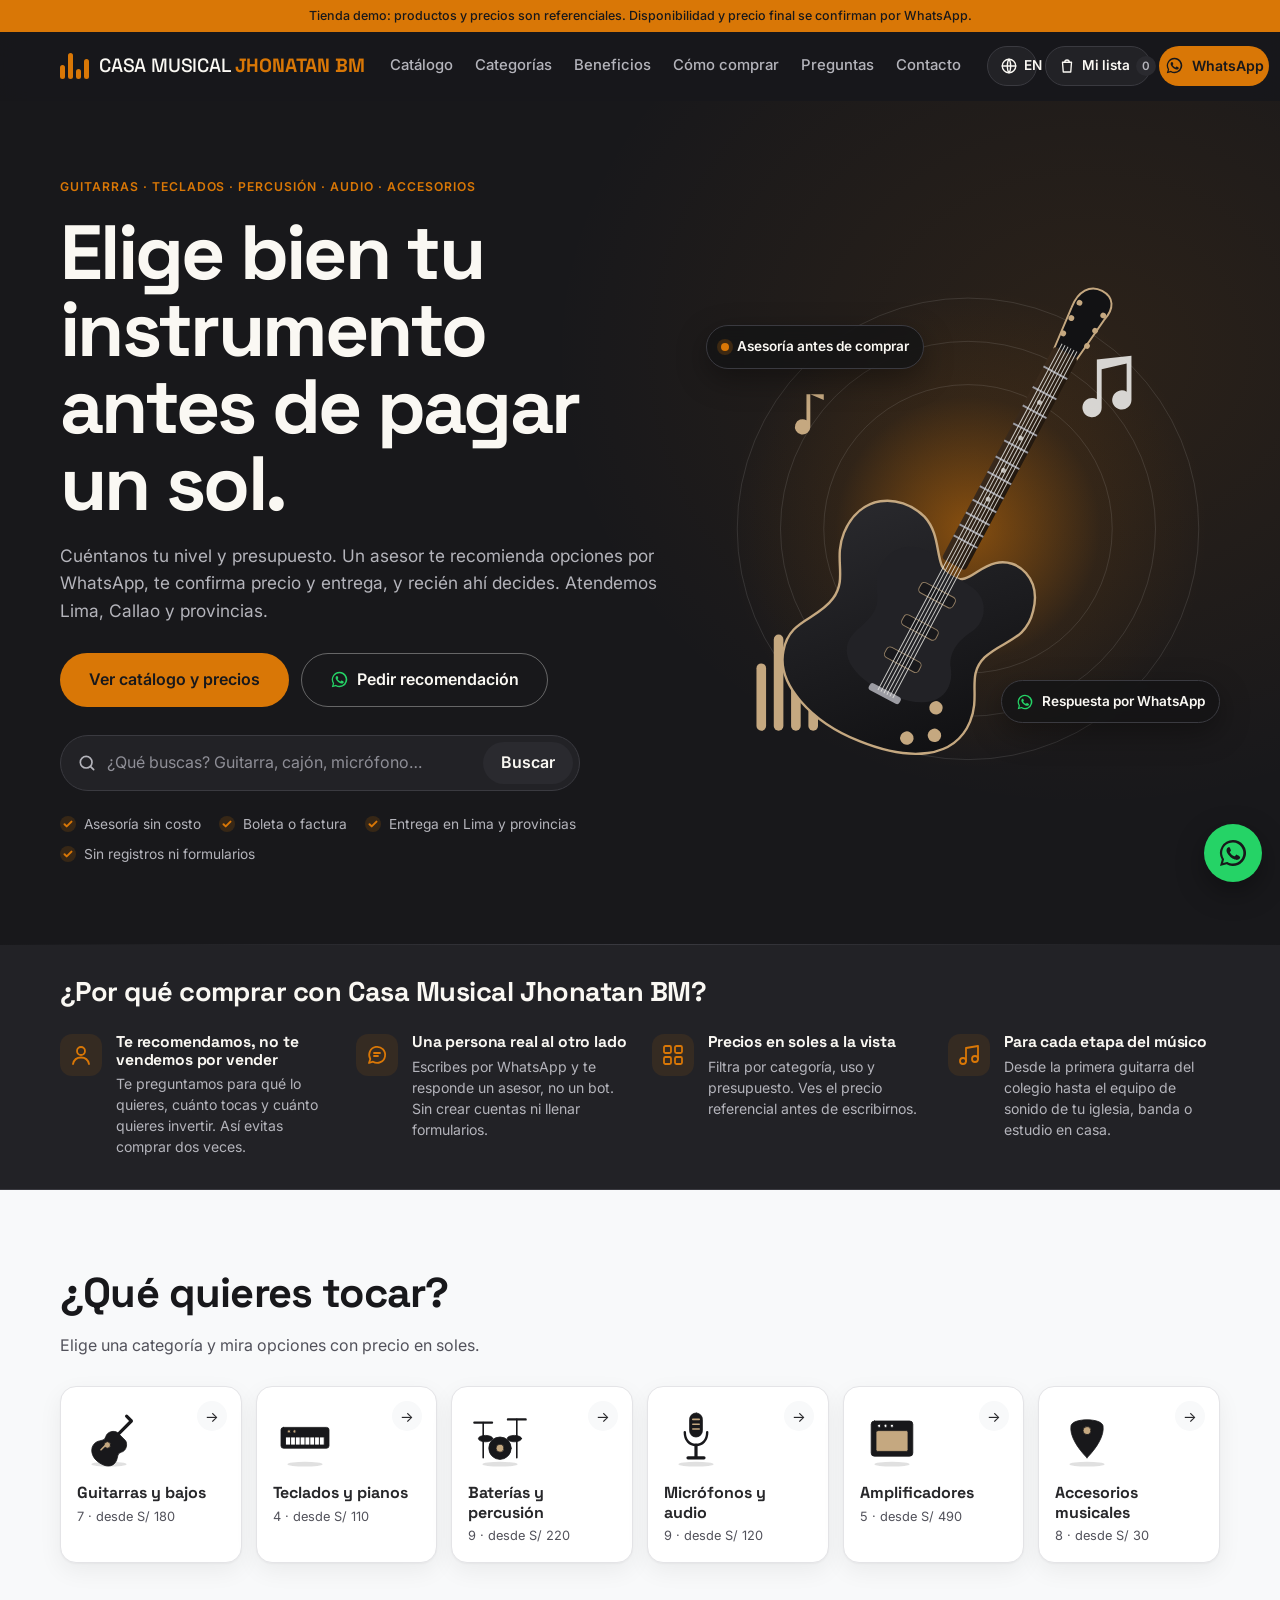
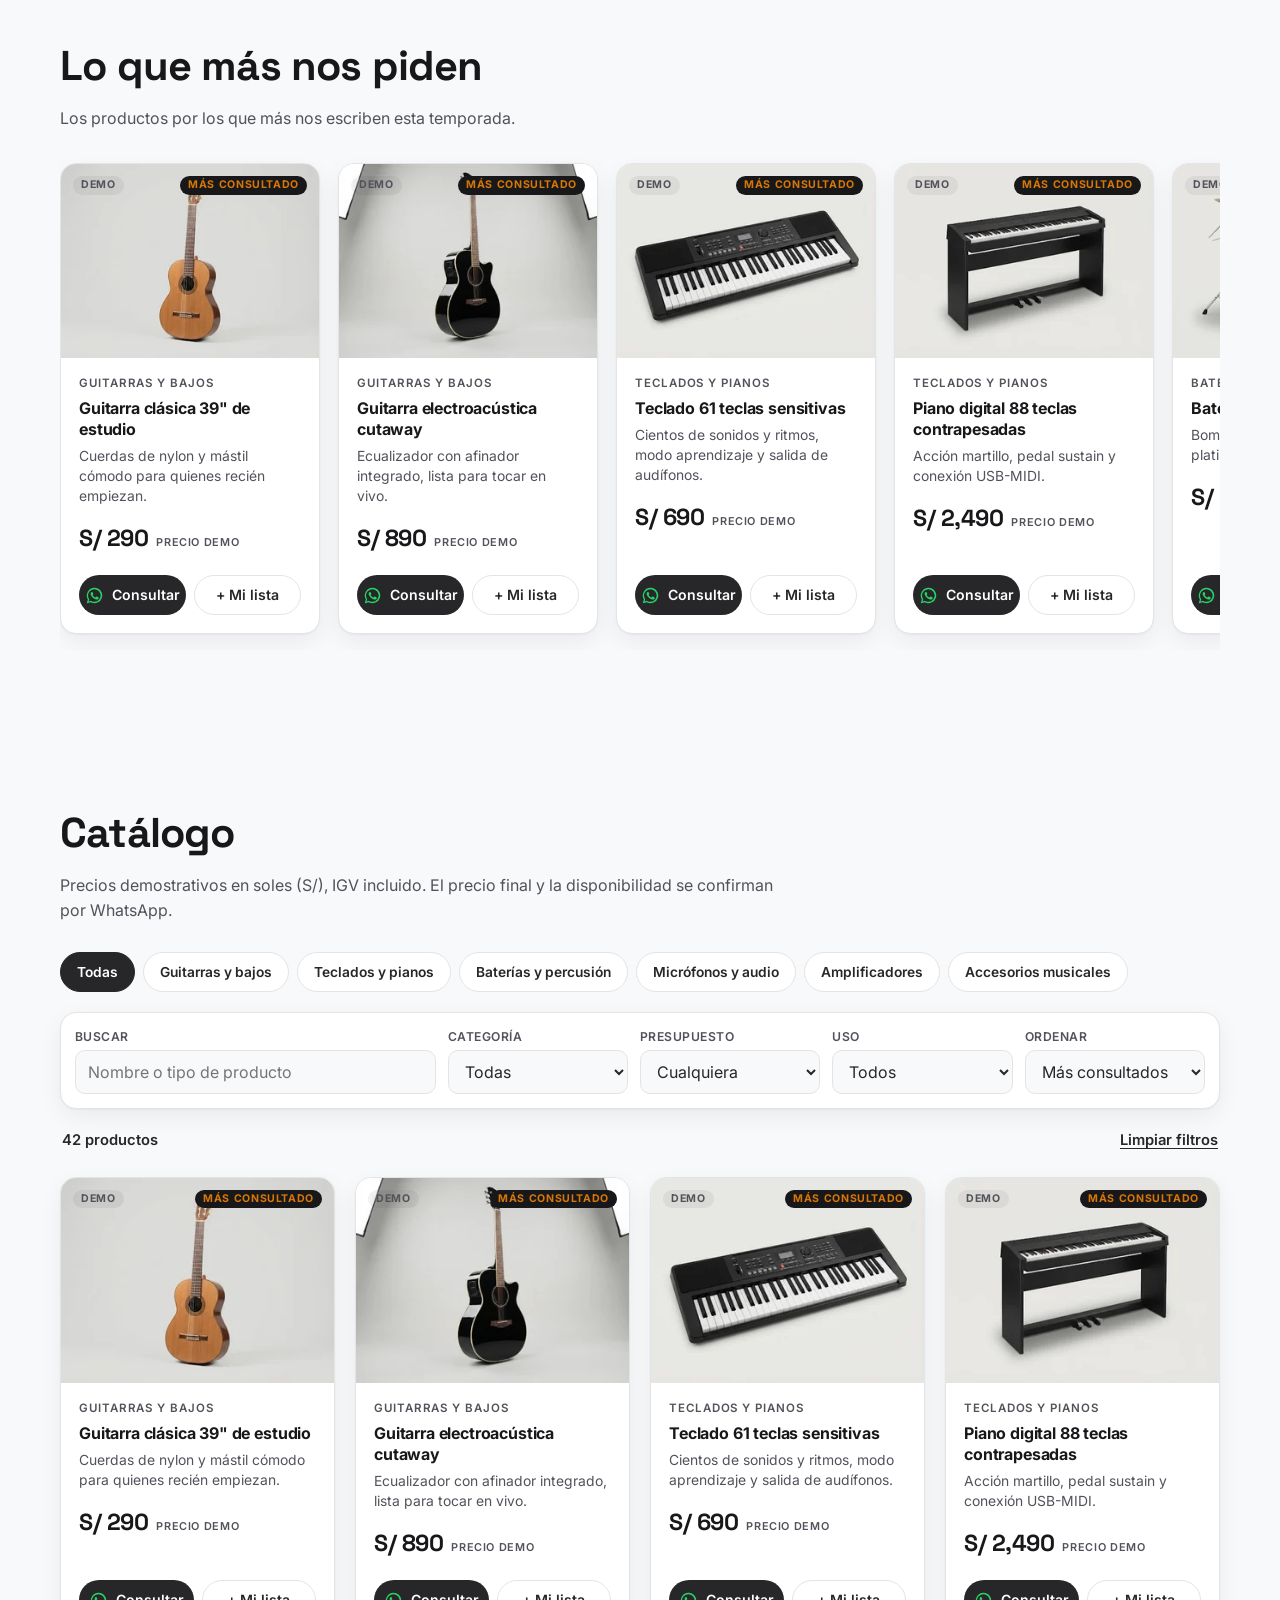
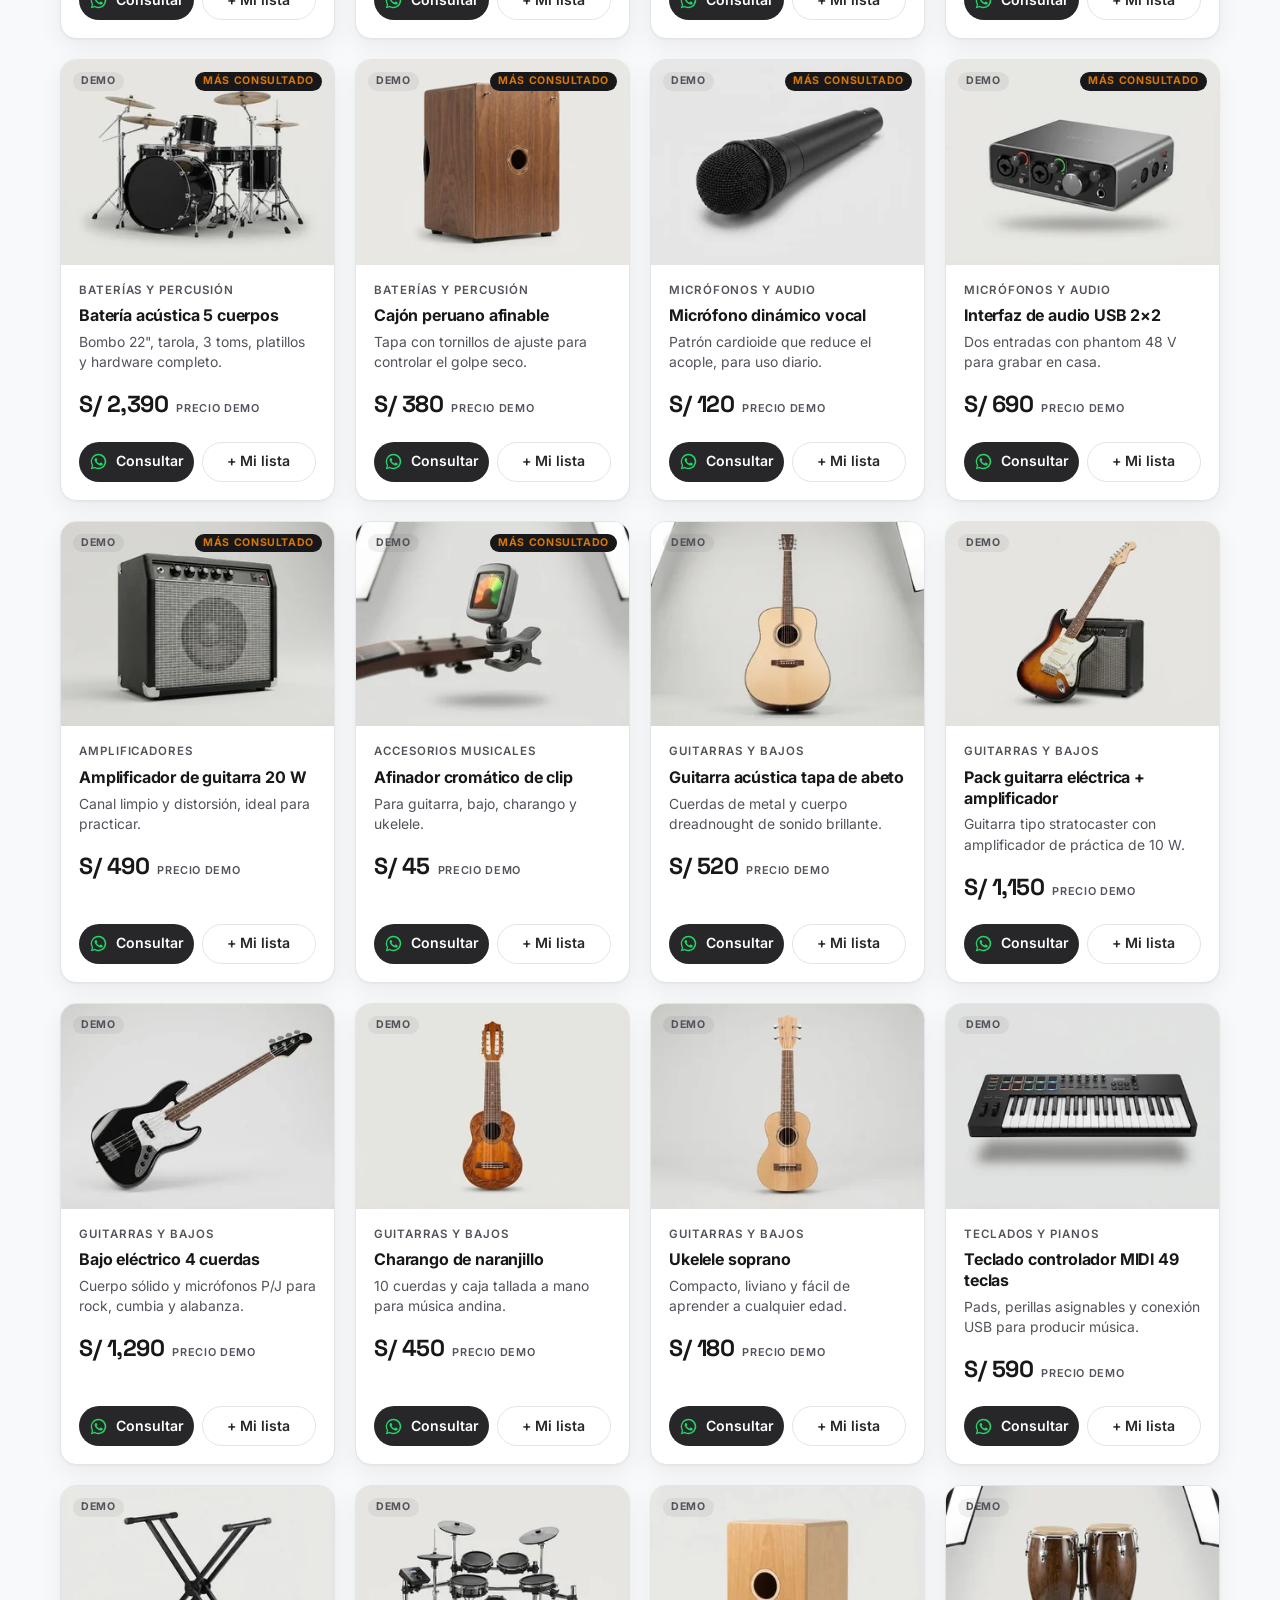
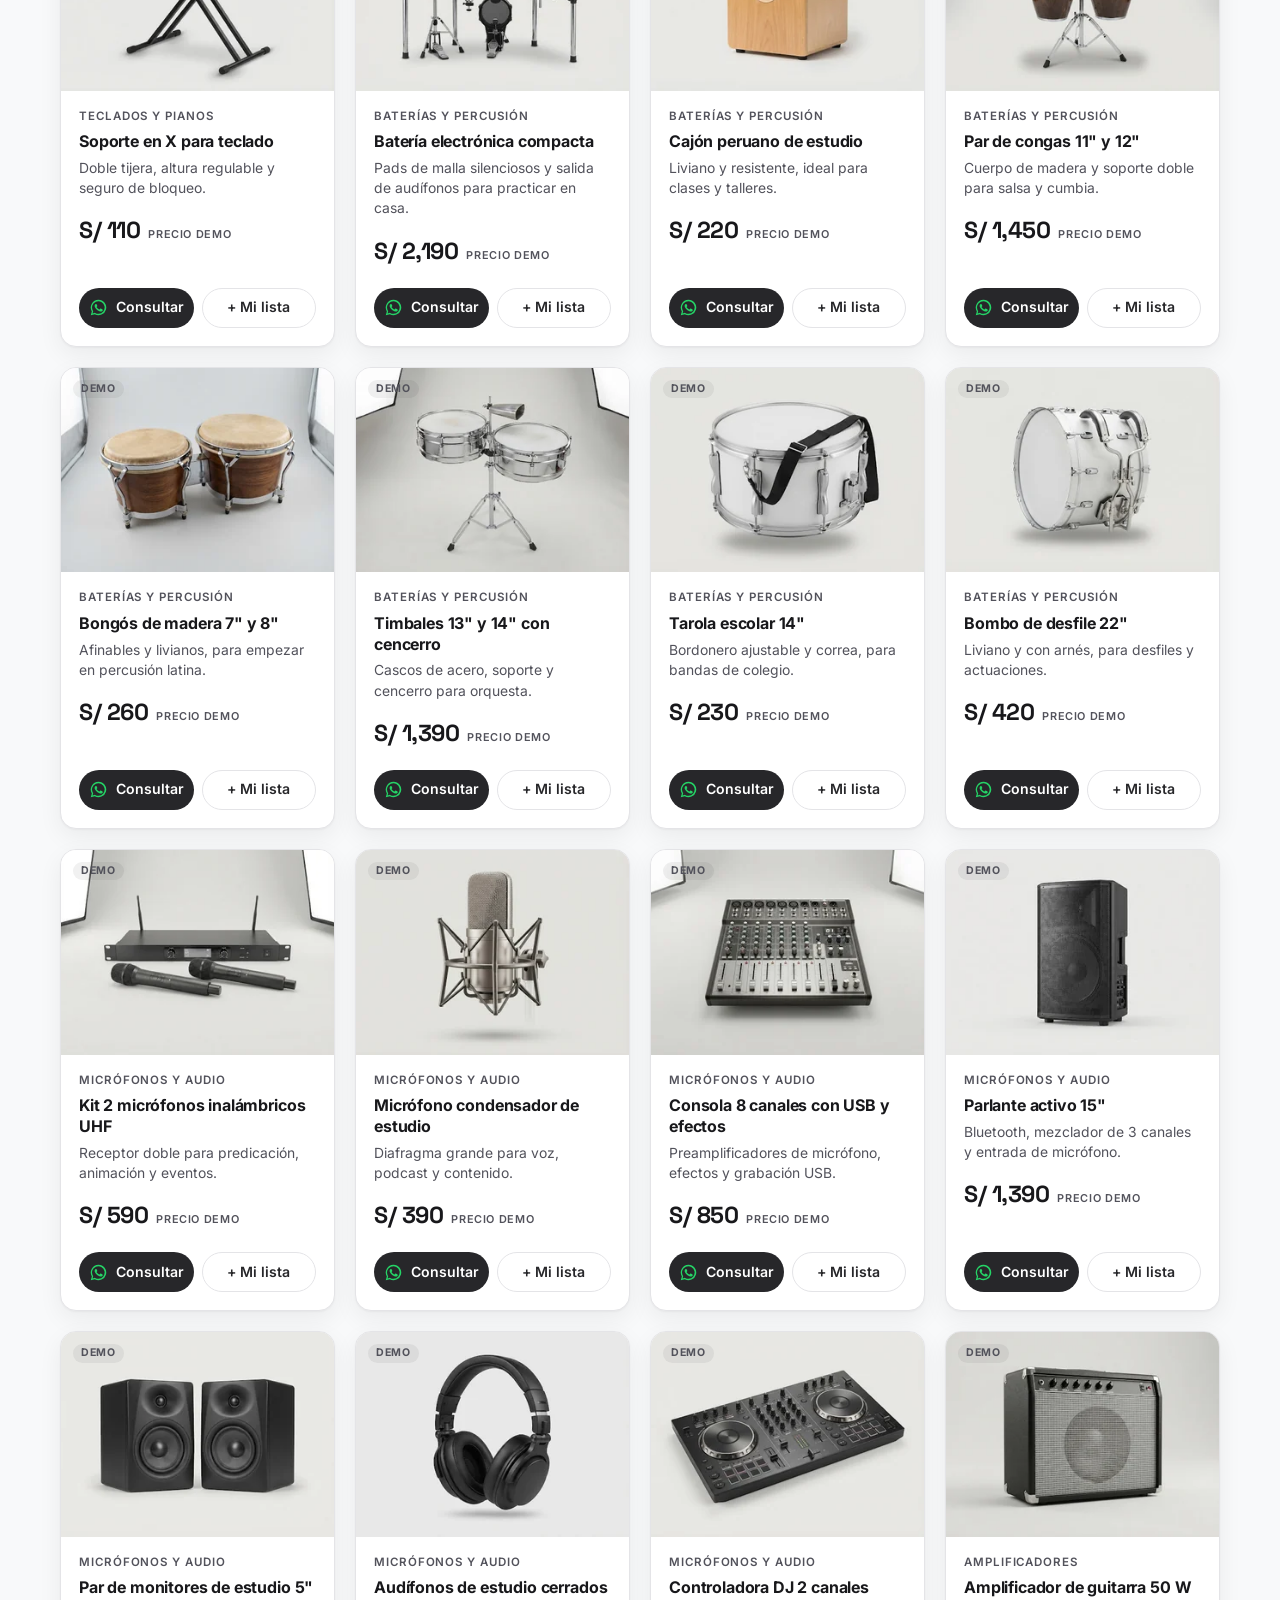
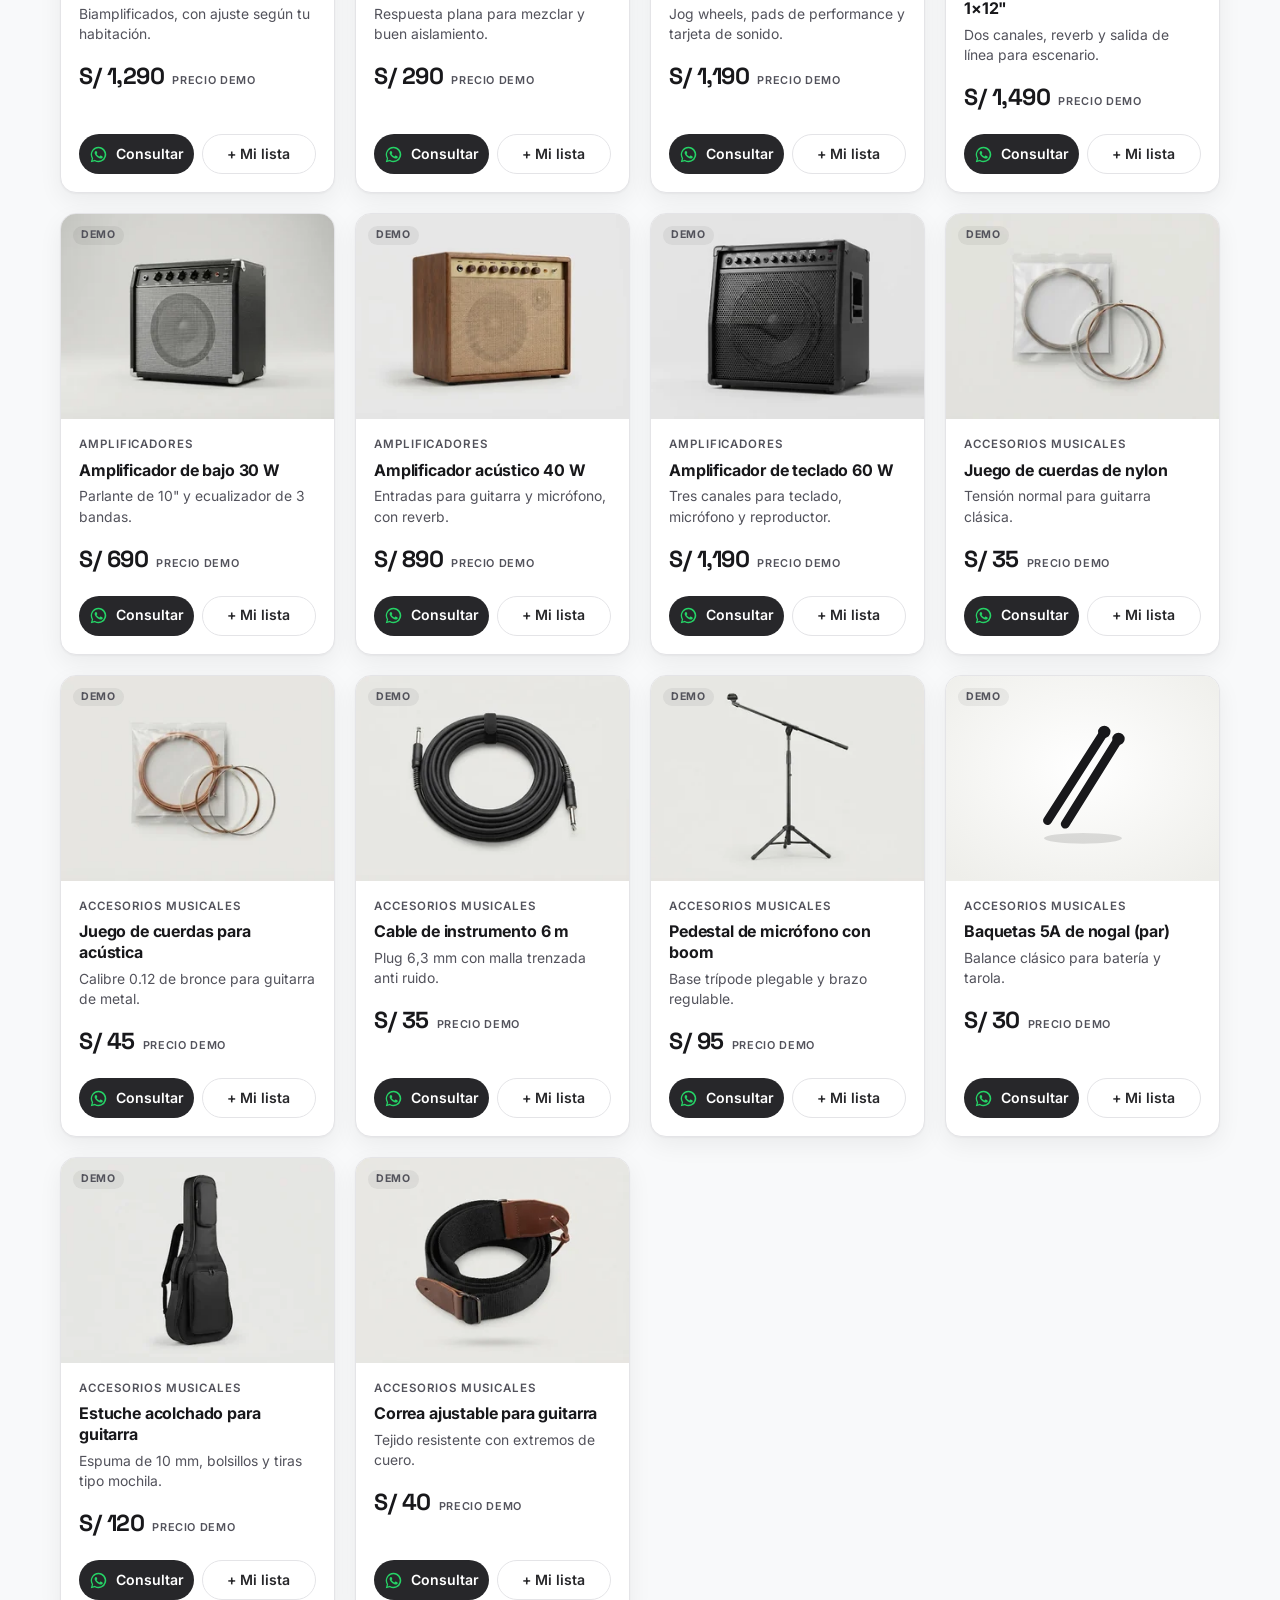
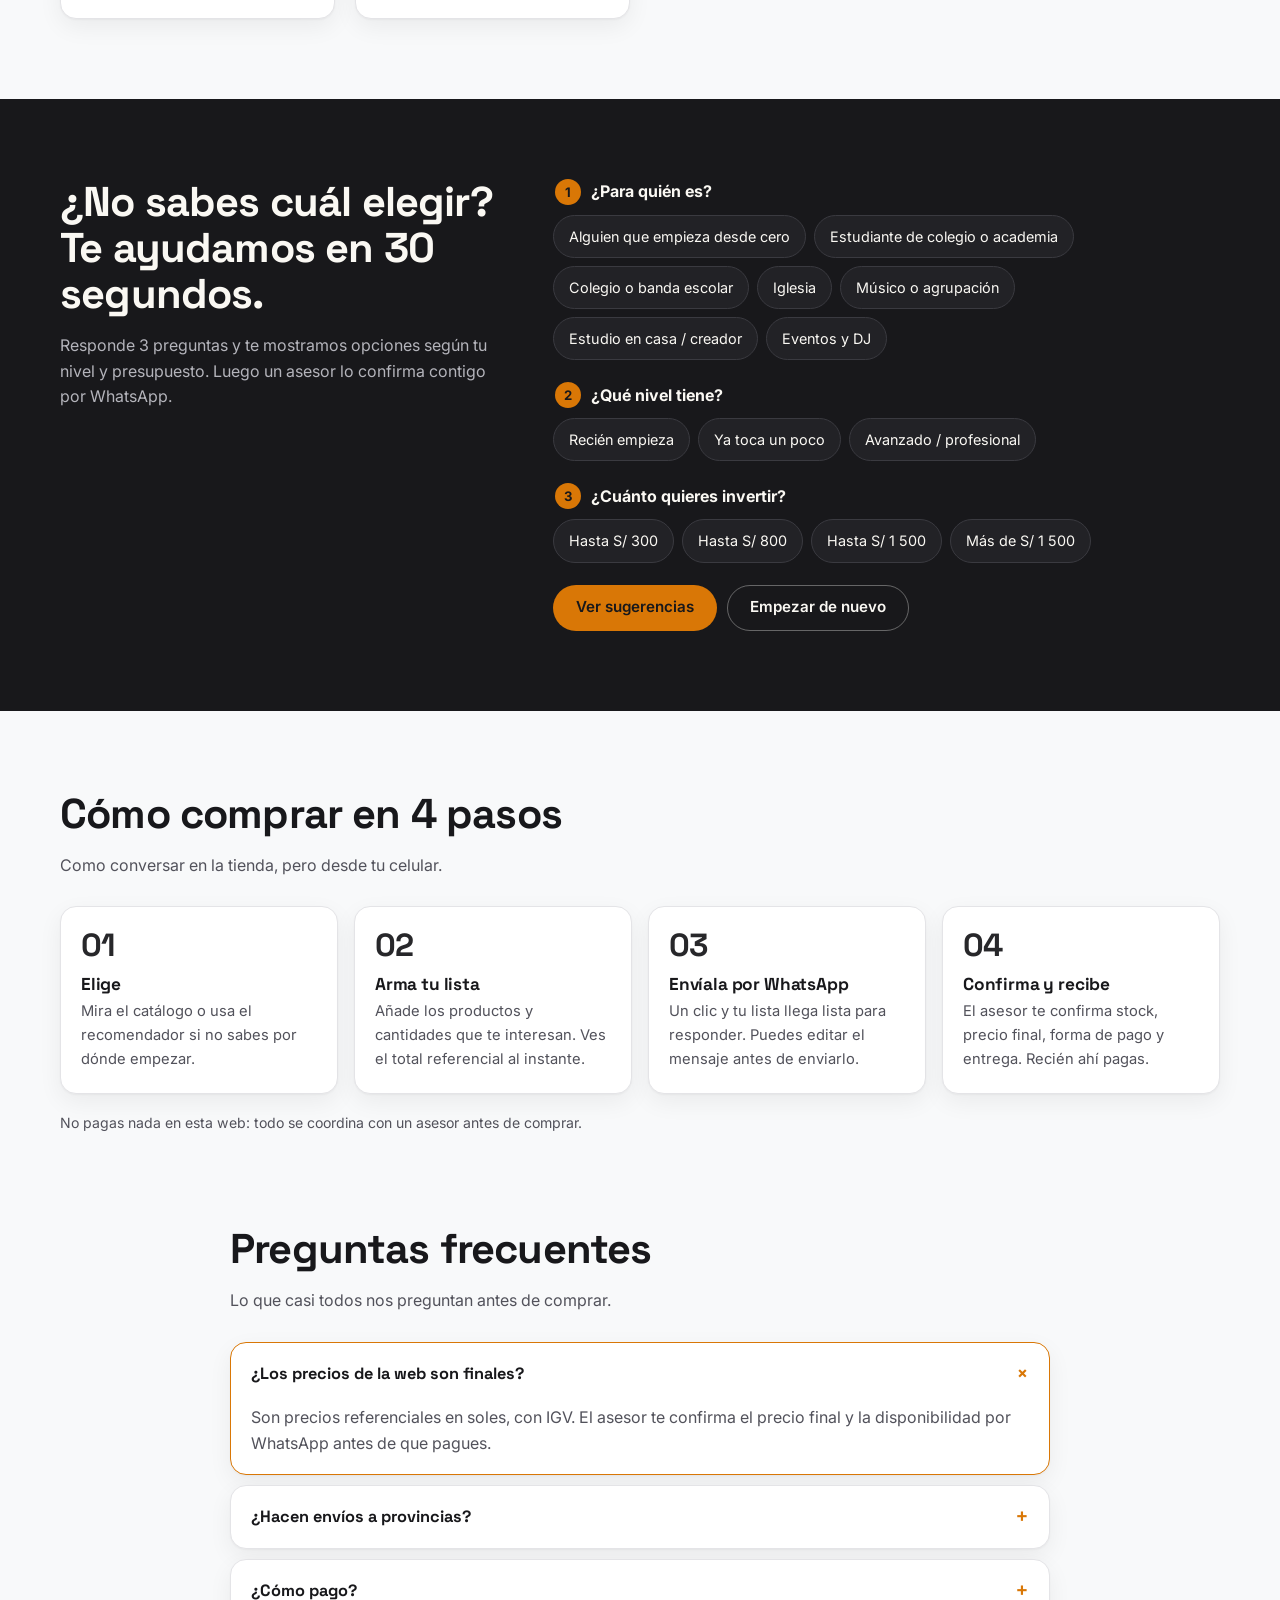
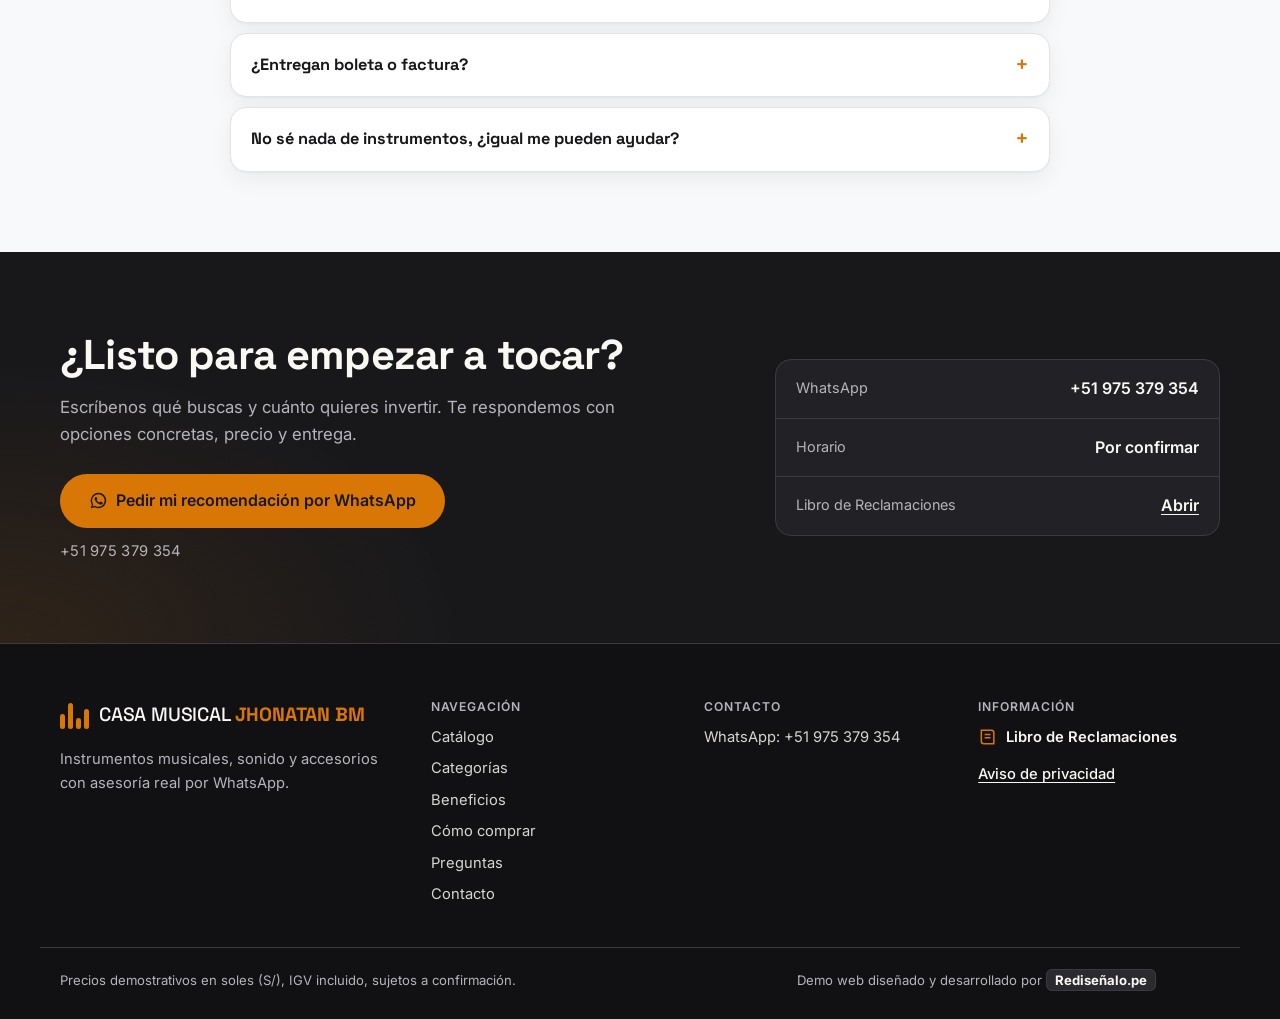
<file: docs/index.html>
<!doctype html>
<html lang="es" class="no-js">
<head>
  <meta charset="utf-8">
  <meta name="viewport" content="width=device-width, initial-scale=1">
  <title>Casa Musical Jhonatan BM · Instrumentos musicales con asesoría por WhatsApp</title>
  <meta name="description" content="Guitarras, teclados, cajones, baterías, micrófonos y sonido con precios en soles. Te asesoramos por WhatsApp según tu nivel y presupuesto. Entregas en Lima, Callao y provincias.">
  <meta name="theme-color" content="#18181B">
  <meta name="color-scheme" content="dark light">
  <link rel="canonical" href="https://casamusicaljhonata-bm.netlify.app/">

  <!-- Open Graph / redes -->
  <meta property="og:type" content="website">
  <meta property="og:locale" content="es_PE">
  <meta property="og:site_name" content="Casa Musical Jhonatan BM">
  <meta property="og:title" content="Casa Musical Jhonatan BM — Elige bien tu instrumento antes de pagar">
  <meta property="og:description" content="Mira precios en soles y pide una recomendación por WhatsApp según tu nivel y presupuesto.">
  <meta property="og:url" content="https://casamusicaljhonata-bm.netlify.app/">
  <meta property="og:image" content="https://casamusicaljhonata-bm.netlify.app/img/og-image.png">
  <meta property="og:image:width" content="1200">
  <meta property="og:image:height" content="630">
  <meta property="og:image:alt" content="Casa Musical Jhonatan BM — Elige bien tu instrumento antes de pagar">
  <meta name="twitter:card" content="summary_large_image">

  <link rel="icon" href="img/favicon.svg" type="image/svg+xml">
  <link rel="preconnect" href="https://fonts.googleapis.com">
  <link rel="preconnect" href="https://fonts.gstatic.com" crossorigin>
  <link rel="stylesheet" href="https://fonts.googleapis.com/css2?family=Inter:wght@400;500;600;700&family=Space+Grotesk:wght@500;700&display=swap">
  <link rel="stylesheet" href="css/styles.css">

  <script type="application/ld+json">
  {
    "@context": "https://schema.org",
    "@type": "MusicStore",
    "name": "Casa Musical Jhonatan BM",
    "slogan": "Tu pasión por la música comienza aquí",
    "description": "Tienda de instrumentos musicales, equipos de sonido y accesorios musicales con asesoría por WhatsApp.",
    "url": "https://casamusicaljhonata-bm.netlify.app/",
    "telephone": "+51 975 379 354",
    "currenciesAccepted": "PEN",
    "areaServed": "PE"
  }
  </script>
</head>
<body>
  <a class="skip" href="#catalogo" data-i18n="nav.catalog">Catálogo</a>

  <p class="demo-bar" role="note" data-i18n="demo.bar">Tienda demo: productos y precios son referenciales.</p>

  <header class="site-header">
    <div class="wrap header-inner">
      <a class="brand" href="#inicio" aria-label="Casa Musical Jhonatan BM, inicio">
        <span class="brand-mark" aria-hidden="true"><i></i><i></i><i></i><i></i></span>
        <span class="brand-text">Casa Musical <b>Jhonatan BM</b></span>
      </a>

      <nav class="main-nav" id="main-nav" aria-label="Principal">
        <a href="#catalogo" data-i18n="nav.catalog">Catálogo</a>
        <a href="#categorias" data-i18n="nav.categories">Categorías</a>
        <a href="#beneficios" data-i18n="nav.benefits">Beneficios</a>
        <a href="#como-comprar" data-i18n="nav.how">Cómo comprar</a>
        <a href="#faq" data-i18n="nav.faq">Preguntas</a>
        <a href="#contacto" data-i18n="nav.contact">Contacto</a>
      </nav>

      <div class="header-actions">
        <button class="icon-btn lang-btn" id="lang-btn" type="button" data-i18n-aria="lang.aria" aria-label="Switch to English">
          <svg viewBox="0 0 24 24" aria-hidden="true"><circle cx="12" cy="12" r="9"/><path d="M3 12h18M12 3c3 3.5 3 14.5 0 18M12 3c-3 3.5-3 14.5 0 18"/></svg>
          <span data-i18n="lang.switch">EN</span>
        </button>
        <button class="icon-btn list-btn" id="list-btn" type="button" aria-haspopup="dialog">
          <svg viewBox="0 0 24 24" aria-hidden="true"><path d="M6 7h12l-1 13H7z"/><path d="M9 7a3 3 0 0 1 6 0"/></svg>
          <span class="list-label" data-i18n="nav.list">Mi lista</span>
          <span class="badge" id="list-count">0</span>
        </button>
        <a class="btn btn-acento btn-sm head-wa" href="https://wa.me/51975379354?text=%C2%A1Hola%2C%20Casa%20Musical%20Jhonatan%20BM%21%20Me%20interesa%20un%20instrumento%20musical%20y%20quisiera%20recibir%20m%C3%A1s%20informaci%C3%B3n." data-wa="general" target="_blank" rel="noopener">
          <svg viewBox="0 0 32 32" aria-hidden="true"><use href="#wa-glyph"/></svg>
          <span data-i18n="nav.wa">WhatsApp</span>
        </a>
        <button class="icon-btn menu-btn" id="menu-btn" type="button" aria-expanded="false" aria-controls="main-nav">
          <svg viewBox="0 0 24 24" aria-hidden="true"><path d="M4 7h16M4 12h16M4 17h16"/></svg>
          <span class="sr-only" data-i18n="nav.menu">Menú</span>
        </button>
      </div>
    </div>
  </header>

  <main>
    <!-- Hero -->
    <section class="hero" id="inicio" aria-labelledby="hero-title">
      <div class="wrap hero-inner">
        <div class="hero-copy">
          <p class="kicker" data-i18n="hero.kicker">Instrumentos musicales · Equipos de sonido · Accesorios</p>
          <h1 id="hero-title" data-i18n="hero.title">Elige bien tu instrumento antes de pagar un sol.</h1>
          <p class="hero-sub" data-i18n="hero.sub">En Casa Musical Jhonatan BM te ayudamos a elegir el instrumento correcto.</p>
          <div class="hero-ctas">
            <a class="btn btn-acento btn-lg" href="#catalogo" data-i18n="hero.cta1">Explorar instrumentos</a>
            <a class="btn btn-ghost btn-lg" href="https://wa.me/51975379354?text=%C2%A1Hola%2C%20Casa%20Musical%20Jhonatan%20BM%21%20Me%20interesa%20un%20instrumento%20musical%20y%20quisiera%20recibir%20m%C3%A1s%20informaci%C3%B3n." data-wa="general" target="_blank" rel="noopener">
              <svg viewBox="0 0 32 32" aria-hidden="true"><use href="#wa-glyph"/></svg>
              <span data-i18n="hero.cta2">Consultar por WhatsApp</span>
            </a>
          </div>
          <form class="hero-search" id="hero-search" role="search">
            <svg viewBox="0 0 24 24" aria-hidden="true"><circle cx="11" cy="11" r="7"/><path d="M20 20l-4-4"/></svg>
            <input type="search" id="hero-q" data-i18n-ph="hero.search" placeholder="Busca guitarra, teclado, micrófono…" aria-label="Buscar productos">
            <button type="submit" data-i18n="hero.searchBtn">Buscar</button>
          </form>
          <ul class="trust" aria-label="Garantías de compra">
            <li data-i18n="trust.1">Asesoría sin costo</li>
            <li data-i18n="trust.2">Boleta o factura</li>
            <li data-i18n="trust.3">Entrega en Lima y provincias</li>
            <li data-i18n="trust.4">Sin registros ni formularios</li>
          </ul>
        </div>

        <div class="hero-visual" aria-hidden="true">
          <svg class="hero-art" viewBox="0 0 520 560" role="presentation">
            <defs>
              <radialGradient id="hg-glow" cx="50%" cy="50%" r="50%">
                <stop offset="0" stop-color="#D97706" stop-opacity=".55"/>
                <stop offset=".55" stop-color="#D97706" stop-opacity=".08"/>
                <stop offset="1" stop-color="#D97706" stop-opacity="0"/>
              </radialGradient>
              <linearGradient id="hg-body" x1="0" y1="0" x2="1" y2="1">
                <stop offset="0" stop-color="#2A2A2E"/>
                <stop offset="1" stop-color="#0E0E10"/>
              </linearGradient>
              <linearGradient id="hg-neck" x1="0" x2="1">
                <stop offset="0" stop-color="#3A2A1C"/>
                <stop offset="1" stop-color="#22180F"/>
              </linearGradient>
            </defs>
            <circle cx="260" cy="290" r="250" fill="url(#hg-glow)"/>
            <g fill="none" stroke="#F5F5F2" stroke-opacity=".12">
              <circle cx="260" cy="290" r="150"/><circle cx="260" cy="290" r="195"/><circle cx="260" cy="290" r="240"/>
            </g>
            <!-- Ecualizador -->
            <g fill="#C5A880">
              <rect class="eq" x="40" y="430" width="10" height="70" rx="5"/>
              <rect class="eq" x="58" y="400" width="10" height="100" rx="5"/>
              <rect class="eq" x="76" y="445" width="10" height="55" rx="5"/>
              <rect class="eq" x="94" y="415" width="10" height="85" rx="5"/>
            </g>
            <!-- Guitarra eléctrica -->
            <g transform="rotate(28 260 290)">
              <path d="M247 36c-2-18 6-30 20-30s20 10 16 26l-6 50h-26z" fill="#121214" stroke="#C5A880" stroke-width="2"/>
              <g fill="#C5A880"><circle cx="252" cy="28" r="3"/><circle cx="252" cy="46" r="3"/><circle cx="252" cy="64" r="3"/><circle cx="280" cy="28" r="3"/><circle cx="280" cy="46" r="3"/><circle cx="280" cy="64" r="3"/></g>
              <rect x="250" y="80" width="28" height="250" rx="4" fill="url(#hg-neck)"/>
              <g stroke="#9C9CA3" stroke-width="2">
                <path d="M250 104h28M250 128h28M250 150h28M250 171h28M250 191h28M250 210h28M250 228h28M250 245h28M250 261h28M250 276h28M250 290h28M250 303h28"/>
              </g>
              <g fill="#F5F5F2" fill-opacity=".7"><circle cx="264" cy="139" r="2.5"/><circle cx="264" cy="181" r="2.5"/><circle cx="264" cy="219" r="2.5"/><circle cx="264" cy="253" r="2.5"/></g>
              <path d="M214 300c-36-10-70 12-66 54 3 30 26 40 22 66-4 28-30 40-20 72 10 34 60 52 114 46 56-6 96-30 92-72-3-30-26-40-18-66 8-24 30-36 22-66-8-34-40-42-58-26-16 14-14 34-34 34-22 0-26-32-54-42z" fill="url(#hg-body)" stroke="#C5A880" stroke-width="2.5"/>
              <path d="M236 330c-24 0-40 16-38 40 2 20 18 26 16 44-2 20-16 32-4 50 14 20 64 22 92 8 20-10 22-30 10-46-10-14-6-30 2-44 8-16 0-36-20-40-20-4-34 4-58-12z" fill="#222226"/>
              <g fill="#18181B" stroke="#C5A880" stroke-opacity=".7"><rect x="244" y="360" width="40" height="12" rx="4"/><rect x="244" y="398" width="40" height="12" rx="4"/><rect x="244" y="436" width="40" height="12" rx="4"/></g>
              <rect x="246" y="478" width="36" height="8" rx="3" fill="#9C9CA3"/>
              <g fill="#C5A880"><circle cx="318" cy="470" r="7"/><circle cx="330" cy="496" r="7"/><circle cx="306" cy="512" r="7"/></g>
              <g stroke="#E8E8E3" stroke-width="1" stroke-opacity=".85">
                <path d="M256 74V482M259.5 74V482M263 74V482M266.5 74V482M270 74V482M273.5 74V482"/>
              </g>
            </g>
            <!-- Notas -->
            <g fill="#F5F5F2">
              <path d="M430 110v46a10 10 0 1 1-5-8.7V118l-26 6v40a10 10 0 1 1-5-8.7V114z" fill-opacity=".85"/>
              <path d="M96 150v34a8 8 0 1 1-4-7V150h18v6z" fill="#C5A880"/>
            </g>
          </svg>
          <span class="hero-chip chip-1"><i class="dot"></i><span data-i18n="hero.chip1">Asesoría personalizada</span></span>
          <span class="hero-chip chip-2"><svg viewBox="0 0 32 32"><use href="#wa-glyph"/></svg><span data-i18n="hero.chip2">Respuesta por WhatsApp</span></span>
        </div>
      </div>
    </section>

    <!-- Beneficios -->
    <section class="benefits" id="beneficios" aria-labelledby="ben-title">
      <div class="wrap">
        <h2 class="ben-title" id="ben-title" data-i18n="ben.title">¿Por qué Casa Musical Jhonatan BM?</h2>
        <ul class="ben-grid">
          <li class="ben reveal">
            <svg viewBox="0 0 24 24" aria-hidden="true"><circle cx="12" cy="8" r="4"/><path d="M4 21c1-4.5 4.5-6.5 8-6.5s7 2 8 6.5"/></svg>
            <div><h3 data-i18n="ben1.t">Asesoría personalizada</h3><p data-i18n="ben1.d"></p></div>
          </li>
          <li class="ben reveal">
            <svg viewBox="0 0 24 24" aria-hidden="true"><path d="M4 20l1.3-4A8 8 0 1 1 8 18.7z"/><path d="M9 10h6M9 13h4"/></svg>
            <div><h3 data-i18n="ben2.t">Consultas rápidas por WhatsApp</h3><p data-i18n="ben2.d"></p></div>
          </li>
          <li class="ben reveal">
            <svg viewBox="0 0 24 24" aria-hidden="true"><rect x="3" y="3" width="7" height="7" rx="1.5"/><rect x="14" y="3" width="7" height="7" rx="1.5"/><rect x="3" y="14" width="7" height="7" rx="1.5"/><rect x="14" y="14" width="7" height="7" rx="1.5"/></svg>
            <div><h3 data-i18n="ben3.t">Catálogo organizado</h3><p data-i18n="ben3.d"></p></div>
          </li>
          <li class="ben reveal">
            <svg viewBox="0 0 24 24" aria-hidden="true"><path d="M9 18V5l12-2v13"/><circle cx="6" cy="18" r="3"/><circle cx="18" cy="16" r="3"/></svg>
            <div><h3 data-i18n="ben4.t">Especialistas en música</h3><p data-i18n="ben4.d"></p></div>
          </li>
        </ul>
      </div>
    </section>

    <!-- Categorías -->
    <section class="section section-light" id="categorias" aria-labelledby="cats-title">
      <div class="wrap">
        <div class="section-head">
          <h2 id="cats-title" data-i18n="cats.title">Explora por categoría</h2>
          <p class="section-sub" data-i18n="cats.sub">Todo para tocar, grabar y sonar mejor.</p>
        </div>
        <div class="cat-grid" id="cat-grid"></div>
      </div>
    </section>

    <!-- Más consultados -->
    <section class="section section-light pt-0" aria-labelledby="pop-title">
      <div class="wrap">
        <div class="section-head">
          <h2 id="pop-title" data-i18n="popular.title">Los más consultados</h2>
          <p class="section-sub" data-i18n="popular.sub"></p>
        </div>
        <div class="scroller" id="popular"></div>
      </div>
    </section>

    <!-- Catálogo -->
    <section class="section section-light section-catalog" id="catalogo" aria-labelledby="cat-title">
      <div class="wrap">
        <div class="section-head">
          <h2 id="cat-title" data-i18n="cat.title">Catálogo</h2>
          <p class="section-sub" data-i18n="cat.sub">Precios demostrativos en soles (S/), IGV incluido.</p>
        </div>

        <div class="cat-chips" id="cat-chips" role="group" aria-label="Categorías"></div>

        <div class="filters" id="filters">
          <label class="f f-search"><span data-i18n="f.search">Buscar</span>
            <input type="search" id="f-q" data-i18n-ph="f.searchPh" placeholder="Nombre o tipo de producto">
          </label>
          <label class="f"><span data-i18n="f.cat">Categoría</span>
            <select id="f-cat"></select>
          </label>
          <label class="f"><span data-i18n="f.budget">Presupuesto</span>
            <select id="f-bud"></select>
          </label>
          <label class="f"><span data-i18n="f.use">Uso</span>
            <select id="f-use"></select>
          </label>
          <label class="f"><span data-i18n="f.sort">Ordenar</span>
            <select id="f-sort"></select>
          </label>
        </div>
        <div class="filters-meta">
          <span id="f-count" aria-live="polite"></span>
          <button class="link-btn" id="f-clear" type="button" data-i18n="f.clear">Limpiar filtros</button>
        </div>

        <div class="grid" id="grid"></div>
        <p class="empty" id="grid-empty" hidden data-i18n="f.empty">No hay productos con esos filtros.</p>
      </div>
    </section>

    <!-- Recomendador -->
    <section class="section section-dark" id="recomendador" aria-labelledby="rec-title">
      <div class="wrap rec">
        <div class="rec-head">
          <h2 id="rec-title" data-i18n="rec.title">¿No sabes cuál elegir?</h2>
          <p data-i18n="rec.sub">Responde 3 preguntas y te sugerimos opciones.</p>
        </div>
        <form class="rec-form" id="rec-form">
          <fieldset>
            <legend><span class="num">1</span> <span data-i18n="rec.q1">¿Para quién es?</span></legend>
            <div class="chips" data-name="who"></div>
          </fieldset>
          <fieldset>
            <legend><span class="num">2</span> <span data-i18n="rec.q2">¿Qué nivel tiene?</span></legend>
            <div class="chips" data-name="lvl"></div>
          </fieldset>
          <fieldset>
            <legend><span class="num">3</span> <span data-i18n="rec.q3">¿Cuánto quieres invertir?</span></legend>
            <div class="chips" data-name="bud"></div>
          </fieldset>
          <div class="rec-actions">
            <button class="btn btn-acento" type="submit" data-i18n="rec.go">Ver sugerencias</button>
            <button class="btn btn-ghost" type="reset" data-i18n="rec.reset">Empezar de nuevo</button>
          </div>
        </form>
        <div class="rec-result" id="rec-result" hidden aria-live="polite"></div>
      </div>
    </section>

    <!-- Cómo comprar -->
    <section class="section section-light" id="como-comprar" aria-labelledby="how-title">
      <div class="wrap">
        <div class="section-head">
          <h2 id="how-title" data-i18n="how.title">Cómo comprar</h2>
          <p class="section-sub" data-i18n="how.sub"></p>
        </div>
        <ol class="steps">
          <li class="reveal"><h3 data-i18n="step1.t"></h3><p data-i18n="step1"></p></li>
          <li class="reveal"><h3 data-i18n="step2.t"></h3><p data-i18n="step2"></p></li>
          <li class="reveal"><h3 data-i18n="step3.t"></h3><p data-i18n="step3"></p></li>
          <li class="reveal"><h3 data-i18n="step4.t"></h3><p data-i18n="step4"></p></li>
        </ol>
        <p class="note" data-i18n="how.note"></p>
      </div>
    </section>

    <!-- Preguntas frecuentes -->
    <section class="section section-light pt-0" id="faq" aria-labelledby="faq-title">
      <div class="wrap faq-wrap">
        <div class="section-head">
          <h2 id="faq-title" data-i18n="faq.title">Preguntas frecuentes</h2>
          <p class="section-sub" data-i18n="faq.sub"></p>
        </div>
        <div class="faq">
          <details class="reveal" open><summary data-i18n="faq.q1"></summary><p data-i18n="faq.a1"></p></details>
          <details class="reveal"><summary data-i18n="faq.q2"></summary><p data-i18n="faq.a2"></p></details>
          <details class="reveal"><summary data-i18n="faq.q3"></summary><p data-i18n="faq.a3"></p></details>
          <details class="reveal"><summary data-i18n="faq.q4"></summary><p data-i18n="faq.a4"></p></details>
          <details class="reveal"><summary data-i18n="faq.q5"></summary><p data-i18n="faq.a5"></p></details>
        </div>
      </div>
    </section>

    <!-- Contacto -->
    <section class="section section-dark contact-band" id="contacto" aria-labelledby="contact-title">
      <div class="wrap contact">
        <div>
          <h2 id="contact-title" data-i18n="contact.title">¿Listo para empezar a tocar?</h2>
          <p class="contact-sub" data-i18n="contact.sub"></p>
          <a class="btn btn-acento btn-lg" href="https://wa.me/51975379354?text=%C2%A1Hola%2C%20Casa%20Musical%20Jhonatan%20BM%21%20Me%20interesa%20un%20instrumento%20musical%20y%20quisiera%20recibir%20m%C3%A1s%20informaci%C3%B3n." data-wa="general" target="_blank" rel="noopener">
            <svg viewBox="0 0 32 32" aria-hidden="true"><use href="#wa-glyph"/></svg>
            <span data-i18n="contact.cta">Pedir mi recomendación por WhatsApp</span>
          </a>
          <p class="contact-num">+51 975 379 354</p>
        </div>
        <dl class="contact-list">
          <div><dt data-i18n="contact.wa">WhatsApp</dt><dd><a href="https://wa.me/51975379354?text=%C2%A1Hola%2C%20Casa%20Musical%20Jhonatan%20BM%21%20Me%20interesa%20un%20instrumento%20musical%20y%20quisiera%20recibir%20m%C3%A1s%20informaci%C3%B3n." data-wa="general" target="_blank" rel="noopener">+51 975 379 354</a></dd></div>
          <div><dt data-i18n="contact.hours">Horario</dt><dd data-i18n="contact.hoursV">Por confirmar</dd></div>
          <div><dt data-i18n="contact.book">Libro de Reclamaciones</dt><dd><button class="link-btn light" type="button" data-open="book-dialog" data-i18n="contact.bookBtn">Abrir</button></dd></div>
        </dl>
      </div>
    </section>
  </main>

  <footer class="site-footer">
    <div class="wrap footer-grid">
      <div class="footer-brand">
        <a class="brand" href="#inicio">
          <span class="brand-mark" aria-hidden="true"><i></i><i></i><i></i><i></i></span>
          <span class="brand-text">Casa Musical <b>Jhonatan BM</b></span>
        </a>
        <p data-i18n="footer.tagline">Tu pasión por la música comienza aquí.</p>
      </div>
      <nav aria-labelledby="fn-title">
        <h2 class="footer-h" id="fn-title" data-i18n="footer.nav">Navegación</h2>
        <ul>
          <li><a href="#catalogo" data-i18n="nav.catalog">Catálogo</a></li>
          <li><a href="#categorias" data-i18n="nav.categories">Categorías</a></li>
          <li><a href="#beneficios" data-i18n="nav.benefits">Beneficios</a></li>
          <li><a href="#como-comprar" data-i18n="nav.how">Cómo comprar</a></li>
          <li><a href="#faq" data-i18n="nav.faq">Preguntas</a></li>
          <li><a href="#contacto" data-i18n="nav.contact">Contacto</a></li>
        </ul>
      </nav>
      <div>
        <h2 class="footer-h" data-i18n="footer.contact">Contacto</h2>
        <ul>
          <li><a href="https://wa.me/51975379354?text=%C2%A1Hola%2C%20Casa%20Musical%20Jhonatan%20BM%21%20Me%20interesa%20un%20instrumento%20musical%20y%20quisiera%20recibir%20m%C3%A1s%20informaci%C3%B3n." data-wa="general" target="_blank" rel="noopener">WhatsApp: +51 975 379 354</a></li>
        </ul>
      </div>
      <div>
        <h2 class="footer-h" data-i18n="footer.legal">Información</h2>
        <ul>
          <li><button class="book-link" type="button" data-open="book-dialog">
            <svg viewBox="0 0 24 24" aria-hidden="true"><path d="M4 4h12a3 3 0 0 1 3 3v13H7a3 3 0 0 1-3-3z"/><path d="M8 9h7M8 13h7"/></svg>
            <span data-i18n="footer.book">Libro de Reclamaciones</span>
          </button></li>
          <li><button class="link-btn light" type="button" data-open="privacy-dialog" data-i18n="footer.privacy">Aviso de privacidad</button></li>
        </ul>
      </div>
    </div>
    <div class="wrap footer-bottom">
      <p data-i18n="footer.prices">Precios demostrativos en soles (S/), IGV incluido, sujetos a confirmación.</p>
      <p class="credit">Demo web diseñado y desarrollado por <strong>Rediseñalo.pe</strong></p>
    </div>
  </footer>

  <!-- WhatsApp flotante -->
  <a class="wa-float" href="https://wa.me/51975379354?text=%C2%A1Hola%2C%20Casa%20Musical%20Jhonatan%20BM%21%20Me%20interesa%20un%20instrumento%20musical%20y%20quisiera%20recibir%20m%C3%A1s%20informaci%C3%B3n." data-wa="general" target="_blank" rel="noopener" data-i18n-aria="wa.float" aria-label="Escríbenos por WhatsApp">
    <svg viewBox="0 0 32 32" aria-hidden="true"><use href="#wa-glyph"/></svg>
  </a>

  <!-- Ficha de producto -->
  <dialog class="dlg dlg-product" id="product-dialog" aria-labelledby="pd-title">
    <button class="dlg-close" type="button" data-close data-i18n-aria="close" aria-label="Cerrar">×</button>
    <div id="pd-body"></div>
  </dialog>

  <!-- Lista de consulta (carrito) -->
  <dialog class="dlg dlg-drawer" id="list-dialog" aria-labelledby="list-title">
    <button class="dlg-close" type="button" data-close data-i18n-aria="close" aria-label="Cerrar">×</button>
    <h2 id="list-title" data-i18n="list.title">Mi lista de consulta</h2>
    <p class="empty" id="list-empty" data-i18n="list.empty"></p>
    <ul class="list-items" id="list-items"></ul>
    <div id="list-form-wrap">
      <div class="list-total"><span data-i18n="list.subtotal">Total referencial</span> <strong id="list-total">S/ 0</strong></div>
      <p class="small" data-i18n="list.subNote"></p>
      <form id="list-form" class="list-form">
        <fieldset>
          <legend data-i18n="list.where">¿Dónde te encuentras?</legend>
          <div class="seg">
            <label><input type="radio" name="zone" value="lima" checked> <span data-i18n="list.zone.lima"></span></label>
            <label><input type="radio" name="zone" value="prov"> <span data-i18n="list.zone.prov"></span></label>
          </div>
          <label class="f" id="district-wrap"><span data-i18n="list.district">Distrito</span>
            <select id="district"></select>
          </label>
          <label class="f" id="city-wrap" hidden><span data-i18n="list.city">Ciudad</span>
            <input type="text" id="city" list="cities" data-i18n-ph="list.cityPh" autocomplete="address-level2">
          </label>
          <datalist id="cities">
            <option>Arequipa</option><option>Trujillo</option><option>Chiclayo</option><option>Piura</option><option>Cusco</option>
            <option>Huancayo</option><option>Iquitos</option><option>Tacna</option><option>Puno</option><option>Juliaca</option>
            <option>Ica</option><option>Cajamarca</option><option>Ayacucho</option><option>Chimbote</option><option>Huánuco</option>
            <option>Pucallpa</option><option>Tarapoto</option><option>Huaraz</option><option>Tumbes</option><option>Moquegua</option>
          </datalist>
        </fieldset>
        <fieldset>
          <legend data-i18n="list.doc">Comprobante que necesitas</legend>
          <div class="seg">
            <label><input type="radio" name="doc" value="boleta" checked> <span data-i18n="list.boleta"></span></label>
            <label><input type="radio" name="doc" value="factura"> <span data-i18n="list.factura"></span></label>
          </div>
        </fieldset>
        <label class="f"><span data-i18n="list.name">Tu nombre (opcional)</span>
          <input type="text" id="cust-name" autocomplete="given-name">
        </label>
        <p class="form-error" id="list-error" hidden data-i18n="list.needLoc"></p>
        <button class="btn btn-wa" type="submit">
          <svg viewBox="0 0 32 32" aria-hidden="true"><use href="#wa-glyph"/></svg>
          <span data-i18n="list.send">Enviar pedido por WhatsApp</span>
        </button>
        <p class="small center" data-i18n="list.hint"></p>
        <button class="link-btn center-block" type="button" id="list-clear" data-i18n="list.clear">Vaciar lista</button>
      </form>
    </div>
  </dialog>

  <dialog class="dlg" id="book-dialog" aria-labelledby="book-title">
    <button class="dlg-close" type="button" data-close data-i18n-aria="close" aria-label="Cerrar">×</button>
    <h2 id="book-title" data-i18n="book.title">Libro de Reclamaciones virtual</h2>
    <p data-i18n="book.d"></p>
    <button class="btn btn-acento" type="button" data-close data-i18n="book.close">Cerrar</button>
  </dialog>

  <dialog class="dlg" id="privacy-dialog" aria-labelledby="privacy-title">
    <button class="dlg-close" type="button" data-close data-i18n-aria="close" aria-label="Cerrar">×</button>
    <h2 id="privacy-title" data-i18n="footer.privacy">Aviso de privacidad</h2>
    <p data-i18n="privacy.d"></p>
    <button class="btn btn-acento" type="button" data-close data-i18n="book.close">Cerrar</button>
  </dialog>

  <div class="toast" id="toast" role="status" aria-live="polite"></div>

  <svg width="0" height="0" style="position:absolute" aria-hidden="true">
    <symbol id="wa-glyph" viewBox="0 0 32 32"><path fill="currentColor" d="M16 3a13 13 0 0 0-11.2 19.6L3 29l6.6-1.7A13 13 0 1 0 16 3zm0 23.6c-2 0-3.9-.5-5.6-1.5l-.4-.2-3.9 1 1-3.8-.3-.4A10.6 10.6 0 1 1 16 26.6zm5.8-7.9c-.3-.2-1.9-.9-2.2-1s-.5-.2-.7.2-.8 1-1 1.2-.4.2-.7.1a8.7 8.7 0 0 1-4.3-3.8c-.3-.6.3-.5 1-1.7.1-.2 0-.4 0-.5l-1-2.4c-.3-.6-.5-.5-.7-.5h-.6c-.2 0-.6.1-.9.4s-1.2 1.1-1.2 2.8 1.2 3.2 1.4 3.5 2.4 3.6 5.8 5c2.1.9 3 1 4 .8.7-.1 1.9-.8 2.2-1.5s.3-1.4.2-1.5-.3-.2-.6-.3z"/></symbol>
  </svg>

  <script src="js/i18n.js" defer></script>
  <script src="js/icons.js" defer></script>
  <script src="js/products.js" defer></script>
  <script src="js/app.js" defer></script>
  <script src="js/track.js" defer></script>
</body>
</html>
</file>
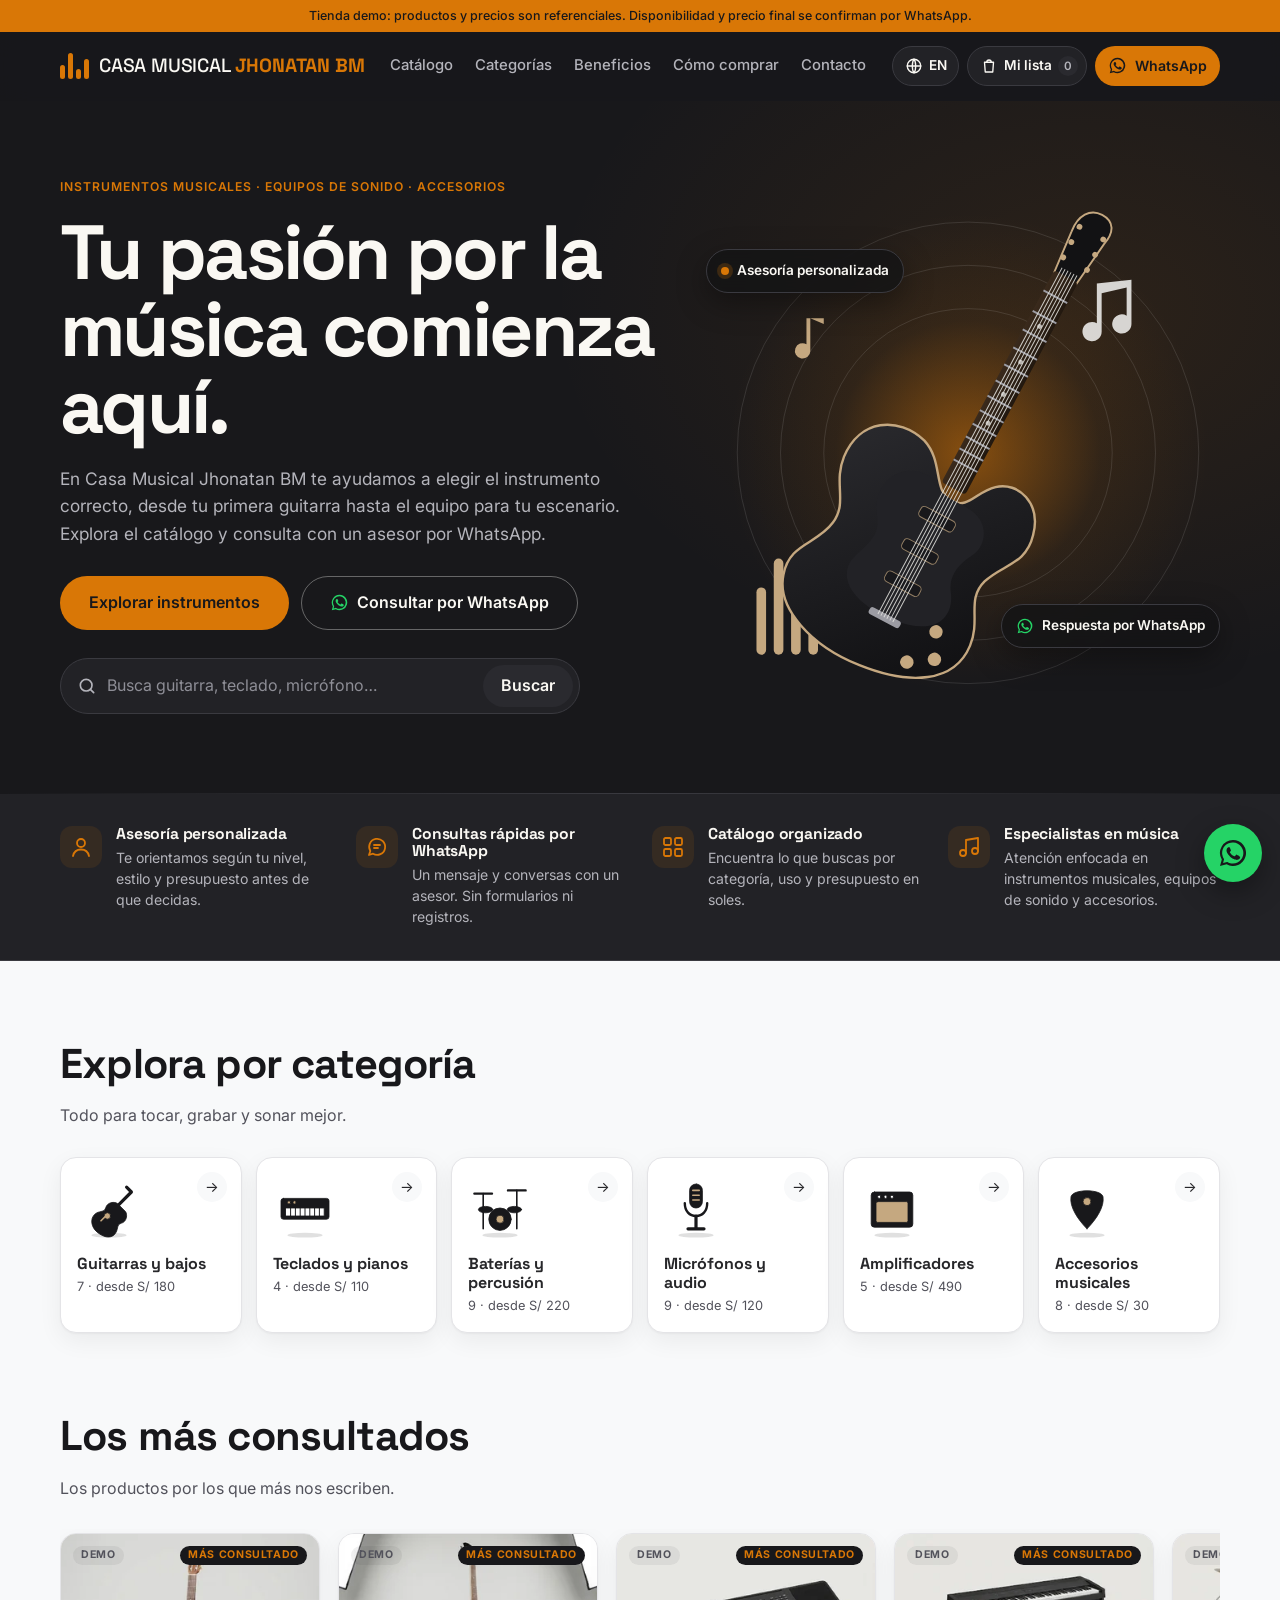
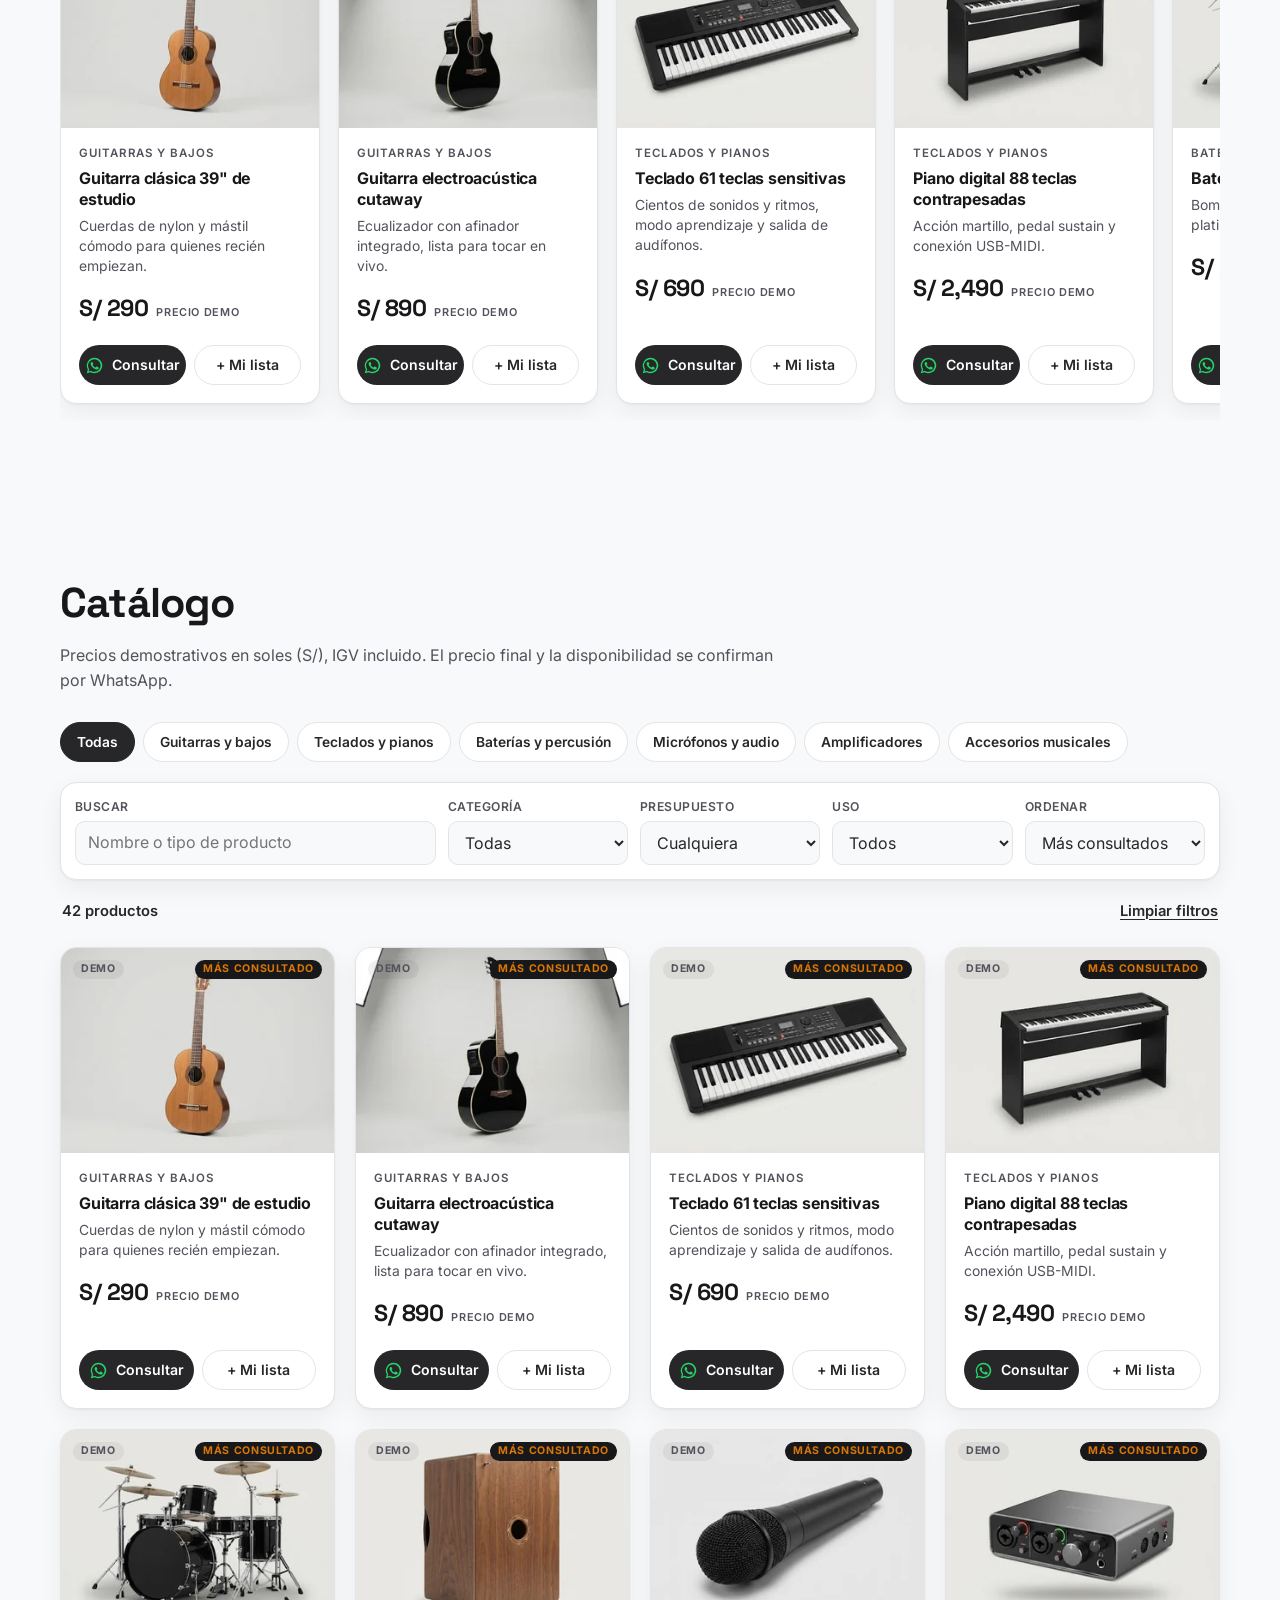
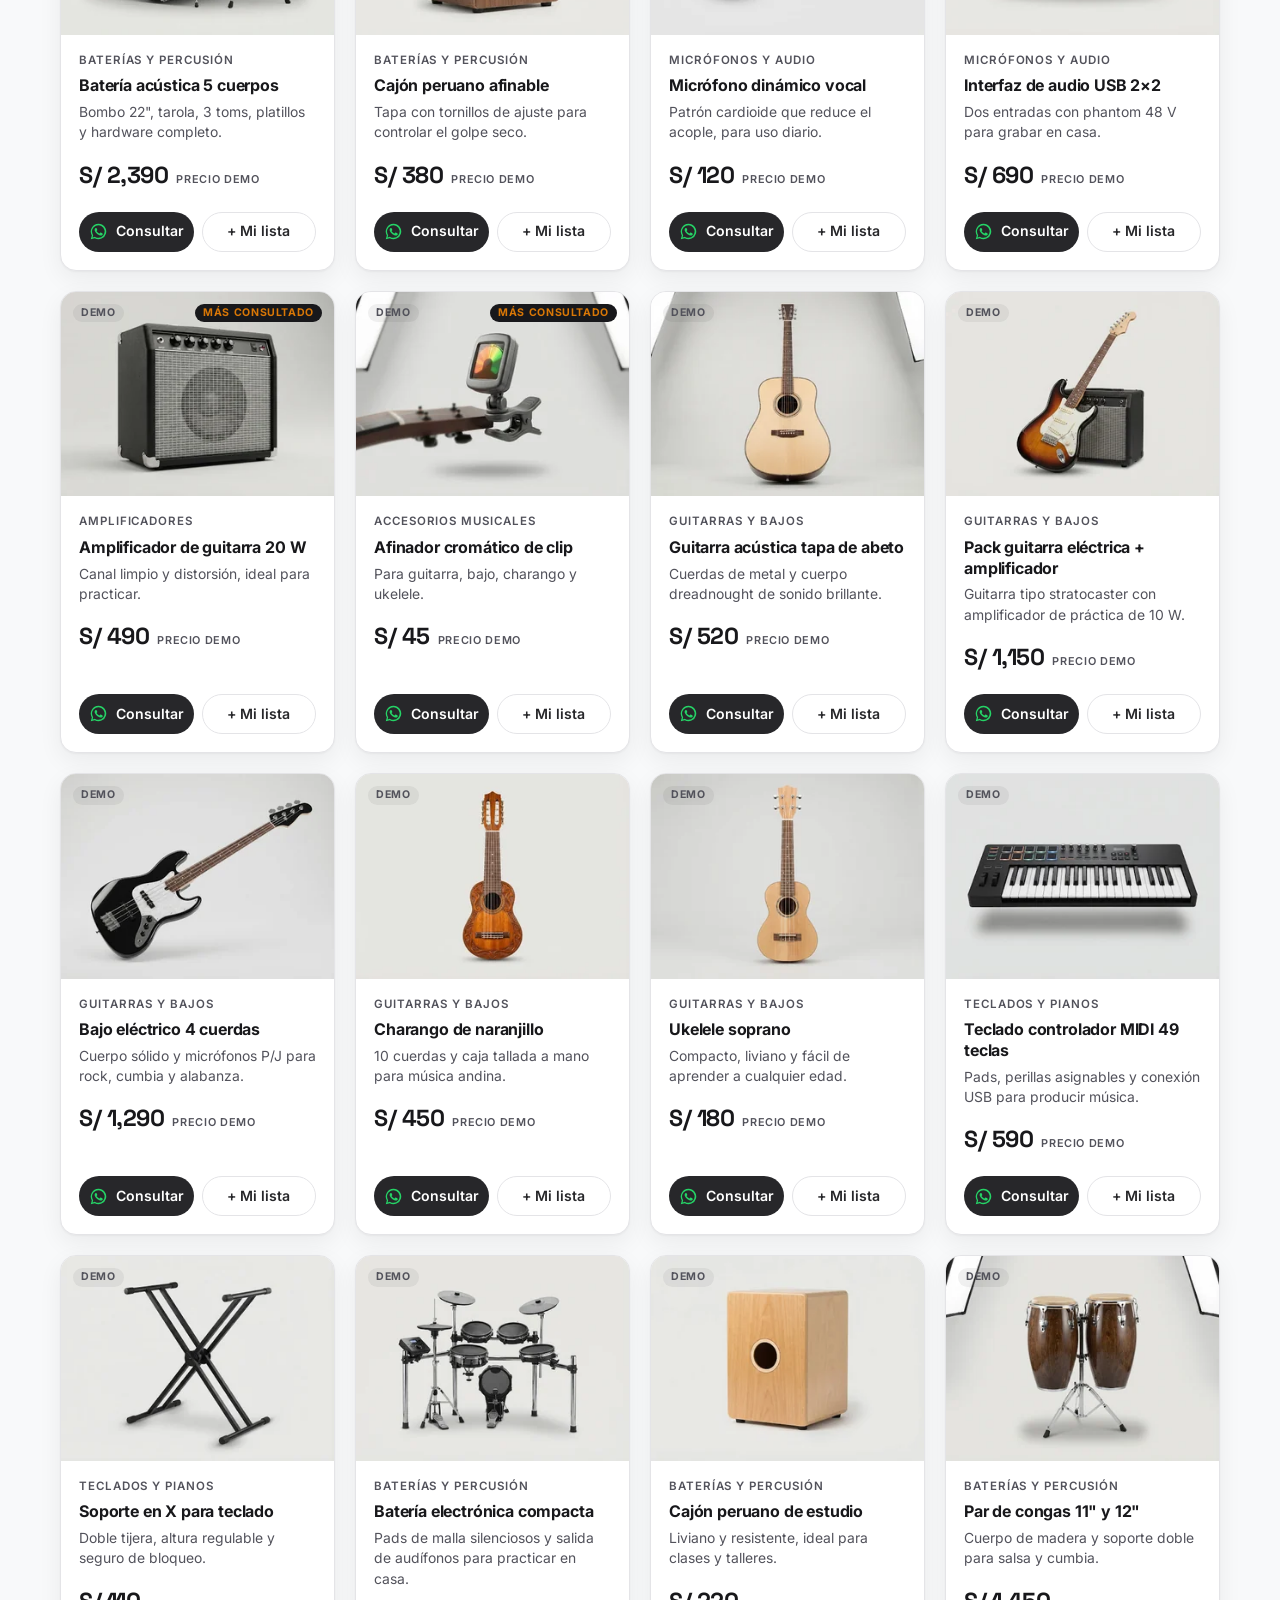
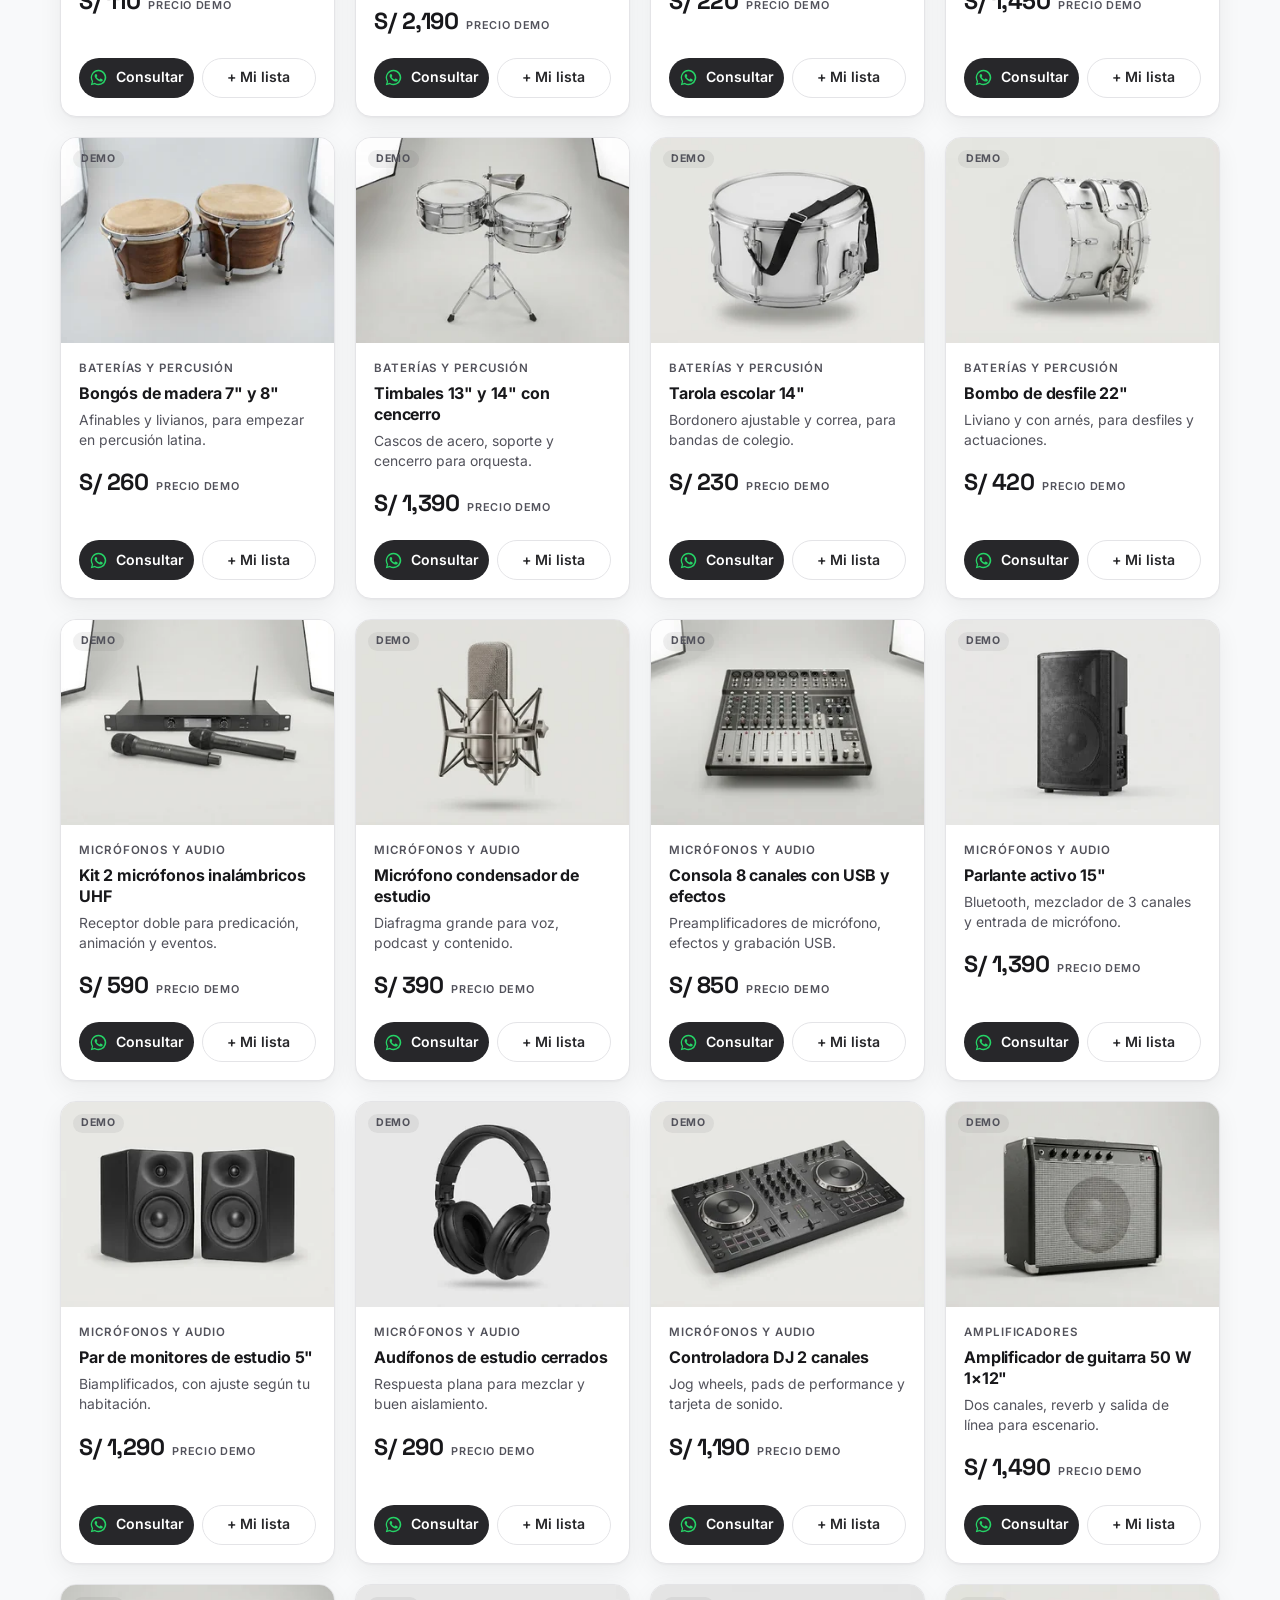
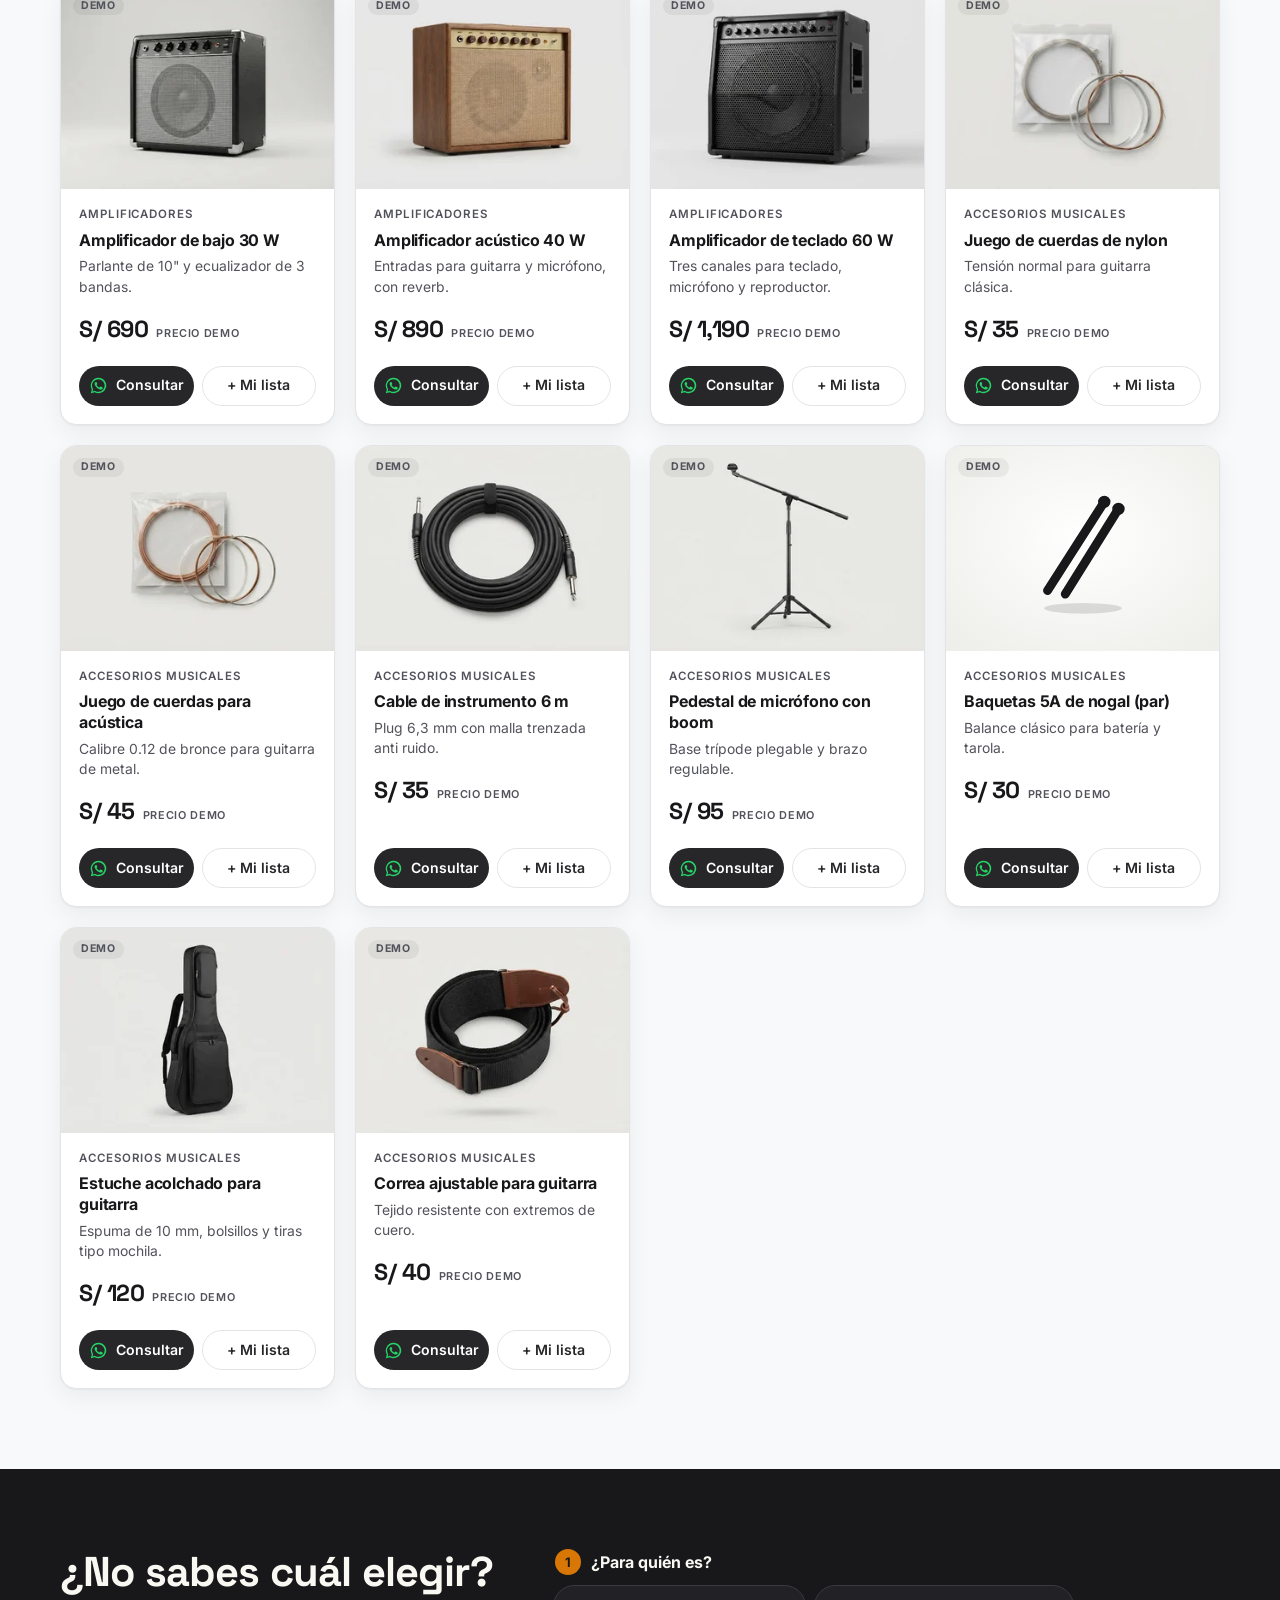
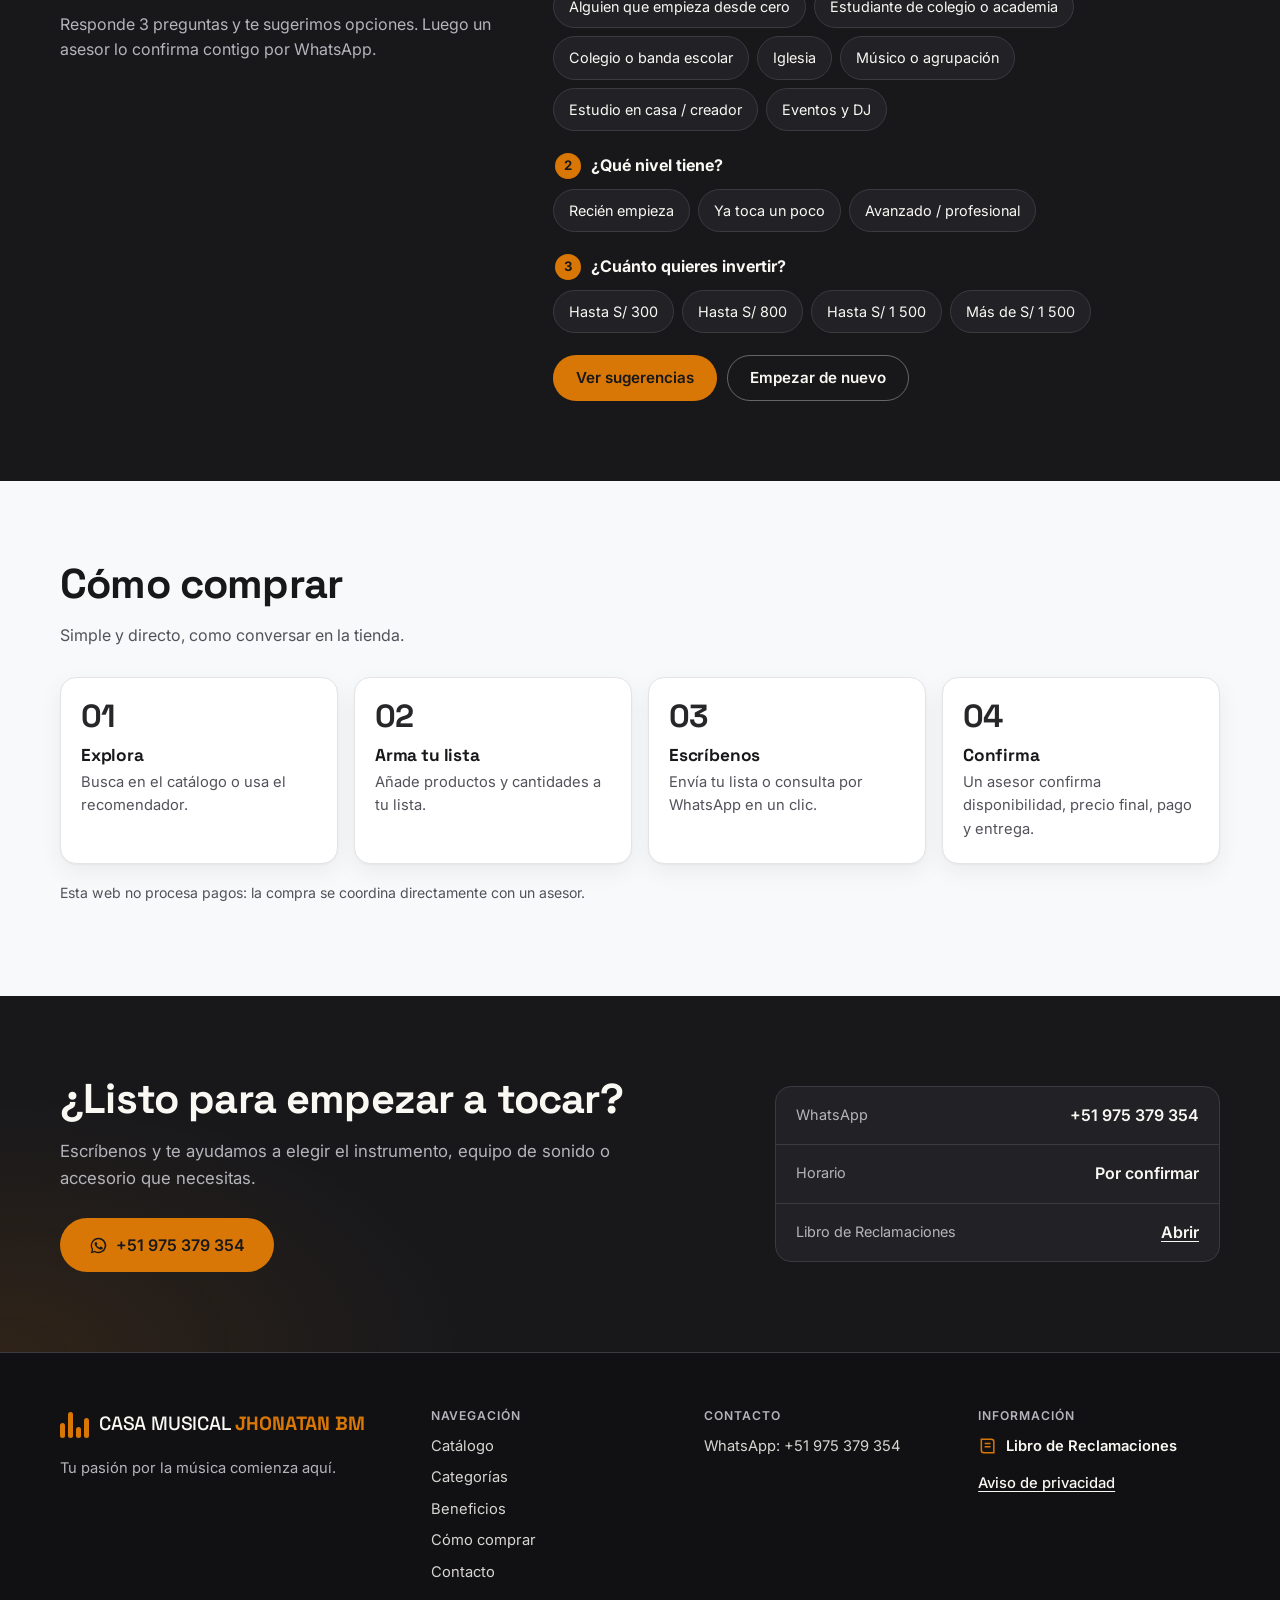
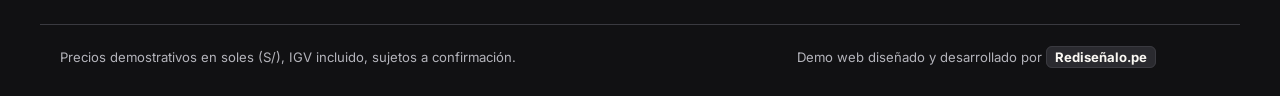
<file: redise-alope-limamusicstore-claude-webpage-products-prices-4ewvha/index.html>
<!doctype html>
<html lang="es" class="no-js">
<head>
  <meta charset="utf-8">
  <meta name="viewport" content="width=device-width, initial-scale=1">
  <title>Casa Musical Jhonatan BM · Instrumentos musicales, equipos de sonido y accesorios</title>
  <meta name="description" content="Casa Musical Jhonatan BM — Tu pasión por la música comienza aquí. Guitarras, teclados, baterías, micrófonos, amplificadores y accesorios musicales con asesoría personalizada por WhatsApp.">
  <meta name="theme-color" content="#18181B">
  <meta name="color-scheme" content="dark light">
  <link rel="canonical" href="https://sigueelritmo-demo-2026.netlify.app/">

  <!-- Open Graph / redes -->
  <meta property="og:type" content="website">
  <meta property="og:locale" content="es_PE">
  <meta property="og:site_name" content="Casa Musical Jhonatan BM">
  <meta property="og:title" content="Casa Musical Jhonatan BM — Tu pasión por la música comienza aquí">
  <meta property="og:description" content="Instrumentos musicales, equipos de sonido y accesorios musicales. Explora el catálogo y consulta por WhatsApp.">
  <meta property="og:url" content="https://sigueelritmo-demo-2026.netlify.app/">
  <meta property="og:image" content="https://sigueelritmo-demo-2026.netlify.app/img/og-image.png">
  <meta property="og:image:width" content="1200">
  <meta property="og:image:height" content="630">
  <meta property="og:image:alt" content="Casa Musical Jhonatan BM — Tu pasión por la música comienza aquí">
  <meta name="twitter:card" content="summary_large_image">

  <link rel="icon" href="img/favicon.svg" type="image/svg+xml">
  <link rel="preconnect" href="https://fonts.googleapis.com">
  <link rel="preconnect" href="https://fonts.gstatic.com" crossorigin>
  <link rel="stylesheet" href="https://fonts.googleapis.com/css2?family=Inter:wght@400;500;600;700&family=Space+Grotesk:wght@500;700&display=swap">
  <link rel="stylesheet" href="css/styles.css">

  <script type="application/ld+json">
  {
    "@context": "https://schema.org",
    "@type": "MusicStore",
    "name": "Casa Musical Jhonatan BM",
    "slogan": "Tu pasión por la música comienza aquí",
    "description": "Tienda de instrumentos musicales, equipos de sonido y accesorios musicales con asesoría por WhatsApp.",
    "url": "https://sigueelritmo-demo-2026.netlify.app/",
    "telephone": "+51 975 379 354",
    "currenciesAccepted": "PEN",
    "areaServed": "PE"
  }
  </script>
</head>
<body>
  <a class="skip" href="#catalogo" data-i18n="nav.catalog">Catálogo</a>

  <p class="demo-bar" role="note" data-i18n="demo.bar">Tienda demo: productos y precios son referenciales.</p>

  <header class="site-header">
    <div class="wrap header-inner">
      <a class="brand" href="#inicio" aria-label="Casa Musical Jhonatan BM, inicio">
        <span class="brand-mark" aria-hidden="true"><i></i><i></i><i></i><i></i></span>
        <span class="brand-text">Casa Musical <b>Jhonatan BM</b></span>
      </a>

      <nav class="main-nav" id="main-nav" aria-label="Principal">
        <a href="#catalogo" data-i18n="nav.catalog">Catálogo</a>
        <a href="#categorias" data-i18n="nav.categories">Categorías</a>
        <a href="#beneficios" data-i18n="nav.benefits">Beneficios</a>
        <a href="#como-comprar" data-i18n="nav.how">Cómo comprar</a>
        <a href="#contacto" data-i18n="nav.contact">Contacto</a>
      </nav>

      <div class="header-actions">
        <button class="icon-btn lang-btn" id="lang-btn" type="button" data-i18n-aria="lang.aria" aria-label="Switch to English">
          <svg viewBox="0 0 24 24" aria-hidden="true"><circle cx="12" cy="12" r="9"/><path d="M3 12h18M12 3c3 3.5 3 14.5 0 18M12 3c-3 3.5-3 14.5 0 18"/></svg>
          <span data-i18n="lang.switch">EN</span>
        </button>
        <button class="icon-btn list-btn" id="list-btn" type="button" aria-haspopup="dialog">
          <svg viewBox="0 0 24 24" aria-hidden="true"><path d="M6 7h12l-1 13H7z"/><path d="M9 7a3 3 0 0 1 6 0"/></svg>
          <span class="list-label" data-i18n="nav.list">Mi lista</span>
          <span class="badge" id="list-count">0</span>
        </button>
        <a class="btn btn-acento btn-sm head-wa" href="https://wa.me/51975379354?text=%C2%A1Hola%2C%20Casa%20Musical%20Jhonatan%20BM%21%20Me%20interesa%20un%20instrumento%20musical%20y%20quisiera%20recibir%20m%C3%A1s%20informaci%C3%B3n." data-wa="general" target="_blank" rel="noopener">
          <svg viewBox="0 0 32 32" aria-hidden="true"><use href="#wa-glyph"/></svg>
          <span data-i18n="nav.wa">WhatsApp</span>
        </a>
        <button class="icon-btn menu-btn" id="menu-btn" type="button" aria-expanded="false" aria-controls="main-nav">
          <svg viewBox="0 0 24 24" aria-hidden="true"><path d="M4 7h16M4 12h16M4 17h16"/></svg>
          <span class="sr-only" data-i18n="nav.menu">Menú</span>
        </button>
      </div>
    </div>
  </header>

  <main>
    <!-- Hero -->
    <section class="hero" id="inicio" aria-labelledby="hero-title">
      <div class="wrap hero-inner">
        <div class="hero-copy">
          <p class="kicker" data-i18n="hero.kicker">Instrumentos musicales · Equipos de sonido · Accesorios</p>
          <h1 id="hero-title" data-i18n="hero.title">Tu pasión por la música comienza aquí.</h1>
          <p class="hero-sub" data-i18n="hero.sub">En Casa Musical Jhonatan BM te ayudamos a elegir el instrumento correcto.</p>
          <div class="hero-ctas">
            <a class="btn btn-acento btn-lg" href="#catalogo" data-i18n="hero.cta1">Explorar instrumentos</a>
            <a class="btn btn-ghost btn-lg" href="https://wa.me/51975379354?text=%C2%A1Hola%2C%20Casa%20Musical%20Jhonatan%20BM%21%20Me%20interesa%20un%20instrumento%20musical%20y%20quisiera%20recibir%20m%C3%A1s%20informaci%C3%B3n." data-wa="general" target="_blank" rel="noopener">
              <svg viewBox="0 0 32 32" aria-hidden="true"><use href="#wa-glyph"/></svg>
              <span data-i18n="hero.cta2">Consultar por WhatsApp</span>
            </a>
          </div>
          <form class="hero-search" id="hero-search" role="search">
            <svg viewBox="0 0 24 24" aria-hidden="true"><circle cx="11" cy="11" r="7"/><path d="M20 20l-4-4"/></svg>
            <input type="search" id="hero-q" data-i18n-ph="hero.search" placeholder="Busca guitarra, teclado, micrófono…" aria-label="Buscar productos">
            <button type="submit" data-i18n="hero.searchBtn">Buscar</button>
          </form>
        </div>

        <div class="hero-visual" aria-hidden="true">
          <svg class="hero-art" viewBox="0 0 520 560" role="presentation">
            <defs>
              <radialGradient id="hg-glow" cx="50%" cy="50%" r="50%">
                <stop offset="0" stop-color="#D97706" stop-opacity=".55"/>
                <stop offset=".55" stop-color="#D97706" stop-opacity=".08"/>
                <stop offset="1" stop-color="#D97706" stop-opacity="0"/>
              </radialGradient>
              <linearGradient id="hg-body" x1="0" y1="0" x2="1" y2="1">
                <stop offset="0" stop-color="#2A2A2E"/>
                <stop offset="1" stop-color="#0E0E10"/>
              </linearGradient>
              <linearGradient id="hg-neck" x1="0" x2="1">
                <stop offset="0" stop-color="#3A2A1C"/>
                <stop offset="1" stop-color="#22180F"/>
              </linearGradient>
            </defs>
            <circle cx="260" cy="290" r="250" fill="url(#hg-glow)"/>
            <g fill="none" stroke="#F5F5F2" stroke-opacity=".12">
              <circle cx="260" cy="290" r="150"/><circle cx="260" cy="290" r="195"/><circle cx="260" cy="290" r="240"/>
            </g>
            <!-- Ecualizador -->
            <g fill="#C5A880">
              <rect class="eq" x="40" y="430" width="10" height="70" rx="5"/>
              <rect class="eq" x="58" y="400" width="10" height="100" rx="5"/>
              <rect class="eq" x="76" y="445" width="10" height="55" rx="5"/>
              <rect class="eq" x="94" y="415" width="10" height="85" rx="5"/>
            </g>
            <!-- Guitarra eléctrica -->
            <g transform="rotate(28 260 290)">
              <path d="M247 36c-2-18 6-30 20-30s20 10 16 26l-6 50h-26z" fill="#121214" stroke="#C5A880" stroke-width="2"/>
              <g fill="#C5A880"><circle cx="252" cy="28" r="3"/><circle cx="252" cy="46" r="3"/><circle cx="252" cy="64" r="3"/><circle cx="280" cy="28" r="3"/><circle cx="280" cy="46" r="3"/><circle cx="280" cy="64" r="3"/></g>
              <rect x="250" y="80" width="28" height="250" rx="4" fill="url(#hg-neck)"/>
              <g stroke="#9C9CA3" stroke-width="2">
                <path d="M250 104h28M250 128h28M250 150h28M250 171h28M250 191h28M250 210h28M250 228h28M250 245h28M250 261h28M250 276h28M250 290h28M250 303h28"/>
              </g>
              <g fill="#F5F5F2" fill-opacity=".7"><circle cx="264" cy="139" r="2.5"/><circle cx="264" cy="181" r="2.5"/><circle cx="264" cy="219" r="2.5"/><circle cx="264" cy="253" r="2.5"/></g>
              <path d="M214 300c-36-10-70 12-66 54 3 30 26 40 22 66-4 28-30 40-20 72 10 34 60 52 114 46 56-6 96-30 92-72-3-30-26-40-18-66 8-24 30-36 22-66-8-34-40-42-58-26-16 14-14 34-34 34-22 0-26-32-54-42z" fill="url(#hg-body)" stroke="#C5A880" stroke-width="2.5"/>
              <path d="M236 330c-24 0-40 16-38 40 2 20 18 26 16 44-2 20-16 32-4 50 14 20 64 22 92 8 20-10 22-30 10-46-10-14-6-30 2-44 8-16 0-36-20-40-20-4-34 4-58-12z" fill="#222226"/>
              <g fill="#18181B" stroke="#C5A880" stroke-opacity=".7"><rect x="244" y="360" width="40" height="12" rx="4"/><rect x="244" y="398" width="40" height="12" rx="4"/><rect x="244" y="436" width="40" height="12" rx="4"/></g>
              <rect x="246" y="478" width="36" height="8" rx="3" fill="#9C9CA3"/>
              <g fill="#C5A880"><circle cx="318" cy="470" r="7"/><circle cx="330" cy="496" r="7"/><circle cx="306" cy="512" r="7"/></g>
              <g stroke="#E8E8E3" stroke-width="1" stroke-opacity=".85">
                <path d="M256 74V482M259.5 74V482M263 74V482M266.5 74V482M270 74V482M273.5 74V482"/>
              </g>
            </g>
            <!-- Notas -->
            <g fill="#F5F5F2">
              <path d="M430 110v46a10 10 0 1 1-5-8.7V118l-26 6v40a10 10 0 1 1-5-8.7V114z" fill-opacity=".85"/>
              <path d="M96 150v34a8 8 0 1 1-4-7V150h18v6z" fill="#C5A880"/>
            </g>
          </svg>
          <span class="hero-chip chip-1"><i class="dot"></i><span data-i18n="hero.chip1">Asesoría personalizada</span></span>
          <span class="hero-chip chip-2"><svg viewBox="0 0 32 32"><use href="#wa-glyph"/></svg><span data-i18n="hero.chip2">Respuesta por WhatsApp</span></span>
        </div>
      </div>
    </section>

    <!-- Beneficios -->
    <section class="benefits" id="beneficios" aria-labelledby="ben-title">
      <div class="wrap">
        <h2 class="sr-only" id="ben-title" data-i18n="ben.title">¿Por qué Casa Musical Jhonatan BM?</h2>
        <ul class="ben-grid">
          <li class="ben reveal">
            <svg viewBox="0 0 24 24" aria-hidden="true"><circle cx="12" cy="8" r="4"/><path d="M4 21c1-4.5 4.5-6.5 8-6.5s7 2 8 6.5"/></svg>
            <div><h3 data-i18n="ben1.t">Asesoría personalizada</h3><p data-i18n="ben1.d"></p></div>
          </li>
          <li class="ben reveal">
            <svg viewBox="0 0 24 24" aria-hidden="true"><path d="M4 20l1.3-4A8 8 0 1 1 8 18.7z"/><path d="M9 10h6M9 13h4"/></svg>
            <div><h3 data-i18n="ben2.t">Consultas rápidas por WhatsApp</h3><p data-i18n="ben2.d"></p></div>
          </li>
          <li class="ben reveal">
            <svg viewBox="0 0 24 24" aria-hidden="true"><rect x="3" y="3" width="7" height="7" rx="1.5"/><rect x="14" y="3" width="7" height="7" rx="1.5"/><rect x="3" y="14" width="7" height="7" rx="1.5"/><rect x="14" y="14" width="7" height="7" rx="1.5"/></svg>
            <div><h3 data-i18n="ben3.t">Catálogo organizado</h3><p data-i18n="ben3.d"></p></div>
          </li>
          <li class="ben reveal">
            <svg viewBox="0 0 24 24" aria-hidden="true"><path d="M9 18V5l12-2v13"/><circle cx="6" cy="18" r="3"/><circle cx="18" cy="16" r="3"/></svg>
            <div><h3 data-i18n="ben4.t">Especialistas en música</h3><p data-i18n="ben4.d"></p></div>
          </li>
        </ul>
      </div>
    </section>

    <!-- Categorías -->
    <section class="section section-light" id="categorias" aria-labelledby="cats-title">
      <div class="wrap">
        <div class="section-head">
          <h2 id="cats-title" data-i18n="cats.title">Explora por categoría</h2>
          <p class="section-sub" data-i18n="cats.sub">Todo para tocar, grabar y sonar mejor.</p>
        </div>
        <div class="cat-grid" id="cat-grid"></div>
      </div>
    </section>

    <!-- Más consultados -->
    <section class="section section-light pt-0" aria-labelledby="pop-title">
      <div class="wrap">
        <div class="section-head">
          <h2 id="pop-title" data-i18n="popular.title">Los más consultados</h2>
          <p class="section-sub" data-i18n="popular.sub"></p>
        </div>
        <div class="scroller" id="popular"></div>
      </div>
    </section>

    <!-- Catálogo -->
    <section class="section section-light section-catalog" id="catalogo" aria-labelledby="cat-title">
      <div class="wrap">
        <div class="section-head">
          <h2 id="cat-title" data-i18n="cat.title">Catálogo</h2>
          <p class="section-sub" data-i18n="cat.sub">Precios demostrativos en soles (S/), IGV incluido.</p>
        </div>

        <div class="cat-chips" id="cat-chips" role="group" aria-label="Categorías"></div>

        <div class="filters" id="filters">
          <label class="f f-search"><span data-i18n="f.search">Buscar</span>
            <input type="search" id="f-q" data-i18n-ph="f.searchPh" placeholder="Nombre o tipo de producto">
          </label>
          <label class="f"><span data-i18n="f.cat">Categoría</span>
            <select id="f-cat"></select>
          </label>
          <label class="f"><span data-i18n="f.budget">Presupuesto</span>
            <select id="f-bud"></select>
          </label>
          <label class="f"><span data-i18n="f.use">Uso</span>
            <select id="f-use"></select>
          </label>
          <label class="f"><span data-i18n="f.sort">Ordenar</span>
            <select id="f-sort"></select>
          </label>
        </div>
        <div class="filters-meta">
          <span id="f-count" aria-live="polite"></span>
          <button class="link-btn" id="f-clear" type="button" data-i18n="f.clear">Limpiar filtros</button>
        </div>

        <div class="grid" id="grid"></div>
        <p class="empty" id="grid-empty" hidden data-i18n="f.empty">No hay productos con esos filtros.</p>
      </div>
    </section>

    <!-- Recomendador -->
    <section class="section section-dark" id="recomendador" aria-labelledby="rec-title">
      <div class="wrap rec">
        <div class="rec-head">
          <h2 id="rec-title" data-i18n="rec.title">¿No sabes cuál elegir?</h2>
          <p data-i18n="rec.sub">Responde 3 preguntas y te sugerimos opciones.</p>
        </div>
        <form class="rec-form" id="rec-form">
          <fieldset>
            <legend><span class="num">1</span> <span data-i18n="rec.q1">¿Para quién es?</span></legend>
            <div class="chips" data-name="who"></div>
          </fieldset>
          <fieldset>
            <legend><span class="num">2</span> <span data-i18n="rec.q2">¿Qué nivel tiene?</span></legend>
            <div class="chips" data-name="lvl"></div>
          </fieldset>
          <fieldset>
            <legend><span class="num">3</span> <span data-i18n="rec.q3">¿Cuánto quieres invertir?</span></legend>
            <div class="chips" data-name="bud"></div>
          </fieldset>
          <div class="rec-actions">
            <button class="btn btn-acento" type="submit" data-i18n="rec.go">Ver sugerencias</button>
            <button class="btn btn-ghost" type="reset" data-i18n="rec.reset">Empezar de nuevo</button>
          </div>
        </form>
        <div class="rec-result" id="rec-result" hidden aria-live="polite"></div>
      </div>
    </section>

    <!-- Cómo comprar -->
    <section class="section section-light" id="como-comprar" aria-labelledby="how-title">
      <div class="wrap">
        <div class="section-head">
          <h2 id="how-title" data-i18n="how.title">Cómo comprar</h2>
          <p class="section-sub" data-i18n="how.sub"></p>
        </div>
        <ol class="steps">
          <li class="reveal"><h3 data-i18n="step1.t"></h3><p data-i18n="step1"></p></li>
          <li class="reveal"><h3 data-i18n="step2.t"></h3><p data-i18n="step2"></p></li>
          <li class="reveal"><h3 data-i18n="step3.t"></h3><p data-i18n="step3"></p></li>
          <li class="reveal"><h3 data-i18n="step4.t"></h3><p data-i18n="step4"></p></li>
        </ol>
        <p class="note" data-i18n="how.note"></p>
      </div>
    </section>

    <!-- Contacto -->
    <section class="section section-dark contact-band" id="contacto" aria-labelledby="contact-title">
      <div class="wrap contact">
        <div>
          <h2 id="contact-title" data-i18n="contact.title">¿Listo para empezar a tocar?</h2>
          <p class="contact-sub" data-i18n="contact.sub"></p>
          <a class="btn btn-acento btn-lg" href="https://wa.me/51975379354?text=%C2%A1Hola%2C%20Casa%20Musical%20Jhonatan%20BM%21%20Me%20interesa%20un%20instrumento%20musical%20y%20quisiera%20recibir%20m%C3%A1s%20informaci%C3%B3n." data-wa="general" target="_blank" rel="noopener">
            <svg viewBox="0 0 32 32" aria-hidden="true"><use href="#wa-glyph"/></svg>
            <span>+51 975 379 354</span>
          </a>
        </div>
        <dl class="contact-list">
          <div><dt data-i18n="contact.wa">WhatsApp</dt><dd><a href="https://wa.me/51975379354?text=%C2%A1Hola%2C%20Casa%20Musical%20Jhonatan%20BM%21%20Me%20interesa%20un%20instrumento%20musical%20y%20quisiera%20recibir%20m%C3%A1s%20informaci%C3%B3n." data-wa="general" target="_blank" rel="noopener">+51 975 379 354</a></dd></div>
          <div><dt data-i18n="contact.hours">Horario</dt><dd data-i18n="contact.hoursV">Por confirmar</dd></div>
          <div><dt data-i18n="contact.book">Libro de Reclamaciones</dt><dd><button class="link-btn light" type="button" data-open="book-dialog" data-i18n="contact.bookBtn">Abrir</button></dd></div>
        </dl>
      </div>
    </section>
  </main>

  <footer class="site-footer">
    <div class="wrap footer-grid">
      <div class="footer-brand">
        <a class="brand" href="#inicio">
          <span class="brand-mark" aria-hidden="true"><i></i><i></i><i></i><i></i></span>
          <span class="brand-text">Casa Musical <b>Jhonatan BM</b></span>
        </a>
        <p data-i18n="footer.tagline">Tu pasión por la música comienza aquí.</p>
      </div>
      <nav aria-labelledby="fn-title">
        <h2 class="footer-h" id="fn-title" data-i18n="footer.nav">Navegación</h2>
        <ul>
          <li><a href="#catalogo" data-i18n="nav.catalog">Catálogo</a></li>
          <li><a href="#categorias" data-i18n="nav.categories">Categorías</a></li>
          <li><a href="#beneficios" data-i18n="nav.benefits">Beneficios</a></li>
          <li><a href="#como-comprar" data-i18n="nav.how">Cómo comprar</a></li>
          <li><a href="#contacto" data-i18n="nav.contact">Contacto</a></li>
        </ul>
      </nav>
      <div>
        <h2 class="footer-h" data-i18n="footer.contact">Contacto</h2>
        <ul>
          <li><a href="https://wa.me/51975379354?text=%C2%A1Hola%2C%20Casa%20Musical%20Jhonatan%20BM%21%20Me%20interesa%20un%20instrumento%20musical%20y%20quisiera%20recibir%20m%C3%A1s%20informaci%C3%B3n." data-wa="general" target="_blank" rel="noopener">WhatsApp: +51 975 379 354</a></li>
        </ul>
      </div>
      <div>
        <h2 class="footer-h" data-i18n="footer.legal">Información</h2>
        <ul>
          <li><button class="book-link" type="button" data-open="book-dialog">
            <svg viewBox="0 0 24 24" aria-hidden="true"><path d="M4 4h12a3 3 0 0 1 3 3v13H7a3 3 0 0 1-3-3z"/><path d="M8 9h7M8 13h7"/></svg>
            <span data-i18n="footer.book">Libro de Reclamaciones</span>
          </button></li>
          <li><button class="link-btn light" type="button" data-open="privacy-dialog" data-i18n="footer.privacy">Aviso de privacidad</button></li>
        </ul>
      </div>
    </div>
    <div class="wrap footer-bottom">
      <p data-i18n="footer.prices">Precios demostrativos en soles (S/), IGV incluido, sujetos a confirmación.</p>
      <p class="credit">Demo web diseñado y desarrollado por <strong>Rediseñalo.pe</strong></p>
    </div>
  </footer>

  <!-- WhatsApp flotante -->
  <a class="wa-float" href="https://wa.me/51975379354?text=%C2%A1Hola%2C%20Casa%20Musical%20Jhonatan%20BM%21%20Me%20interesa%20un%20instrumento%20musical%20y%20quisiera%20recibir%20m%C3%A1s%20informaci%C3%B3n." data-wa="general" target="_blank" rel="noopener" data-i18n-aria="wa.float" aria-label="Escríbenos por WhatsApp">
    <svg viewBox="0 0 32 32" aria-hidden="true"><use href="#wa-glyph"/></svg>
  </a>

  <!-- Ficha de producto -->
  <dialog class="dlg dlg-product" id="product-dialog" aria-labelledby="pd-title">
    <button class="dlg-close" type="button" data-close data-i18n-aria="close" aria-label="Cerrar">×</button>
    <div id="pd-body"></div>
  </dialog>

  <!-- Lista de consulta (carrito) -->
  <dialog class="dlg dlg-drawer" id="list-dialog" aria-labelledby="list-title">
    <button class="dlg-close" type="button" data-close data-i18n-aria="close" aria-label="Cerrar">×</button>
    <h2 id="list-title" data-i18n="list.title">Mi lista de consulta</h2>
    <p class="empty" id="list-empty" data-i18n="list.empty"></p>
    <ul class="list-items" id="list-items"></ul>
    <div id="list-form-wrap">
      <div class="list-total"><span data-i18n="list.subtotal">Total referencial</span> <strong id="list-total">S/ 0</strong></div>
      <p class="small" data-i18n="list.subNote"></p>
      <form id="list-form" class="list-form">
        <fieldset>
          <legend data-i18n="list.where">¿Dónde te encuentras?</legend>
          <div class="seg">
            <label><input type="radio" name="zone" value="lima" checked> <span data-i18n="list.zone.lima"></span></label>
            <label><input type="radio" name="zone" value="prov"> <span data-i18n="list.zone.prov"></span></label>
          </div>
          <label class="f" id="district-wrap"><span data-i18n="list.district">Distrito</span>
            <select id="district"></select>
          </label>
          <label class="f" id="city-wrap" hidden><span data-i18n="list.city">Ciudad</span>
            <input type="text" id="city" list="cities" data-i18n-ph="list.cityPh" autocomplete="address-level2">
          </label>
          <datalist id="cities">
            <option>Arequipa</option><option>Trujillo</option><option>Chiclayo</option><option>Piura</option><option>Cusco</option>
            <option>Huancayo</option><option>Iquitos</option><option>Tacna</option><option>Puno</option><option>Juliaca</option>
            <option>Ica</option><option>Cajamarca</option><option>Ayacucho</option><option>Chimbote</option><option>Huánuco</option>
            <option>Pucallpa</option><option>Tarapoto</option><option>Huaraz</option><option>Tumbes</option><option>Moquegua</option>
          </datalist>
        </fieldset>
        <fieldset>
          <legend data-i18n="list.doc">Comprobante que necesitas</legend>
          <div class="seg">
            <label><input type="radio" name="doc" value="boleta" checked> <span data-i18n="list.boleta"></span></label>
            <label><input type="radio" name="doc" value="factura"> <span data-i18n="list.factura"></span></label>
          </div>
        </fieldset>
        <label class="f"><span data-i18n="list.name">Tu nombre (opcional)</span>
          <input type="text" id="cust-name" autocomplete="given-name">
        </label>
        <p class="form-error" id="list-error" hidden data-i18n="list.needLoc"></p>
        <button class="btn btn-wa" type="submit">
          <svg viewBox="0 0 32 32" aria-hidden="true"><use href="#wa-glyph"/></svg>
          <span data-i18n="list.send">Enviar pedido por WhatsApp</span>
        </button>
        <p class="small center" data-i18n="list.hint"></p>
        <button class="link-btn center-block" type="button" id="list-clear" data-i18n="list.clear">Vaciar lista</button>
      </form>
    </div>
  </dialog>

  <dialog class="dlg" id="book-dialog" aria-labelledby="book-title">
    <button class="dlg-close" type="button" data-close data-i18n-aria="close" aria-label="Cerrar">×</button>
    <h2 id="book-title" data-i18n="book.title">Libro de Reclamaciones virtual</h2>
    <p data-i18n="book.d"></p>
    <button class="btn btn-acento" type="button" data-close data-i18n="book.close">Cerrar</button>
  </dialog>

  <dialog class="dlg" id="privacy-dialog" aria-labelledby="privacy-title">
    <button class="dlg-close" type="button" data-close data-i18n-aria="close" aria-label="Cerrar">×</button>
    <h2 id="privacy-title" data-i18n="footer.privacy">Aviso de privacidad</h2>
    <p data-i18n="privacy.d"></p>
    <button class="btn btn-acento" type="button" data-close data-i18n="book.close">Cerrar</button>
  </dialog>

  <div class="toast" id="toast" role="status" aria-live="polite"></div>

  <svg width="0" height="0" style="position:absolute" aria-hidden="true">
    <symbol id="wa-glyph" viewBox="0 0 32 32"><path fill="currentColor" d="M16 3a13 13 0 0 0-11.2 19.6L3 29l6.6-1.7A13 13 0 1 0 16 3zm0 23.6c-2 0-3.9-.5-5.6-1.5l-.4-.2-3.9 1 1-3.8-.3-.4A10.6 10.6 0 1 1 16 26.6zm5.8-7.9c-.3-.2-1.9-.9-2.2-1s-.5-.2-.7.2-.8 1-1 1.2-.4.2-.7.1a8.7 8.7 0 0 1-4.3-3.8c-.3-.6.3-.5 1-1.7.1-.2 0-.4 0-.5l-1-2.4c-.3-.6-.5-.5-.7-.5h-.6c-.2 0-.6.1-.9.4s-1.2 1.1-1.2 2.8 1.2 3.2 1.4 3.5 2.4 3.6 5.8 5c2.1.9 3 1 4 .8.7-.1 1.9-.8 2.2-1.5s.3-1.4.2-1.5-.3-.2-.6-.3z"/></symbol>
  </svg>

  <script src="js/i18n.js" defer></script>
  <script src="js/icons.js" defer></script>
  <script src="js/products.js" defer></script>
  <script src="js/app.js" defer></script>
</body>
</html>
</file>
<file: docs/css/styles.css>
/* =========================================================
   Casa Musical Jhonatan BM · Hoja de estilos
   1. Tokens   2. Base   3. Botones   4. Cabecera   5. Hero
   6. Secciones   7. Catálogo   8. Recomendador   9. Pasos y contacto
   10. Pie   11. Diálogos   12. Utilidades   13. Responsive
   ========================================================= */

/* 1. Tokens -------------------------------------------------- */
:root {
  /* Bandas oscuras: cabecera, hero, recomendador, contacto y pie */
  --bg: #18181B;            /* negro asfalto */
  --surface: #222226;
  --surface-2: #2A2A2F;
  --line: #3A3A40;
  --text: #FAF8F3;          /* marfil */
  --muted: #B4B4BB;

  --acento: #D97706;        /* bronce: negro asfalto sobre acento 5.5:1 */
  --acento-hover: #E8912A;
  --on-acento: #18181B;
  --champan: #C5A880;       /* dorado champán para detalles decorativos */

  /* Secciones claras */
  --light: #F8F9FA;         /* blanco cálido, fondo principal */
  --card: #FFFFFF;
  --light-line: #E4E4E7;
  --ink: #18181B;           /* títulos */
  --light-text: #27272A;    /* gris marengo para lectura */
  --light-muted: #52525B;   /* 7.7:1 sobre blanco */

  --wa: #25D366;

  /* Ilustraciones de producto */
  --art-ink: #18181B;
  --art-accent: #C5A880;
  --art-light: #FFFFFF;
  --art-shadow: rgba(0, 0, 0, .12);

  --radio: 16px;
  --radio-sm: 10px;
  --sombra: 0 1px 2px rgba(0, 0, 0, .04), 0 8px 24px rgba(0, 0, 0, .06);
  --sombra-hover: 0 2px 4px rgba(0, 0, 0, .06), 0 16px 40px rgba(0, 0, 0, .12);

  --f-titulo: "Space Grotesk", "Inter", system-ui, sans-serif;
  --f-texto: "Inter", system-ui, -apple-system, "Segoe UI", Roboto, sans-serif;
  --ease: cubic-bezier(.2, .7, .2, 1);
}

/* 2. Base ---------------------------------------------------- */
*, *::before, *::after { box-sizing: border-box; }
html { scroll-behavior: smooth; scroll-padding-top: 80px; -webkit-text-size-adjust: 100%; }
body { margin: 0; background: var(--bg); color: var(--text); font: 16px/1.6 var(--f-texto); -webkit-font-smoothing: antialiased; }
img, svg { display: block; max-width: 100%; }
button, input, select { font: inherit; color: inherit; }
button { cursor: pointer; }
a { color: inherit; }
h1, h2, h3 { margin: 0 0 .4em; line-height: 1.1; font-family: var(--f-titulo); font-weight: 700; letter-spacing: -.02em; }
h2 { font-size: clamp(1.8rem, 4vw, 2.6rem); }
h3 { font-size: 1.08rem; letter-spacing: -.01em; }
p { margin: 0 0 .8em; }
ul, ol { margin: 0; padding: 0; list-style: none; }
:focus-visible { outline: 3px solid var(--acento); outline-offset: 2px; border-radius: 4px; }
[hidden] { display: none !important; }

.wrap { width: 100%; max-width: 1200px; margin: 0 auto; padding: 0 20px; }
.sr-only { position: absolute; width: 1px; height: 1px; overflow: hidden; clip: rect(0 0 0 0); white-space: nowrap; }
.skip { position: absolute; left: -999px; top: 8px; background: var(--acento); color: var(--on-acento); padding: 8px 12px; z-index: 100; border-radius: 8px; font-weight: 600; }
.skip:focus { left: 8px; }

/* 3. Botones ------------------------------------------------- */
.btn { display: inline-flex; align-items: center; justify-content: center; gap: 8px; min-height: 46px; padding: 10px 22px; border: 1.5px solid transparent; border-radius: 999px; font-weight: 600; font-size: .95rem; text-decoration: none; line-height: 1.2; white-space: nowrap; transition: background .2s, border-color .2s, color .2s, transform .15s var(--ease), box-shadow .2s; }
.btn:active { transform: translateY(1px) scale(.99); }
.btn svg { width: 19px; height: 19px; flex: none; }
.btn-sm { min-height: 40px; padding: 8px 14px; font-size: .88rem; }
.btn-lg { min-height: 54px; padding: 14px 28px; font-size: 1rem; }
.btn-acento { background: var(--acento); color: var(--on-acento); }
.btn-acento:hover { background: var(--acento-hover); box-shadow: 0 8px 24px rgba(217, 119, 6, .25); }
.btn-ghost { border-color: rgba(245, 245, 242, .35); color: var(--text); background: transparent; }
.btn-ghost:hover { border-color: var(--text); background: rgba(245, 245, 242, .06); }
.btn-ghost svg { color: var(--wa); }
.btn-wa { background: var(--light-text); color: #fff; }
.btn-wa svg { color: var(--wa); }
.btn-wa:hover { background: #3A3A40; }
.btn-outline { background: transparent; border-color: var(--light-line); color: var(--light-text); }
.btn-outline:hover { border-color: var(--light-text); }
.btn-added { background: var(--acento); color: var(--on-acento); border-color: var(--acento); }
.link-btn { background: none; border: 0; padding: 6px 0; color: var(--light-text); font-weight: 600; text-decoration: underline; text-underline-offset: 3px; }
.link-btn.light { color: var(--text); }

/* 4. Cabecera ------------------------------------------------ */
.demo-bar { margin: 0; background: var(--acento); color: var(--on-acento); font-size: .78rem; font-weight: 500; text-align: center; padding: 6px 16px; }
.site-header { position: sticky; top: 0; z-index: 30; background: rgba(24, 24, 27, .82); -webkit-backdrop-filter: saturate(160%) blur(14px); backdrop-filter: saturate(160%) blur(14px); border-bottom: 1px solid transparent; transition: border-color .2s; }
.site-header.scrolled { border-bottom-color: var(--line); }
.header-inner { display: flex; align-items: center; gap: 16px; min-height: 68px; }
.brand { display: inline-flex; align-items: center; gap: 10px; text-decoration: none; white-space: nowrap; }
.brand-mark { display: inline-flex; align-items: flex-end; gap: 3px; height: 26px; }
.brand-mark i { display: block; width: 5px; border-radius: 3px; background: var(--acento); }
.brand-mark i:nth-child(1) { height: 55%; } .brand-mark i:nth-child(2) { height: 100%; }
.brand-mark i:nth-child(3) { height: 40%; } .brand-mark i:nth-child(4) { height: 75%; }
.brand-text { font-family: var(--f-titulo); font-weight: 500; font-size: 1.2rem; letter-spacing: -.01em; text-transform: uppercase; }
.brand-text b { font-weight: 700; color: var(--acento); }
.main-nav { display: flex; gap: 2px; margin-left: auto; }
.main-nav a { text-decoration: none; white-space: nowrap; padding: 8px 10px; border-radius: 8px; font-weight: 500; font-size: .93rem; color: var(--muted); transition: color .2s, background .2s; }
.main-nav a:hover { color: var(--text); background: var(--surface-2); }
.header-actions { display: flex; align-items: center; gap: 8px; }
.icon-btn { white-space: nowrap; display: inline-flex; align-items: center; gap: 6px; min-height: 40px; padding: 6px 12px; border-radius: 999px; border: 1px solid var(--line); background: var(--surface); color: var(--text); font-weight: 600; font-size: .85rem; transition: border-color .2s, background .2s; }
.icon-btn:hover { border-color: var(--muted); }
.icon-btn svg { flex: none; width: 18px; height: 18px; fill: none; stroke: currentColor; stroke-width: 1.8; stroke-linecap: round; stroke-linejoin: round; }
.badge { min-width: 20px; height: 20px; padding: 0 6px; border-radius: 999px; background: var(--surface-2); color: var(--muted); font-size: .72rem; display: inline-grid; place-items: center; transition: background .2s, color .2s; }
.badge.on { background: var(--acento); color: var(--on-acento); }
.menu-btn { display: none; padding: 6px 10px; }

/* 5. Hero ---------------------------------------------------- */
.hero { position: relative; overflow: hidden; background: radial-gradient(70% 90% at 85% 30%, rgba(217, 119, 6, .10), transparent 60%), var(--bg); }
.hero::after { content: ""; position: absolute; inset: auto 0 0; height: 1px; background: linear-gradient(90deg, transparent, var(--line), transparent); }
.hero-inner { display: grid; grid-template-columns: 1.1fr .9fr; align-items: center; gap: 40px; padding-top: 72px; padding-bottom: 80px; }
.kicker { display: inline-block; color: var(--acento); font-weight: 600; letter-spacing: .08em; text-transform: uppercase; font-size: .76rem; margin-bottom: 18px; }
.hero h1 { font-size: clamp(2.6rem, 6.4vw, 4.8rem); line-height: 1; letter-spacing: -.035em; margin-bottom: 20px; max-width: 12ch; }
.hero-sub { font-size: 1.08rem; color: var(--muted); max-width: 36em; margin-bottom: 28px; }
.hero-ctas { display: flex; flex-wrap: wrap; gap: 12px; margin-bottom: 28px; }
.hero-search { display: flex; align-items: center; gap: 8px; max-width: 520px; padding: 6px 6px 6px 16px; border-radius: 999px; background: var(--surface); border: 1px solid var(--line); transition: border-color .2s; }
.hero-search:focus-within { border-color: var(--muted); }
.hero-search > svg { width: 20px; height: 20px; flex: none; fill: none; stroke: var(--muted); stroke-width: 2; stroke-linecap: round; }
.hero-search input { flex: 1; min-width: 0; min-height: 42px; border: 0; background: transparent; color: var(--text); outline: none; }
.hero-search input::placeholder { color: #8E8E96; }
.hero-search button { min-height: 42px; padding: 0 18px; border: 0; border-radius: 999px; background: var(--surface-2); color: var(--text); font-weight: 600; }
.hero-search button:hover { background: var(--line); }
.hero-copy { min-width: 0; }
.hero-visual { position: relative; min-width: 0; }
.hero-art { width: 100%; max-width: 500px; margin: 0 auto; }
.hero-art .eq { transform-box: fill-box; transform-origin: bottom; animation: eq 1.6s ease-in-out infinite alternate; }
.hero-art .eq:nth-child(2) { animation-delay: -.4s; } .hero-art .eq:nth-child(3) { animation-delay: -.8s; } .hero-art .eq:nth-child(4) { animation-delay: -1.2s; }
@keyframes eq { from { transform: scaleY(.45); } to { transform: scaleY(1); } }
.hero-chip { position: absolute; display: inline-flex; align-items: center; gap: 8px; padding: 10px 14px; border-radius: 999px; background: rgba(20, 20, 22, .85); border: 1px solid var(--line); -webkit-backdrop-filter: blur(8px); backdrop-filter: blur(8px); font-size: .85rem; font-weight: 600; box-shadow: 0 10px 30px rgba(0, 0, 0, .35); animation: float 6s ease-in-out infinite; }
.hero-chip svg { width: 18px; height: 18px; color: var(--wa); }
.hero-chip .dot { width: 8px; height: 8px; border-radius: 50%; background: var(--acento); box-shadow: 0 0 0 4px rgba(217, 119, 6, .2); }
.chip-1 { top: 14%; left: -2%; }
.chip-2 { bottom: 12%; right: 0; animation-delay: -3s; }
@keyframes float { 50% { transform: translateY(-8px); } }

/* 6. Secciones ----------------------------------------------- */
.section { padding: 80px 0; }
.pt-0 { padding-top: 0; }
.section-light { background: var(--light); color: var(--light-text); }
.section-light :is(h2, h3), .dlg :is(h2, h3), .card-title, .price strong { color: var(--ink); }
.section-dark { background: var(--bg); color: var(--text); }
.section-head { margin-bottom: 28px; max-width: 46em; }
.section-sub { color: var(--light-muted); margin: 0; }
.section-dark .section-sub, .section-dark p { color: var(--muted); }

/* Beneficios */
.benefits { background: var(--surface); border-bottom: 1px solid var(--line); padding: 32px 0; }
.ben-grid { display: grid; grid-template-columns: repeat(4, 1fr); gap: 24px; }
.ben { display: flex; gap: 14px; align-items: flex-start; }
.ben svg { width: 42px; height: 42px; flex: none; padding: 9px; border-radius: 12px; background: rgba(217, 119, 6, .1); fill: none; stroke: var(--acento); stroke-width: 1.8; stroke-linecap: round; stroke-linejoin: round; }
.ben h3 { font-size: .98rem; margin-bottom: 4px; }
.ben p { margin: 0; color: var(--muted); font-size: .88rem; line-height: 1.5; }

/* Categorías */
.cat-grid { display: grid; grid-template-columns: repeat(6, 1fr); gap: 14px; }
.cat { position: relative; display: flex; flex-direction: column; align-items: flex-start; gap: 4px; padding: 18px 16px 16px; border-radius: var(--radio); border: 1px solid var(--light-line); background: var(--card); color: var(--light-text); text-align: left; box-shadow: var(--sombra); transition: transform .25s var(--ease), box-shadow .25s, border-color .25s; }
.cat:hover { transform: translateY(-4px); box-shadow: var(--sombra-hover); border-color: var(--light-text); }
.cat-art { width: 64px; height: 64px; margin-bottom: 10px; }
.cat-name { font-family: var(--f-titulo); font-weight: 700; font-size: 1rem; line-height: 1.2; }
.cat-meta { font-size: .8rem; color: var(--light-muted); }
.cat-arrow { position: absolute; top: 14px; right: 14px; width: 30px; height: 30px; display: grid; place-items: center; border-radius: 50%; background: var(--light); font-size: .9rem; transition: background .2s, transform .25s var(--ease); }
.cat:hover .cat-arrow { background: var(--acento); transform: translateX(2px); }

/* 7. Catálogo ------------------------------------------------ */
.grid { display: grid; grid-template-columns: repeat(auto-fill, minmax(250px, 1fr)); gap: 20px; }
.scroller { display: grid; grid-auto-flow: column; grid-auto-columns: minmax(260px, 1fr); gap: 18px; overflow-x: auto; padding: 4px 2px 16px; scroll-snap-type: x mandatory; scrollbar-width: thin; }
.scroller .card { scroll-snap-align: start; }
.card { display: flex; flex-direction: column; background: var(--card); color: var(--light-text); border: 1px solid var(--light-line); border-radius: var(--radio); overflow: hidden; box-shadow: var(--sombra); transition: transform .25s var(--ease), box-shadow .25s; }
.card:hover { transform: translateY(-4px); box-shadow: var(--sombra-hover); }
.card-media { position: relative; display: grid; place-items: center; aspect-ratio: 4 / 3; border: 0; padding: 22px; background: radial-gradient(70% 70% at 50% 45%, #FFFFFF 0%, #EEEEEA 100%); }
.card-media .art { width: 62%; max-width: 170px; transition: transform .4s var(--ease); }
.card-media.has-photo { padding: 0; background: #E7E7E5; overflow: hidden; }
.card-media .photo { width: 100%; height: 100%; max-width: none; object-fit: cover; transition: transform .5s var(--ease); }
.card:hover .card-media .photo { transform: scale(1.04); }
.card:hover .card-media .art { transform: scale(1.06); }
.tag { position: absolute; font-size: .66rem; font-weight: 700; padding: 4px 8px; border-radius: 999px; text-transform: uppercase; letter-spacing: .06em; line-height: 1; }
.tag-demo { top: 12px; left: 12px; background: rgba(24, 24, 27, .06); color: var(--light-muted); }
.tag-pop { top: 12px; right: 12px; background: var(--ink); color: var(--acento); }
.tag-inline { font-size: .72rem; background: var(--light); padding: 2px 8px; border-radius: 999px; }
.card-body { display: flex; flex-direction: column; gap: 4px; padding: 16px 18px 18px; flex: 1; }
.card-cat { margin: 0; font-size: .72rem; color: var(--light-muted); text-transform: uppercase; letter-spacing: .08em; font-weight: 600; }
.card-title { font-family: var(--f-texto); font-size: 1rem; font-weight: 700; margin: 2px 0 0; line-height: 1.3; }
.card-title button { all: unset; cursor: pointer; }
.card-title button:hover { text-decoration: underline; text-underline-offset: 3px; }
.card-title button:focus-visible { outline: 3px solid var(--light-text); outline-offset: 2px; }
.card-desc { margin: 2px 0 0; font-size: .87rem; color: var(--light-muted); line-height: 1.45; }
.price { margin: 10px 0 14px; display: flex; align-items: baseline; gap: 8px; flex-wrap: wrap; }
.price strong { font-family: var(--f-titulo); font-size: 1.45rem; letter-spacing: -.02em; }
.price-label { font-size: .68rem; color: var(--light-muted); text-transform: uppercase; letter-spacing: .06em; font-weight: 600; }
.price.big strong { font-size: 2.1rem; }
.card-actions { display: grid; grid-template-columns: 1fr 1fr; gap: 8px; margin-top: auto; }

/* Filtros */
.cat-chips { display: flex; gap: 8px; overflow-x: auto; padding-bottom: 6px; margin-bottom: 14px; scrollbar-width: none; }
.cat-chips::-webkit-scrollbar { display: none; }
.cchip { flex: none; padding: 8px 16px; border-radius: 999px; border: 1px solid var(--light-line); background: var(--card); color: var(--light-text); font-weight: 600; font-size: .86rem; transition: background .2s, border-color .2s, color .2s; }
.cchip:hover { border-color: var(--light-text); }
.cchip.on { background: var(--light-text); color: var(--card); border-color: var(--light-text); }
.filters { display: grid; grid-template-columns: 2fr repeat(4, 1fr); gap: 12px; background: var(--card); border: 1px solid var(--light-line); border-radius: var(--radio); padding: 14px; box-shadow: var(--sombra); }
.f { display: flex; flex-direction: column; gap: 4px; font-size: .76rem; font-weight: 600; color: var(--light-muted); text-transform: uppercase; letter-spacing: .04em; }
.f input, .f select { min-height: 44px; padding: 0 12px; border: 1px solid var(--light-line); border-radius: var(--radio-sm); background: var(--light); color: var(--light-text); font-size: 1rem; font-weight: 400; text-transform: none; letter-spacing: 0; width: 100%; }
.f input:focus, .f select:focus { border-color: var(--light-text); outline: none; box-shadow: 0 0 0 3px rgba(24, 24, 27, .1); }
.filters-meta { display: flex; justify-content: space-between; align-items: center; margin: 14px 2px 18px; font-weight: 600; font-size: .92rem; }
.empty { color: var(--light-muted); padding: 16px 0; }

/* 8. Recomendador -------------------------------------------- */
.rec { display: grid; grid-template-columns: .8fr 1.2fr; gap: 48px; align-items: start; }
.rec-form fieldset { border: 0; padding: 0; margin: 0 0 22px; }
.rec-form legend { font-weight: 700; margin-bottom: 10px; display: flex; gap: 10px; align-items: center; }
.num { display: inline-grid; place-items: center; width: 26px; height: 26px; border-radius: 50%; background: var(--acento); color: var(--on-acento); font-size: .82rem; }
.chips { display: flex; flex-wrap: wrap; gap: 8px; }
.chip input { position: absolute; opacity: 0; }
.chip span { display: inline-block; padding: 9px 15px; border-radius: 999px; border: 1px solid var(--line); background: var(--surface); cursor: pointer; font-size: .9rem; transition: border-color .2s, background .2s; }
.chip span:hover { border-color: var(--muted); }
.chip input:checked + span { background: var(--acento); color: var(--on-acento); border-color: var(--acento); font-weight: 600; }
.chip input:focus-visible + span { outline: 3px solid var(--text); outline-offset: 2px; }
.rec-actions { display: flex; flex-wrap: wrap; gap: 10px; }
.rec-result { grid-column: 1 / -1; background: var(--surface); border: 1px solid var(--line); border-radius: var(--radio); padding: 24px; }
.rec-result .card p { color: var(--light-muted); }
.rec-result > .btn-wa { background: var(--acento); color: var(--on-acento); }
.rec-result > .btn-wa svg { color: var(--on-acento); }
.rec-result .small { color: var(--muted); }
.grid-rec { grid-template-columns: repeat(auto-fill, minmax(230px, 1fr)); margin-bottom: 14px; }

/* 9. Pasos y contacto ---------------------------------------- */
.steps { display: grid; grid-template-columns: repeat(4, 1fr); gap: 16px; counter-reset: paso; }
.steps li { counter-increment: paso; position: relative; background: var(--card); border: 1px solid var(--light-line); border-radius: var(--radio); padding: 22px 20px; box-shadow: var(--sombra); }
.steps li::before { content: "0" counter(paso); display: block; font-family: var(--f-titulo); font-weight: 700; font-size: 2rem; letter-spacing: -.03em; line-height: 1; margin-bottom: 14px; color: var(--light-text); -webkit-text-stroke: 0; }
.steps li:first-child::before { color: var(--light-text); }
.steps h3 { margin-bottom: 6px; }
.steps p { margin: 0; color: var(--light-muted); font-size: .92rem; }
.note { margin-top: 18px; font-size: .88rem; color: var(--light-muted); }
.contact-band { background: radial-gradient(60% 120% at 0% 100%, rgba(217, 119, 6, .12), transparent 60%), var(--bg); }
.contact { display: grid; grid-template-columns: 1.2fr .8fr; gap: 48px; align-items: center; }
.contact-sub { font-size: 1.05rem; max-width: 34em; margin-bottom: 26px; }
.contact-list { display: grid; gap: 0; margin: 0; border: 1px solid var(--line); border-radius: var(--radio); background: var(--surface); }
.contact-list > div { display: flex; justify-content: space-between; gap: 16px; padding: 16px 20px; border-bottom: 1px solid var(--line); }
.contact-list > div:last-child { border-bottom: 0; }
.contact-list dt { color: var(--muted); font-size: .9rem; }
.contact-list dd { margin: 0; font-weight: 600; text-align: right; }
.contact-list dd a { text-decoration: none; }
.contact-list dd a:hover { color: var(--acento); }
.contact-list .link-btn { padding: 0; }

/* 10. Pie ---------------------------------------------------- */
.site-footer { background: #111113; color: var(--text); border-top: 1px solid var(--line); padding: 56px 0 28px; font-size: .92rem; }
.footer-grid { display: grid; grid-template-columns: 1.4fr 1fr 1fr 1fr; gap: 32px; }
.footer-brand p { color: var(--muted); margin-top: 12px; }
.footer-h { font-family: var(--f-texto); font-size: .76rem; font-weight: 600; text-transform: uppercase; letter-spacing: .08em; color: var(--muted); margin-bottom: 12px; }
.site-footer ul { display: grid; gap: 8px; }
.site-footer ul a { text-decoration: none; color: var(--text); opacity: .85; }
.site-footer ul a:hover { opacity: 1; color: var(--acento); }
.book-link { display: inline-flex; align-items: center; gap: 8px; padding: 0; background: none; border: 0; color: var(--text); font-weight: 600; }
.book-link svg { width: 20px; height: 20px; fill: none; stroke: var(--acento); stroke-width: 1.8; }
.site-footer .link-btn { padding: 0; font-weight: 500; }
.footer-bottom { display: flex; justify-content: space-between; align-items: center; gap: 16px; flex-wrap: wrap; margin-top: 40px; padding-top: 22px; border-top: 1px solid var(--line); color: var(--muted); font-size: .82rem; }
.footer-bottom p { margin: 0; }
@media (min-width: 641px) { .footer-bottom { padding-right: 84px; } }
.credit { color: var(--muted); }
.credit strong { color: var(--text); font-weight: 700; padding: 2px 8px; border-radius: 6px; background: var(--surface-2); border: 1px solid var(--line); }
.credit strong::first-letter { color: var(--acento); }

/* WhatsApp flotante */
.wa-float { position: fixed; right: 18px; bottom: 18px; z-index: 40; width: 58px; height: 58px; border-radius: 50%; background: var(--wa); color: var(--on-acento); display: grid; place-items: center; box-shadow: 0 10px 28px rgba(0, 0, 0, .35); transition: transform .2s var(--ease); }
.wa-float svg { width: 32px; height: 32px; }
.wa-float:hover { transform: scale(1.07); }

/* 11. Diálogos ----------------------------------------------- */
.dlg { border: 0; border-radius: 20px; padding: 30px 26px 26px; width: min(560px, calc(100vw - 24px)); max-height: calc(100dvh - 24px); background: var(--card); color: var(--light-text); box-shadow: 0 30px 80px rgba(0, 0, 0, .5); }
.dlg::backdrop { background: rgba(0, 0, 0, .65); -webkit-backdrop-filter: blur(4px); backdrop-filter: blur(4px); }
.dlg[open] { animation: dlg-in .25s var(--ease); }
@keyframes dlg-in { from { opacity: 0; transform: translateY(12px) scale(.98); } }
.dlg-close { position: absolute; top: 12px; right: 12px; width: 40px; height: 40px; border-radius: 50%; border: 0; background: var(--light); font-size: 1.5rem; line-height: 1; z-index: 1; }
.dlg-close:hover { background: var(--light-line); }
.dlg h2 { padding-right: 44px; font-size: 1.7rem; }
.dlg p { color: var(--light-muted); }
.dlg-product { width: min(900px, calc(100vw - 24px)); }
.pd { display: grid; grid-template-columns: 1fr 1fr; gap: 28px; }
.pd-media { background: radial-gradient(70% 70% at 50% 45%, #FFFFFF 0%, #ECECE8 100%); border-radius: var(--radio); padding: 28px; display: flex; flex-direction: column; align-items: center; justify-content: center; gap: 12px; min-height: 280px; }
.pd-media .art { width: 78%; max-width: 280px; }
.pd-media .small { margin: 0; text-align: center; }
.pd-media.has-photo { padding: 0; background: #E7E7E5; overflow: hidden; justify-content: flex-start; min-height: 0; }
.pd-media .photo { width: 100%; max-width: none; height: auto; aspect-ratio: 4 / 3; object-fit: cover; border-radius: var(--radio); }
.pd-thumbs { display: flex; gap: 8px; padding: 10px; flex-wrap: wrap; }
.pd-thumb { width: 64px; height: 48px; padding: 0; border: 2px solid transparent; border-radius: 8px; overflow: hidden; background: none; }
.pd-thumb.on { border-color: var(--light-text); }
.pd-thumb img { width: 100%; height: 100%; object-fit: cover; }
.pd-info h2 { font-size: 2rem; margin-top: 4px; }
.pd-info > p { color: var(--light-text); }
.pd-info .muted { color: var(--light-muted); }
.inc { margin: 0 0 14px; padding-left: 0; display: grid; gap: 4px; }
.inc li { position: relative; padding-left: 22px; font-size: .93rem; }
.inc li::before { content: ""; position: absolute; left: 2px; top: .55em; width: 10px; height: 6px; border-left: 2px solid var(--light-text); border-bottom: 2px solid var(--light-text); transform: rotate(-45deg); }
.pd-meta { display: grid; grid-template-columns: auto 1fr; gap: 4px 14px; font-size: .9rem; margin: 0 0 12px; }
.pd-meta dt { font-weight: 700; }
.pd-meta dd { margin: 0; color: var(--light-muted); }
.stock { font-size: .86rem; font-weight: 600; display: inline-flex; align-items: center; gap: 8px; color: var(--light-text) !important; }
.stock::before { content: ""; width: 8px; height: 8px; border-radius: 50%; background: var(--wa); }
.pd-actions { display: grid; grid-template-columns: 96px 1fr; gap: 10px; align-items: end; margin-top: 8px; }
.pd-actions .btn-wa { grid-column: 1 / -1; min-height: 52px; }
.qty { display: flex; flex-direction: column; font-size: .74rem; font-weight: 600; color: var(--light-muted); gap: 4px; text-transform: uppercase; letter-spacing: .04em; }
.qty input { min-height: 46px; border: 1px solid var(--light-line); border-radius: var(--radio-sm); padding: 0 10px; background: var(--light); font-size: 1rem; width: 100%; }

/* Lista / carrito (panel lateral) */
.dlg-drawer { margin: 0 0 0 auto; height: 100dvh; max-height: 100dvh; width: min(460px, 100vw); border-radius: 20px 0 0 20px; overflow-y: auto; }
.dlg-drawer[open] { animation: drawer-in .3s var(--ease); }
@keyframes drawer-in { from { transform: translateX(40px); opacity: 0; } }
.list-items { margin: 0 0 14px; }
.li { display: grid; grid-template-columns: 56px 1fr auto; grid-template-areas: "art info qty" "art rm rm"; gap: 4px 12px; padding: 14px 0; border-bottom: 1px solid var(--light-line); align-items: center; }
.li-art { grid-area: art; width: 56px; height: 56px; padding: 6px; border-radius: 12px; background: var(--light); object-fit: contain; }
.li-art.photo { padding: 0; object-fit: cover; }
.li-info { grid-area: info; }
.li-name { font-weight: 600; margin: 0; font-size: .93rem; line-height: 1.3; color: var(--light-text) !important; }
.li-price { margin: 0; font-size: .84rem; }
.li-qty { grid-area: qty; display: flex; align-items: center; gap: 6px; }
.li-qty button { width: 32px; height: 32px; border-radius: 50%; border: 1px solid var(--light-line); background: var(--card); font-size: 1.05rem; }
.li-qty button:hover { border-color: var(--light-text); }
.li-qty span { min-width: 18px; text-align: center; font-weight: 700; }
.li-remove { grid-area: rm; justify-self: start; background: none; border: 0; padding: 2px 0; color: var(--light-muted); font-size: .8rem; text-decoration: underline; }
.list-total { display: flex; justify-content: space-between; align-items: baseline; font-weight: 600; }
.list-total strong { font-family: var(--f-titulo); font-size: 1.6rem; }
.list-form fieldset { border: 0; padding: 0; margin: 16px 0; }
.list-form legend { font-weight: 700; margin-bottom: 8px; }
.list-form .f { margin-bottom: 10px; }
.seg { display: grid; grid-template-columns: 1fr 1fr; gap: 8px; margin-bottom: 10px; }
.seg label { display: flex; align-items: center; gap: 8px; padding: 10px 12px; border: 1px solid var(--light-line); border-radius: var(--radio-sm); background: var(--card); font-size: .88rem; cursor: pointer; transition: border-color .2s, background .2s; }
.seg label:has(input:checked) { border-color: var(--light-text); background: var(--light); }
.seg input { accent-color: var(--light-text); }
.form-error { color: #B00020 !important; font-weight: 600; font-size: .9rem; }
.list-form .btn-wa { width: 100%; min-height: 52px; margin-top: 6px; }

/* Aviso */
.toast { position: fixed; left: 50%; bottom: 92px; transform: translate(-50%, 20px); background: var(--text); color: var(--bg); padding: 10px 18px; border-radius: 999px; font-weight: 600; font-size: .9rem; white-space: nowrap; opacity: 0; pointer-events: none; transition: .25s var(--ease); z-index: 60; }
.toast.show { opacity: 1; transform: translate(-50%, 0); }

/* 12. Utilidades --------------------------------------------- */
.small { font-size: .84rem; color: var(--light-muted); }
.muted { color: var(--light-muted); }
.center { text-align: center; }
.center-block { display: block; margin: 0 auto; }
.reveal { opacity: 0; transform: translateY(14px); transition: opacity .6s var(--ease), transform .6s var(--ease); }
.reveal.in { opacity: 1; transform: none; }
.no-js .reveal { opacity: 1; transform: none; }

/* 13. Responsive --------------------------------------------- */
@media (max-width: 1240px) {
  .list-label, .head-wa span { display: none; }   /* icono + contador: deja sitio al nombre de la marca */
  .head-wa { width: 40px; padding: 0; }
}
@media (max-width: 1240px) {
  .list-label, .head-wa span { display: none; }   /* icono + contador: deja sitio al nombre de la marca */
  .head-wa { width: 40px; padding: 0; }
}
@media (max-width: 1100px) {
  .brand-text { font-size: 1rem; line-height: 1.05; }
  .brand-text b { display: block; font-size: 1.12em; }
  .brand-text { font-size: 1rem; line-height: 1.05; }
  .brand-text b { display: block; font-size: 1.12em; }
  .cat-grid { grid-template-columns: repeat(3, 1fr); }
  .filters { grid-template-columns: repeat(2, 1fr); }
  .f-search { grid-column: 1 / -1; }
  .footer-grid { grid-template-columns: 1fr 1fr; }
}
@media (max-width: 960px) {
  .menu-btn { display: inline-flex; }
  .main-nav { position: absolute; top: 100%; left: 0; right: 0; flex-direction: column; gap: 0; margin: 0; background: var(--bg); border-bottom: 1px solid var(--line); padding: 8px 20px 18px; display: none; }
  .nav-open .main-nav { display: flex; }
  .main-nav a { padding: 14px 4px; border-bottom: 1px solid var(--line); border-radius: 0; color: var(--text); font-size: 1rem; }
  .main-nav a:last-child { border-bottom: 0; }
  .header-actions { margin-left: auto; }
  .hero-inner { grid-template-columns: 1fr; gap: 12px; padding-top: 40px; padding-bottom: 56px; }
  .hero-visual { order: -1; width: 100%; max-width: 300px; margin: 0 auto; }
  .ben-grid { grid-template-columns: repeat(2, 1fr); }
  .rec { grid-template-columns: 1fr; gap: 16px; }
  .steps { grid-template-columns: repeat(2, 1fr); }
  .contact { grid-template-columns: 1fr; gap: 28px; }
  .pd { grid-template-columns: 1fr; gap: 18px; }
  .pd-media { min-height: 200px; padding: 18px; }
  .pd-media .art { max-width: 170px; }
  .pd-media .photo { max-width: none; }
}
@media (max-width: 640px) {
  .wrap { padding: 0 16px; }
  .section { padding: 56px 0; }
  .pt-0 { padding-top: 0; }
  .brand-text { font-size: .9rem; line-height: 1.05; }
  .brand-text b { display: block; font-size: 1.12em; }   /* nombre en dos líneas */
  .brand-mark { height: 26px; }
  .header-inner { gap: 8px; min-height: 60px; }
  .header-actions { gap: 6px; }
  .icon-btn { min-height: 38px; padding: 6px 9px; }
  .head-wa span, .list-label { display: none; }
  .head-wa { width: 38px; min-height: 38px; padding: 0; }
  .lang-btn svg { display: none; }
  .hero h1 { font-size: clamp(2.3rem, 11vw, 3rem); }
  .hero-visual { max-width: 240px; }
  .chip-1 { top: 6%; } .chip-2 { bottom: 4%; }
  .hero-ctas .btn { flex: 1 1 100%; white-space: normal; text-align: center; }
  .kicker { letter-spacing: .04em; }
  .hero-chip { font-size: .75rem; padding: 8px 12px; }
  .chip-1 { left: -4%; }
  .ben-grid { grid-template-columns: 1fr; gap: 18px; }
  .cat-grid { grid-template-columns: repeat(2, 1fr); gap: 10px; }
  .cat { padding: 14px 12px 12px; }
  .cat-art { width: 52px; height: 52px; }
  .cat-arrow { display: none; }
  .grid { grid-template-columns: repeat(2, 1fr); gap: 10px; }
  .card-media { padding: 14px; }
  .card-body { padding: 12px 12px 14px; }
  .card-title { font-size: .9rem; }
  .card-desc { display: none; }
  .price { margin: 6px 0 10px; }
  .price strong { font-size: 1.2rem; }
  .price-label { font-size: .6rem; }
  .card-actions { grid-template-columns: 1fr; }
  .card-actions .btn-sm { min-height: 38px; font-size: .8rem; padding: 6px 8px; white-space: normal; }
  .tag { font-size: .58rem; padding: 3px 6px; }
  .tag-demo { top: 8px; left: 8px; } .tag-pop { top: auto; bottom: 8px; left: 8px; right: auto; }
  .scroller { grid-auto-columns: 72%; }
  .scroller .card-desc { display: block; }
  .filters { grid-template-columns: 1fr 1fr; padding: 12px; }
  .steps { grid-template-columns: 1fr; }
  .footer-grid { grid-template-columns: 1fr; gap: 26px; }
  .footer-bottom { flex-direction: column; align-items: flex-start; }
  .site-footer { padding-bottom: 88px; }   /* espacio para el botón flotante */
  .dlg { padding: 26px 18px 20px; }
  .wa-float { width: 54px; height: 54px; right: 14px; bottom: calc(94px + env(safe-area-inset-bottom, 0px)); }   /* +80 px: libre de la insignia de Netlify */
}
@media (max-width: 400px) {
  .head-wa { display: none; }   /* el botón flotante de WhatsApp sigue visible */
  .brand { gap: 7px; }
  .brand-text { font-size: .85rem; }
}
@media (max-width: 360px) {
  .grid { grid-template-columns: 1fr; }
  .card-desc { display: block; }
  .brand-text { font-size: .8rem; }
}
@media (prefers-reduced-motion: reduce) {
  html { scroll-behavior: auto; }
  *, *::before, *::after { animation: none !important; transition: none !important; }
  .reveal { opacity: 1; transform: none; }
}

/* ===== Mejora de conversión (oct 2026) ===== */
.trust { list-style: none; padding: 0; margin: 22px 0 0; display: flex; flex-wrap: wrap; gap: 8px 18px; max-width: 560px; }
.trust li { display: inline-flex; align-items: center; gap: 8px; font-size: .86rem; color: var(--muted); }
.trust li::before { content: ""; width: 16px; height: 16px; flex: none; border-radius: 50%; background: rgba(217, 119, 6, .16) url("data:image/svg+xml,%3Csvg xmlns='http://www.w3.org/2000/svg' viewBox='0 0 16 16'%3E%3Cpath d='M4.5 8.2l2.2 2.2 4.8-4.8' fill='none' stroke='%23D97706' stroke-width='2' stroke-linecap='round' stroke-linejoin='round'/%3E%3C/svg%3E") center / 16px no-repeat; }
.ben-title { font-size: clamp(1.3rem, 2.4vw, 1.7rem); margin-bottom: 28px; }
.faq-wrap { max-width: 860px; }
.faq { display: grid; gap: 10px; }
.faq details { background: var(--card); border: 1px solid var(--light-line); border-radius: var(--radio); padding: 0 20px; box-shadow: var(--sombra); transition: border-color .2s; }
.faq details[open] { border-color: var(--acento); }
.faq summary { cursor: pointer; list-style: none; padding: 18px 32px 18px 0; position: relative; font-family: var(--f-titulo); font-weight: 700; color: var(--ink); font-size: 1.02rem; }
.faq summary::-webkit-details-marker { display: none; }
.faq summary::after { content: "+"; position: absolute; right: 0; top: 50%; transform: translateY(-50%); font-size: 1.4rem; font-weight: 500; color: var(--acento); transition: transform .2s var(--ease); }
.faq details[open] summary::after { transform: translateY(-50%) rotate(45deg); }
.faq summary:focus-visible { outline: 2px solid var(--acento); outline-offset: 4px; border-radius: 6px; }
.faq details p { margin: 0 0 18px; color: var(--light-muted); line-height: 1.6; }
.contact-num { margin: 12px 0 0; color: var(--muted); font-size: .92rem; letter-spacing: .02em; }
@media (max-width: 640px) {
  .trust { gap: 8px 14px; }
  .trust li { font-size: .8rem; }
}
.contact > div { min-width: 0; }
.contact .btn-lg { white-space: normal; text-align: left; max-width: 100%; }
</file>
<file: redise-alope-limamusicstore-claude-webpage-products-prices-4ewvha/css/styles.css>
/* =========================================================
   Casa Musical Jhonatan BM · Hoja de estilos
   1. Tokens   2. Base   3. Botones   4. Cabecera   5. Hero
   6. Secciones   7. Catálogo   8. Recomendador   9. Pasos y contacto
   10. Pie   11. Diálogos   12. Utilidades   13. Responsive
   ========================================================= */

/* 1. Tokens -------------------------------------------------- */
:root {
  /* Bandas oscuras: cabecera, hero, recomendador, contacto y pie */
  --bg: #18181B;            /* negro asfalto */
  --surface: #222226;
  --surface-2: #2A2A2F;
  --line: #3A3A40;
  --text: #FAF8F3;          /* marfil */
  --muted: #B4B4BB;

  --acento: #D97706;        /* bronce: negro asfalto sobre acento 5.5:1 */
  --acento-hover: #E8912A;
  --on-acento: #18181B;
  --champan: #C5A880;       /* dorado champán para detalles decorativos */

  /* Secciones claras */
  --light: #F8F9FA;         /* blanco cálido, fondo principal */
  --card: #FFFFFF;
  --light-line: #E4E4E7;
  --ink: #18181B;           /* títulos */
  --light-text: #27272A;    /* gris marengo para lectura */
  --light-muted: #52525B;   /* 7.7:1 sobre blanco */

  --wa: #25D366;

  /* Ilustraciones de producto */
  --art-ink: #18181B;
  --art-accent: #C5A880;
  --art-light: #FFFFFF;
  --art-shadow: rgba(0, 0, 0, .12);

  --radio: 16px;
  --radio-sm: 10px;
  --sombra: 0 1px 2px rgba(0, 0, 0, .04), 0 8px 24px rgba(0, 0, 0, .06);
  --sombra-hover: 0 2px 4px rgba(0, 0, 0, .06), 0 16px 40px rgba(0, 0, 0, .12);

  --f-titulo: "Space Grotesk", "Inter", system-ui, sans-serif;
  --f-texto: "Inter", system-ui, -apple-system, "Segoe UI", Roboto, sans-serif;
  --ease: cubic-bezier(.2, .7, .2, 1);
}

/* 2. Base ---------------------------------------------------- */
*, *::before, *::after { box-sizing: border-box; }
html { scroll-behavior: smooth; scroll-padding-top: 80px; -webkit-text-size-adjust: 100%; }
body { margin: 0; background: var(--bg); color: var(--text); font: 16px/1.6 var(--f-texto); -webkit-font-smoothing: antialiased; }
img, svg { display: block; max-width: 100%; }
button, input, select { font: inherit; color: inherit; }
button { cursor: pointer; }
a { color: inherit; }
h1, h2, h3 { margin: 0 0 .4em; line-height: 1.1; font-family: var(--f-titulo); font-weight: 700; letter-spacing: -.02em; }
h2 { font-size: clamp(1.8rem, 4vw, 2.6rem); }
h3 { font-size: 1.08rem; letter-spacing: -.01em; }
p { margin: 0 0 .8em; }
ul, ol { margin: 0; padding: 0; list-style: none; }
:focus-visible { outline: 3px solid var(--acento); outline-offset: 2px; border-radius: 4px; }
[hidden] { display: none !important; }

.wrap { width: 100%; max-width: 1200px; margin: 0 auto; padding: 0 20px; }
.sr-only { position: absolute; width: 1px; height: 1px; overflow: hidden; clip: rect(0 0 0 0); white-space: nowrap; }
.skip { position: absolute; left: -999px; top: 8px; background: var(--acento); color: var(--on-acento); padding: 8px 12px; z-index: 100; border-radius: 8px; font-weight: 600; }
.skip:focus { left: 8px; }

/* 3. Botones ------------------------------------------------- */
.btn { display: inline-flex; align-items: center; justify-content: center; gap: 8px; min-height: 46px; padding: 10px 22px; border: 1.5px solid transparent; border-radius: 999px; font-weight: 600; font-size: .95rem; text-decoration: none; line-height: 1.2; white-space: nowrap; transition: background .2s, border-color .2s, color .2s, transform .15s var(--ease), box-shadow .2s; }
.btn:active { transform: translateY(1px) scale(.99); }
.btn svg { width: 19px; height: 19px; flex: none; }
.btn-sm { min-height: 40px; padding: 8px 14px; font-size: .88rem; }
.btn-lg { min-height: 54px; padding: 14px 28px; font-size: 1rem; }
.btn-acento { background: var(--acento); color: var(--on-acento); }
.btn-acento:hover { background: var(--acento-hover); box-shadow: 0 8px 24px rgba(217, 119, 6, .25); }
.btn-ghost { border-color: rgba(245, 245, 242, .35); color: var(--text); background: transparent; }
.btn-ghost:hover { border-color: var(--text); background: rgba(245, 245, 242, .06); }
.btn-ghost svg { color: var(--wa); }
.btn-wa { background: var(--light-text); color: #fff; }
.btn-wa svg { color: var(--wa); }
.btn-wa:hover { background: #3A3A40; }
.btn-outline { background: transparent; border-color: var(--light-line); color: var(--light-text); }
.btn-outline:hover { border-color: var(--light-text); }
.btn-added { background: var(--acento); color: var(--on-acento); border-color: var(--acento); }
.link-btn { background: none; border: 0; padding: 6px 0; color: var(--light-text); font-weight: 600; text-decoration: underline; text-underline-offset: 3px; }
.link-btn.light { color: var(--text); }

/* 4. Cabecera ------------------------------------------------ */
.demo-bar { margin: 0; background: var(--acento); color: var(--on-acento); font-size: .78rem; font-weight: 500; text-align: center; padding: 6px 16px; }
.site-header { position: sticky; top: 0; z-index: 30; background: rgba(24, 24, 27, .82); -webkit-backdrop-filter: saturate(160%) blur(14px); backdrop-filter: saturate(160%) blur(14px); border-bottom: 1px solid transparent; transition: border-color .2s; }
.site-header.scrolled { border-bottom-color: var(--line); }
.header-inner { display: flex; align-items: center; gap: 16px; min-height: 68px; }
.brand { display: inline-flex; align-items: center; gap: 10px; text-decoration: none; white-space: nowrap; }
.brand-mark { display: inline-flex; align-items: flex-end; gap: 3px; height: 26px; }
.brand-mark i { display: block; width: 5px; border-radius: 3px; background: var(--acento); }
.brand-mark i:nth-child(1) { height: 55%; } .brand-mark i:nth-child(2) { height: 100%; }
.brand-mark i:nth-child(3) { height: 40%; } .brand-mark i:nth-child(4) { height: 75%; }
.brand-text { font-family: var(--f-titulo); font-weight: 500; font-size: 1.2rem; letter-spacing: -.01em; text-transform: uppercase; }
.brand-text b { font-weight: 700; color: var(--acento); }
.main-nav { display: flex; gap: 2px; margin-left: auto; }
.main-nav a { text-decoration: none; white-space: nowrap; padding: 8px 10px; border-radius: 8px; font-weight: 500; font-size: .93rem; color: var(--muted); transition: color .2s, background .2s; }
.main-nav a:hover { color: var(--text); background: var(--surface-2); }
.header-actions { display: flex; align-items: center; gap: 8px; }
.icon-btn { white-space: nowrap; display: inline-flex; align-items: center; gap: 6px; min-height: 40px; padding: 6px 12px; border-radius: 999px; border: 1px solid var(--line); background: var(--surface); color: var(--text); font-weight: 600; font-size: .85rem; transition: border-color .2s, background .2s; }
.icon-btn:hover { border-color: var(--muted); }
.icon-btn svg { flex: none; width: 18px; height: 18px; fill: none; stroke: currentColor; stroke-width: 1.8; stroke-linecap: round; stroke-linejoin: round; }
.badge { min-width: 20px; height: 20px; padding: 0 6px; border-radius: 999px; background: var(--surface-2); color: var(--muted); font-size: .72rem; display: inline-grid; place-items: center; transition: background .2s, color .2s; }
.badge.on { background: var(--acento); color: var(--on-acento); }
.menu-btn { display: none; padding: 6px 10px; }

/* 5. Hero ---------------------------------------------------- */
.hero { position: relative; overflow: hidden; background: radial-gradient(70% 90% at 85% 30%, rgba(217, 119, 6, .10), transparent 60%), var(--bg); }
.hero::after { content: ""; position: absolute; inset: auto 0 0; height: 1px; background: linear-gradient(90deg, transparent, var(--line), transparent); }
.hero-inner { display: grid; grid-template-columns: 1.1fr .9fr; align-items: center; gap: 40px; padding-top: 72px; padding-bottom: 80px; }
.kicker { display: inline-block; color: var(--acento); font-weight: 600; letter-spacing: .08em; text-transform: uppercase; font-size: .76rem; margin-bottom: 18px; }
.hero h1 { font-size: clamp(2.6rem, 6.4vw, 4.8rem); line-height: 1; letter-spacing: -.035em; margin-bottom: 20px; max-width: 12ch; }
.hero-sub { font-size: 1.08rem; color: var(--muted); max-width: 36em; margin-bottom: 28px; }
.hero-ctas { display: flex; flex-wrap: wrap; gap: 12px; margin-bottom: 28px; }
.hero-search { display: flex; align-items: center; gap: 8px; max-width: 520px; padding: 6px 6px 6px 16px; border-radius: 999px; background: var(--surface); border: 1px solid var(--line); transition: border-color .2s; }
.hero-search:focus-within { border-color: var(--muted); }
.hero-search > svg { width: 20px; height: 20px; flex: none; fill: none; stroke: var(--muted); stroke-width: 2; stroke-linecap: round; }
.hero-search input { flex: 1; min-width: 0; min-height: 42px; border: 0; background: transparent; color: var(--text); outline: none; }
.hero-search input::placeholder { color: #8E8E96; }
.hero-search button { min-height: 42px; padding: 0 18px; border: 0; border-radius: 999px; background: var(--surface-2); color: var(--text); font-weight: 600; }
.hero-search button:hover { background: var(--line); }
.hero-copy { min-width: 0; }
.hero-visual { position: relative; min-width: 0; }
.hero-art { width: 100%; max-width: 500px; margin: 0 auto; }
.hero-art .eq { transform-box: fill-box; transform-origin: bottom; animation: eq 1.6s ease-in-out infinite alternate; }
.hero-art .eq:nth-child(2) { animation-delay: -.4s; } .hero-art .eq:nth-child(3) { animation-delay: -.8s; } .hero-art .eq:nth-child(4) { animation-delay: -1.2s; }
@keyframes eq { from { transform: scaleY(.45); } to { transform: scaleY(1); } }
.hero-chip { position: absolute; display: inline-flex; align-items: center; gap: 8px; padding: 10px 14px; border-radius: 999px; background: rgba(20, 20, 22, .85); border: 1px solid var(--line); -webkit-backdrop-filter: blur(8px); backdrop-filter: blur(8px); font-size: .85rem; font-weight: 600; box-shadow: 0 10px 30px rgba(0, 0, 0, .35); animation: float 6s ease-in-out infinite; }
.hero-chip svg { width: 18px; height: 18px; color: var(--wa); }
.hero-chip .dot { width: 8px; height: 8px; border-radius: 50%; background: var(--acento); box-shadow: 0 0 0 4px rgba(217, 119, 6, .2); }
.chip-1 { top: 14%; left: -2%; }
.chip-2 { bottom: 12%; right: 0; animation-delay: -3s; }
@keyframes float { 50% { transform: translateY(-8px); } }

/* 6. Secciones ----------------------------------------------- */
.section { padding: 80px 0; }
.pt-0 { padding-top: 0; }
.section-light { background: var(--light); color: var(--light-text); }
.section-light :is(h2, h3), .dlg :is(h2, h3), .card-title, .price strong { color: var(--ink); }
.section-dark { background: var(--bg); color: var(--text); }
.section-head { margin-bottom: 28px; max-width: 46em; }
.section-sub { color: var(--light-muted); margin: 0; }
.section-dark .section-sub, .section-dark p { color: var(--muted); }

/* Beneficios */
.benefits { background: var(--surface); border-bottom: 1px solid var(--line); padding: 32px 0; }
.ben-grid { display: grid; grid-template-columns: repeat(4, 1fr); gap: 24px; }
.ben { display: flex; gap: 14px; align-items: flex-start; }
.ben svg { width: 42px; height: 42px; flex: none; padding: 9px; border-radius: 12px; background: rgba(217, 119, 6, .1); fill: none; stroke: var(--acento); stroke-width: 1.8; stroke-linecap: round; stroke-linejoin: round; }
.ben h3 { font-size: .98rem; margin-bottom: 4px; }
.ben p { margin: 0; color: var(--muted); font-size: .88rem; line-height: 1.5; }

/* Categorías */
.cat-grid { display: grid; grid-template-columns: repeat(6, 1fr); gap: 14px; }
.cat { position: relative; display: flex; flex-direction: column; align-items: flex-start; gap: 4px; padding: 18px 16px 16px; border-radius: var(--radio); border: 1px solid var(--light-line); background: var(--card); color: var(--light-text); text-align: left; box-shadow: var(--sombra); transition: transform .25s var(--ease), box-shadow .25s, border-color .25s; }
.cat:hover { transform: translateY(-4px); box-shadow: var(--sombra-hover); border-color: var(--light-text); }
.cat-art { width: 64px; height: 64px; margin-bottom: 10px; }
.cat-name { font-family: var(--f-titulo); font-weight: 700; font-size: 1rem; line-height: 1.2; }
.cat-meta { font-size: .8rem; color: var(--light-muted); }
.cat-arrow { position: absolute; top: 14px; right: 14px; width: 30px; height: 30px; display: grid; place-items: center; border-radius: 50%; background: var(--light); font-size: .9rem; transition: background .2s, transform .25s var(--ease); }
.cat:hover .cat-arrow { background: var(--acento); transform: translateX(2px); }

/* 7. Catálogo ------------------------------------------------ */
.grid { display: grid; grid-template-columns: repeat(auto-fill, minmax(250px, 1fr)); gap: 20px; }
.scroller { display: grid; grid-auto-flow: column; grid-auto-columns: minmax(260px, 1fr); gap: 18px; overflow-x: auto; padding: 4px 2px 16px; scroll-snap-type: x mandatory; scrollbar-width: thin; }
.scroller .card { scroll-snap-align: start; }
.card { display: flex; flex-direction: column; background: var(--card); color: var(--light-text); border: 1px solid var(--light-line); border-radius: var(--radio); overflow: hidden; box-shadow: var(--sombra); transition: transform .25s var(--ease), box-shadow .25s; }
.card:hover { transform: translateY(-4px); box-shadow: var(--sombra-hover); }
.card-media { position: relative; display: grid; place-items: center; aspect-ratio: 4 / 3; border: 0; padding: 22px; background: radial-gradient(70% 70% at 50% 45%, #FFFFFF 0%, #EEEEEA 100%); }
.card-media .art { width: 62%; max-width: 170px; transition: transform .4s var(--ease); }
.card-media.has-photo { padding: 0; background: #E7E7E5; overflow: hidden; }
.card-media .photo { width: 100%; height: 100%; max-width: none; object-fit: cover; transition: transform .5s var(--ease); }
.card:hover .card-media .photo { transform: scale(1.04); }
.card:hover .card-media .art { transform: scale(1.06); }
.tag { position: absolute; font-size: .66rem; font-weight: 700; padding: 4px 8px; border-radius: 999px; text-transform: uppercase; letter-spacing: .06em; line-height: 1; }
.tag-demo { top: 12px; left: 12px; background: rgba(24, 24, 27, .06); color: var(--light-muted); }
.tag-pop { top: 12px; right: 12px; background: var(--ink); color: var(--acento); }
.tag-inline { font-size: .72rem; background: var(--light); padding: 2px 8px; border-radius: 999px; }
.card-body { display: flex; flex-direction: column; gap: 4px; padding: 16px 18px 18px; flex: 1; }
.card-cat { margin: 0; font-size: .72rem; color: var(--light-muted); text-transform: uppercase; letter-spacing: .08em; font-weight: 600; }
.card-title { font-family: var(--f-texto); font-size: 1rem; font-weight: 700; margin: 2px 0 0; line-height: 1.3; }
.card-title button { all: unset; cursor: pointer; }
.card-title button:hover { text-decoration: underline; text-underline-offset: 3px; }
.card-title button:focus-visible { outline: 3px solid var(--light-text); outline-offset: 2px; }
.card-desc { margin: 2px 0 0; font-size: .87rem; color: var(--light-muted); line-height: 1.45; }
.price { margin: 10px 0 14px; display: flex; align-items: baseline; gap: 8px; flex-wrap: wrap; }
.price strong { font-family: var(--f-titulo); font-size: 1.45rem; letter-spacing: -.02em; }
.price-label { font-size: .68rem; color: var(--light-muted); text-transform: uppercase; letter-spacing: .06em; font-weight: 600; }
.price.big strong { font-size: 2.1rem; }
.card-actions { display: grid; grid-template-columns: 1fr 1fr; gap: 8px; margin-top: auto; }

/* Filtros */
.cat-chips { display: flex; gap: 8px; overflow-x: auto; padding-bottom: 6px; margin-bottom: 14px; scrollbar-width: none; }
.cat-chips::-webkit-scrollbar { display: none; }
.cchip { flex: none; padding: 8px 16px; border-radius: 999px; border: 1px solid var(--light-line); background: var(--card); color: var(--light-text); font-weight: 600; font-size: .86rem; transition: background .2s, border-color .2s, color .2s; }
.cchip:hover { border-color: var(--light-text); }
.cchip.on { background: var(--light-text); color: var(--card); border-color: var(--light-text); }
.filters { display: grid; grid-template-columns: 2fr repeat(4, 1fr); gap: 12px; background: var(--card); border: 1px solid var(--light-line); border-radius: var(--radio); padding: 14px; box-shadow: var(--sombra); }
.f { display: flex; flex-direction: column; gap: 4px; font-size: .76rem; font-weight: 600; color: var(--light-muted); text-transform: uppercase; letter-spacing: .04em; }
.f input, .f select { min-height: 44px; padding: 0 12px; border: 1px solid var(--light-line); border-radius: var(--radio-sm); background: var(--light); color: var(--light-text); font-size: 1rem; font-weight: 400; text-transform: none; letter-spacing: 0; width: 100%; }
.f input:focus, .f select:focus { border-color: var(--light-text); outline: none; box-shadow: 0 0 0 3px rgba(24, 24, 27, .1); }
.filters-meta { display: flex; justify-content: space-between; align-items: center; margin: 14px 2px 18px; font-weight: 600; font-size: .92rem; }
.empty { color: var(--light-muted); padding: 16px 0; }

/* 8. Recomendador -------------------------------------------- */
.rec { display: grid; grid-template-columns: .8fr 1.2fr; gap: 48px; align-items: start; }
.rec-form fieldset { border: 0; padding: 0; margin: 0 0 22px; }
.rec-form legend { font-weight: 700; margin-bottom: 10px; display: flex; gap: 10px; align-items: center; }
.num { display: inline-grid; place-items: center; width: 26px; height: 26px; border-radius: 50%; background: var(--acento); color: var(--on-acento); font-size: .82rem; }
.chips { display: flex; flex-wrap: wrap; gap: 8px; }
.chip input { position: absolute; opacity: 0; }
.chip span { display: inline-block; padding: 9px 15px; border-radius: 999px; border: 1px solid var(--line); background: var(--surface); cursor: pointer; font-size: .9rem; transition: border-color .2s, background .2s; }
.chip span:hover { border-color: var(--muted); }
.chip input:checked + span { background: var(--acento); color: var(--on-acento); border-color: var(--acento); font-weight: 600; }
.chip input:focus-visible + span { outline: 3px solid var(--text); outline-offset: 2px; }
.rec-actions { display: flex; flex-wrap: wrap; gap: 10px; }
.rec-result { grid-column: 1 / -1; background: var(--surface); border: 1px solid var(--line); border-radius: var(--radio); padding: 24px; }
.rec-result .card p { color: var(--light-muted); }
.rec-result > .btn-wa { background: var(--acento); color: var(--on-acento); }
.rec-result > .btn-wa svg { color: var(--on-acento); }
.rec-result .small { color: var(--muted); }
.grid-rec { grid-template-columns: repeat(auto-fill, minmax(230px, 1fr)); margin-bottom: 14px; }

/* 9. Pasos y contacto ---------------------------------------- */
.steps { display: grid; grid-template-columns: repeat(4, 1fr); gap: 16px; counter-reset: paso; }
.steps li { counter-increment: paso; position: relative; background: var(--card); border: 1px solid var(--light-line); border-radius: var(--radio); padding: 22px 20px; box-shadow: var(--sombra); }
.steps li::before { content: "0" counter(paso); display: block; font-family: var(--f-titulo); font-weight: 700; font-size: 2rem; letter-spacing: -.03em; line-height: 1; margin-bottom: 14px; color: var(--light-text); -webkit-text-stroke: 0; }
.steps li:first-child::before { color: var(--light-text); }
.steps h3 { margin-bottom: 6px; }
.steps p { margin: 0; color: var(--light-muted); font-size: .92rem; }
.note { margin-top: 18px; font-size: .88rem; color: var(--light-muted); }
.contact-band { background: radial-gradient(60% 120% at 0% 100%, rgba(217, 119, 6, .12), transparent 60%), var(--bg); }
.contact { display: grid; grid-template-columns: 1.2fr .8fr; gap: 48px; align-items: center; }
.contact-sub { font-size: 1.05rem; max-width: 34em; margin-bottom: 26px; }
.contact-list { display: grid; gap: 0; margin: 0; border: 1px solid var(--line); border-radius: var(--radio); background: var(--surface); }
.contact-list > div { display: flex; justify-content: space-between; gap: 16px; padding: 16px 20px; border-bottom: 1px solid var(--line); }
.contact-list > div:last-child { border-bottom: 0; }
.contact-list dt { color: var(--muted); font-size: .9rem; }
.contact-list dd { margin: 0; font-weight: 600; text-align: right; }
.contact-list dd a { text-decoration: none; }
.contact-list dd a:hover { color: var(--acento); }
.contact-list .link-btn { padding: 0; }

/* 10. Pie ---------------------------------------------------- */
.site-footer { background: #111113; color: var(--text); border-top: 1px solid var(--line); padding: 56px 0 28px; font-size: .92rem; }
.footer-grid { display: grid; grid-template-columns: 1.4fr 1fr 1fr 1fr; gap: 32px; }
.footer-brand p { color: var(--muted); margin-top: 12px; }
.footer-h { font-family: var(--f-texto); font-size: .76rem; font-weight: 600; text-transform: uppercase; letter-spacing: .08em; color: var(--muted); margin-bottom: 12px; }
.site-footer ul { display: grid; gap: 8px; }
.site-footer ul a { text-decoration: none; color: var(--text); opacity: .85; }
.site-footer ul a:hover { opacity: 1; color: var(--acento); }
.book-link { display: inline-flex; align-items: center; gap: 8px; padding: 0; background: none; border: 0; color: var(--text); font-weight: 600; }
.book-link svg { width: 20px; height: 20px; fill: none; stroke: var(--acento); stroke-width: 1.8; }
.site-footer .link-btn { padding: 0; font-weight: 500; }
.footer-bottom { display: flex; justify-content: space-between; align-items: center; gap: 16px; flex-wrap: wrap; margin-top: 40px; padding-top: 22px; border-top: 1px solid var(--line); color: var(--muted); font-size: .82rem; }
.footer-bottom p { margin: 0; }
@media (min-width: 641px) { .footer-bottom { padding-right: 84px; } }
.credit { color: var(--muted); }
.credit strong { color: var(--text); font-weight: 700; padding: 2px 8px; border-radius: 6px; background: var(--surface-2); border: 1px solid var(--line); }
.credit strong::first-letter { color: var(--acento); }

/* WhatsApp flotante */
.wa-float { position: fixed; right: 18px; bottom: 18px; z-index: 40; width: 58px; height: 58px; border-radius: 50%; background: var(--wa); color: var(--on-acento); display: grid; place-items: center; box-shadow: 0 10px 28px rgba(0, 0, 0, .35); transition: transform .2s var(--ease); }
.wa-float svg { width: 32px; height: 32px; }
.wa-float:hover { transform: scale(1.07); }

/* 11. Diálogos ----------------------------------------------- */
.dlg { border: 0; border-radius: 20px; padding: 30px 26px 26px; width: min(560px, calc(100vw - 24px)); max-height: calc(100dvh - 24px); background: var(--card); color: var(--light-text); box-shadow: 0 30px 80px rgba(0, 0, 0, .5); }
.dlg::backdrop { background: rgba(0, 0, 0, .65); -webkit-backdrop-filter: blur(4px); backdrop-filter: blur(4px); }
.dlg[open] { animation: dlg-in .25s var(--ease); }
@keyframes dlg-in { from { opacity: 0; transform: translateY(12px) scale(.98); } }
.dlg-close { position: absolute; top: 12px; right: 12px; width: 40px; height: 40px; border-radius: 50%; border: 0; background: var(--light); font-size: 1.5rem; line-height: 1; z-index: 1; }
.dlg-close:hover { background: var(--light-line); }
.dlg h2 { padding-right: 44px; font-size: 1.7rem; }
.dlg p { color: var(--light-muted); }
.dlg-product { width: min(900px, calc(100vw - 24px)); }
.pd { display: grid; grid-template-columns: 1fr 1fr; gap: 28px; }
.pd-media { background: radial-gradient(70% 70% at 50% 45%, #FFFFFF 0%, #ECECE8 100%); border-radius: var(--radio); padding: 28px; display: flex; flex-direction: column; align-items: center; justify-content: center; gap: 12px; min-height: 280px; }
.pd-media .art { width: 78%; max-width: 280px; }
.pd-media .small { margin: 0; text-align: center; }
.pd-media.has-photo { padding: 0; background: #E7E7E5; overflow: hidden; justify-content: flex-start; min-height: 0; }
.pd-media .photo { width: 100%; max-width: none; height: auto; aspect-ratio: 4 / 3; object-fit: cover; border-radius: var(--radio); }
.pd-thumbs { display: flex; gap: 8px; padding: 10px; flex-wrap: wrap; }
.pd-thumb { width: 64px; height: 48px; padding: 0; border: 2px solid transparent; border-radius: 8px; overflow: hidden; background: none; }
.pd-thumb.on { border-color: var(--light-text); }
.pd-thumb img { width: 100%; height: 100%; object-fit: cover; }
.pd-info h2 { font-size: 2rem; margin-top: 4px; }
.pd-info > p { color: var(--light-text); }
.pd-info .muted { color: var(--light-muted); }
.inc { margin: 0 0 14px; padding-left: 0; display: grid; gap: 4px; }
.inc li { position: relative; padding-left: 22px; font-size: .93rem; }
.inc li::before { content: ""; position: absolute; left: 2px; top: .55em; width: 10px; height: 6px; border-left: 2px solid var(--light-text); border-bottom: 2px solid var(--light-text); transform: rotate(-45deg); }
.pd-meta { display: grid; grid-template-columns: auto 1fr; gap: 4px 14px; font-size: .9rem; margin: 0 0 12px; }
.pd-meta dt { font-weight: 700; }
.pd-meta dd { margin: 0; color: var(--light-muted); }
.stock { font-size: .86rem; font-weight: 600; display: inline-flex; align-items: center; gap: 8px; color: var(--light-text) !important; }
.stock::before { content: ""; width: 8px; height: 8px; border-radius: 50%; background: var(--wa); }
.pd-actions { display: grid; grid-template-columns: 96px 1fr; gap: 10px; align-items: end; margin-top: 8px; }
.pd-actions .btn-wa { grid-column: 1 / -1; min-height: 52px; }
.qty { display: flex; flex-direction: column; font-size: .74rem; font-weight: 600; color: var(--light-muted); gap: 4px; text-transform: uppercase; letter-spacing: .04em; }
.qty input { min-height: 46px; border: 1px solid var(--light-line); border-radius: var(--radio-sm); padding: 0 10px; background: var(--light); font-size: 1rem; width: 100%; }

/* Lista / carrito (panel lateral) */
.dlg-drawer { margin: 0 0 0 auto; height: 100dvh; max-height: 100dvh; width: min(460px, 100vw); border-radius: 20px 0 0 20px; overflow-y: auto; }
.dlg-drawer[open] { animation: drawer-in .3s var(--ease); }
@keyframes drawer-in { from { transform: translateX(40px); opacity: 0; } }
.list-items { margin: 0 0 14px; }
.li { display: grid; grid-template-columns: 56px 1fr auto; grid-template-areas: "art info qty" "art rm rm"; gap: 4px 12px; padding: 14px 0; border-bottom: 1px solid var(--light-line); align-items: center; }
.li-art { grid-area: art; width: 56px; height: 56px; padding: 6px; border-radius: 12px; background: var(--light); object-fit: contain; }
.li-art.photo { padding: 0; object-fit: cover; }
.li-info { grid-area: info; }
.li-name { font-weight: 600; margin: 0; font-size: .93rem; line-height: 1.3; color: var(--light-text) !important; }
.li-price { margin: 0; font-size: .84rem; }
.li-qty { grid-area: qty; display: flex; align-items: center; gap: 6px; }
.li-qty button { width: 32px; height: 32px; border-radius: 50%; border: 1px solid var(--light-line); background: var(--card); font-size: 1.05rem; }
.li-qty button:hover { border-color: var(--light-text); }
.li-qty span { min-width: 18px; text-align: center; font-weight: 700; }
.li-remove { grid-area: rm; justify-self: start; background: none; border: 0; padding: 2px 0; color: var(--light-muted); font-size: .8rem; text-decoration: underline; }
.list-total { display: flex; justify-content: space-between; align-items: baseline; font-weight: 600; }
.list-total strong { font-family: var(--f-titulo); font-size: 1.6rem; }
.list-form fieldset { border: 0; padding: 0; margin: 16px 0; }
.list-form legend { font-weight: 700; margin-bottom: 8px; }
.list-form .f { margin-bottom: 10px; }
.seg { display: grid; grid-template-columns: 1fr 1fr; gap: 8px; margin-bottom: 10px; }
.seg label { display: flex; align-items: center; gap: 8px; padding: 10px 12px; border: 1px solid var(--light-line); border-radius: var(--radio-sm); background: var(--card); font-size: .88rem; cursor: pointer; transition: border-color .2s, background .2s; }
.seg label:has(input:checked) { border-color: var(--light-text); background: var(--light); }
.seg input { accent-color: var(--light-text); }
.form-error { color: #B00020 !important; font-weight: 600; font-size: .9rem; }
.list-form .btn-wa { width: 100%; min-height: 52px; margin-top: 6px; }

/* Aviso */
.toast { position: fixed; left: 50%; bottom: 92px; transform: translate(-50%, 20px); background: var(--text); color: var(--bg); padding: 10px 18px; border-radius: 999px; font-weight: 600; font-size: .9rem; white-space: nowrap; opacity: 0; pointer-events: none; transition: .25s var(--ease); z-index: 60; }
.toast.show { opacity: 1; transform: translate(-50%, 0); }

/* 12. Utilidades --------------------------------------------- */
.small { font-size: .84rem; color: var(--light-muted); }
.muted { color: var(--light-muted); }
.center { text-align: center; }
.center-block { display: block; margin: 0 auto; }
.reveal { opacity: 0; transform: translateY(14px); transition: opacity .6s var(--ease), transform .6s var(--ease); }
.reveal.in { opacity: 1; transform: none; }
.no-js .reveal { opacity: 1; transform: none; }

/* 13. Responsive --------------------------------------------- */
@media (max-width: 1240px) {
  .list-label, .head-wa span { display: none; }   /* icono + contador: deja sitio al nombre de la marca */
  .head-wa { width: 40px; padding: 0; }
}
@media (max-width: 1240px) {
  .list-label, .head-wa span { display: none; }   /* icono + contador: deja sitio al nombre de la marca */
  .head-wa { width: 40px; padding: 0; }
}
@media (max-width: 1100px) {
  .brand-text { font-size: 1rem; line-height: 1.05; }
  .brand-text b { display: block; font-size: 1.12em; }
  .brand-text { font-size: 1rem; line-height: 1.05; }
  .brand-text b { display: block; font-size: 1.12em; }
  .cat-grid { grid-template-columns: repeat(3, 1fr); }
  .filters { grid-template-columns: repeat(2, 1fr); }
  .f-search { grid-column: 1 / -1; }
  .footer-grid { grid-template-columns: 1fr 1fr; }
}
@media (max-width: 960px) {
  .menu-btn { display: inline-flex; }
  .main-nav { position: absolute; top: 100%; left: 0; right: 0; flex-direction: column; gap: 0; margin: 0; background: var(--bg); border-bottom: 1px solid var(--line); padding: 8px 20px 18px; display: none; }
  .nav-open .main-nav { display: flex; }
  .main-nav a { padding: 14px 4px; border-bottom: 1px solid var(--line); border-radius: 0; color: var(--text); font-size: 1rem; }
  .main-nav a:last-child { border-bottom: 0; }
  .header-actions { margin-left: auto; }
  .hero-inner { grid-template-columns: 1fr; gap: 12px; padding-top: 40px; padding-bottom: 56px; }
  .hero-visual { order: -1; width: 100%; max-width: 300px; margin: 0 auto; }
  .ben-grid { grid-template-columns: repeat(2, 1fr); }
  .rec { grid-template-columns: 1fr; gap: 16px; }
  .steps { grid-template-columns: repeat(2, 1fr); }
  .contact { grid-template-columns: 1fr; gap: 28px; }
  .pd { grid-template-columns: 1fr; gap: 18px; }
  .pd-media { min-height: 200px; padding: 18px; }
  .pd-media .art { max-width: 170px; }
  .pd-media .photo { max-width: none; }
}
@media (max-width: 640px) {
  .wrap { padding: 0 16px; }
  .section { padding: 56px 0; }
  .pt-0 { padding-top: 0; }
  .brand-text { font-size: .9rem; line-height: 1.05; }
  .brand-text b { display: block; font-size: 1.12em; }   /* nombre en dos líneas */
  .brand-mark { height: 26px; }
  .header-inner { gap: 8px; min-height: 60px; }
  .header-actions { gap: 6px; }
  .icon-btn { min-height: 38px; padding: 6px 9px; }
  .head-wa span, .list-label { display: none; }
  .head-wa { width: 38px; min-height: 38px; padding: 0; }
  .lang-btn svg { display: none; }
  .hero h1 { font-size: clamp(2.3rem, 11vw, 3rem); }
  .hero-visual { max-width: 240px; }
  .chip-1 { top: 6%; } .chip-2 { bottom: 4%; }
  .hero-ctas .btn { flex: 1 1 100%; white-space: normal; text-align: center; }
  .kicker { letter-spacing: .04em; }
  .hero-chip { font-size: .75rem; padding: 8px 12px; }
  .chip-1 { left: -4%; }
  .ben-grid { grid-template-columns: 1fr; gap: 18px; }
  .cat-grid { grid-template-columns: repeat(2, 1fr); gap: 10px; }
  .cat { padding: 14px 12px 12px; }
  .cat-art { width: 52px; height: 52px; }
  .cat-arrow { display: none; }
  .grid { grid-template-columns: repeat(2, 1fr); gap: 10px; }
  .card-media { padding: 14px; }
  .card-body { padding: 12px 12px 14px; }
  .card-title { font-size: .9rem; }
  .card-desc { display: none; }
  .price { margin: 6px 0 10px; }
  .price strong { font-size: 1.2rem; }
  .price-label { font-size: .6rem; }
  .card-actions { grid-template-columns: 1fr; }
  .card-actions .btn-sm { min-height: 38px; font-size: .8rem; padding: 6px 8px; white-space: normal; }
  .tag { font-size: .58rem; padding: 3px 6px; }
  .tag-demo { top: 8px; left: 8px; } .tag-pop { top: auto; bottom: 8px; left: 8px; right: auto; }
  .scroller { grid-auto-columns: 72%; }
  .scroller .card-desc { display: block; }
  .filters { grid-template-columns: 1fr 1fr; padding: 12px; }
  .steps { grid-template-columns: 1fr; }
  .footer-grid { grid-template-columns: 1fr; gap: 26px; }
  .footer-bottom { flex-direction: column; align-items: flex-start; }
  .site-footer { padding-bottom: 88px; }   /* espacio para el botón flotante */
  .dlg { padding: 26px 18px 20px; }
  .wa-float { width: 54px; height: 54px; right: 14px; bottom: calc(94px + env(safe-area-inset-bottom, 0px)); }   /* +80 px: libre de la insignia de Netlify */
}
@media (max-width: 400px) {
  .head-wa { display: none; }   /* el botón flotante de WhatsApp sigue visible */
  .brand { gap: 7px; }
  .brand-text { font-size: .85rem; }
}
@media (max-width: 360px) {
  .grid { grid-template-columns: 1fr; }
  .card-desc { display: block; }
  .brand-text { font-size: .8rem; }
}
@media (prefers-reduced-motion: reduce) {
  html { scroll-behavior: auto; }
  *, *::before, *::after { animation: none !important; transition: none !important; }
  .reveal { opacity: 1; transform: none; }
}
</file>
